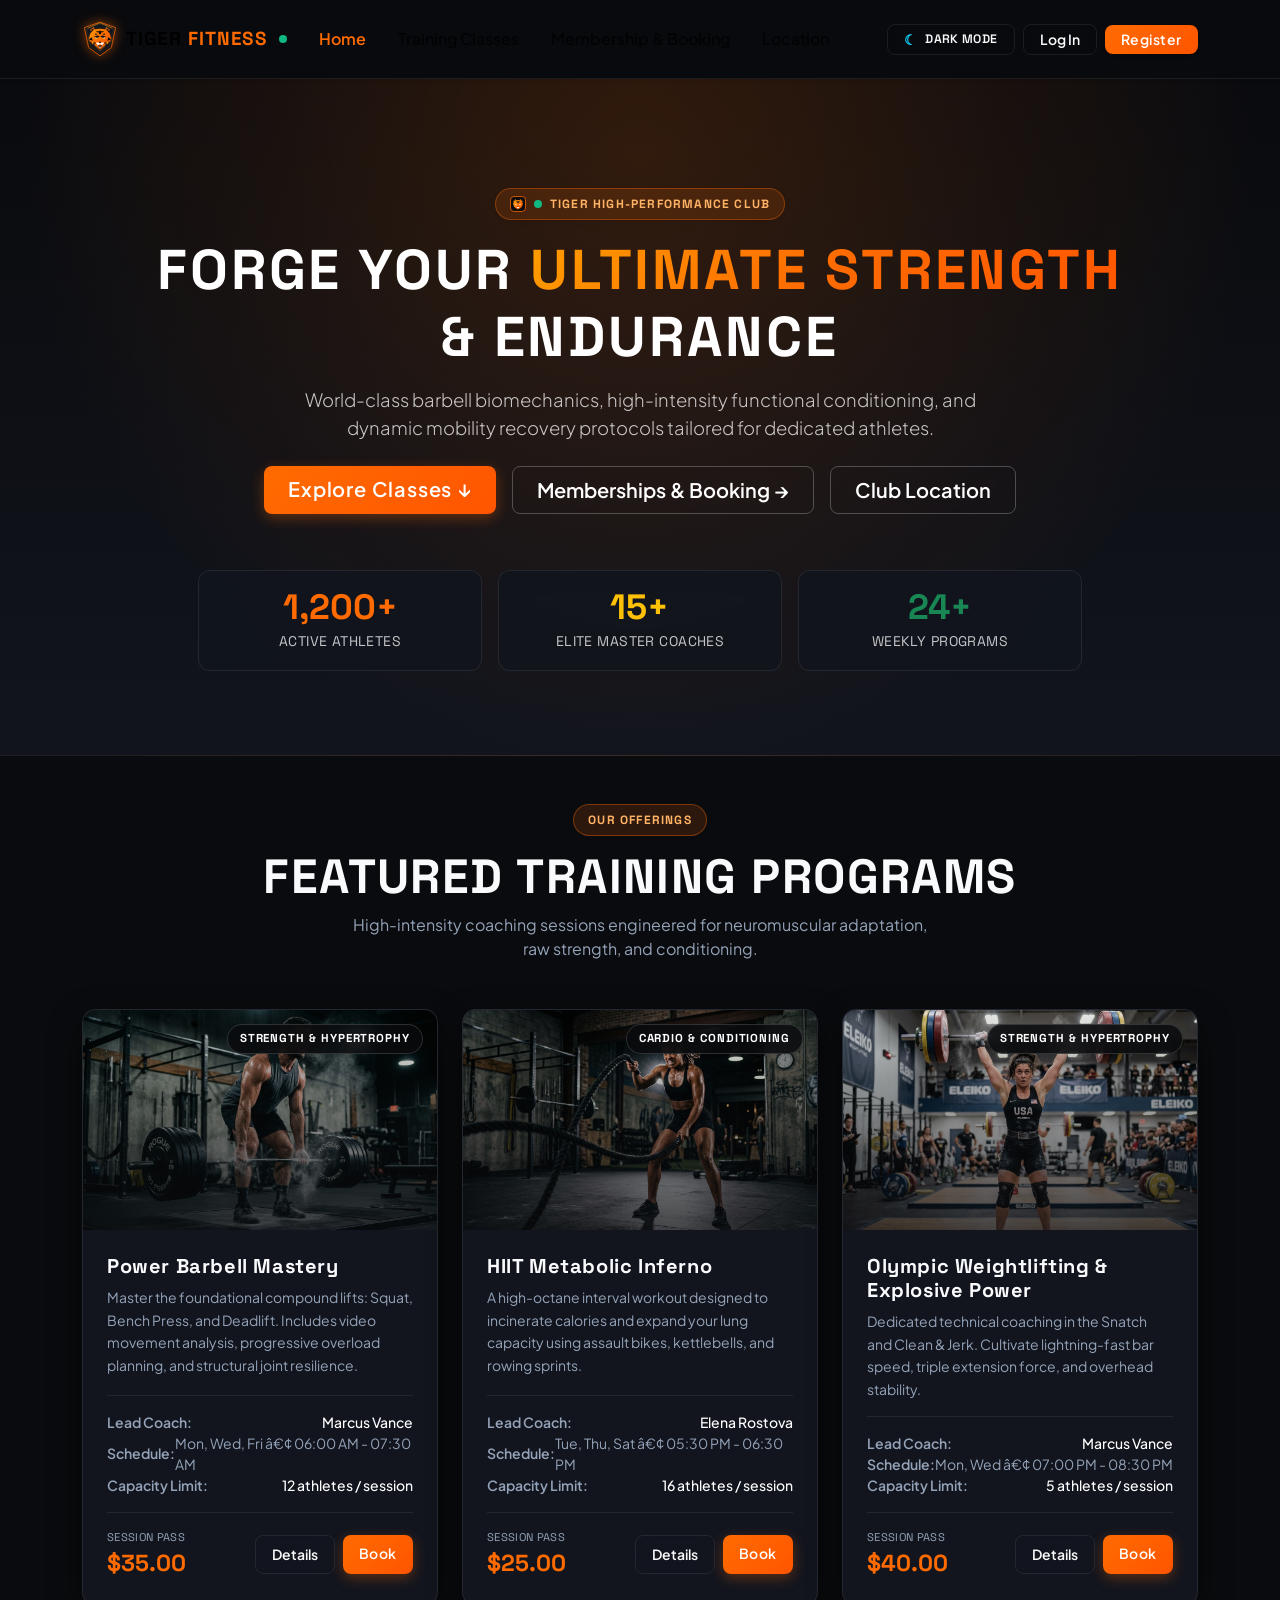
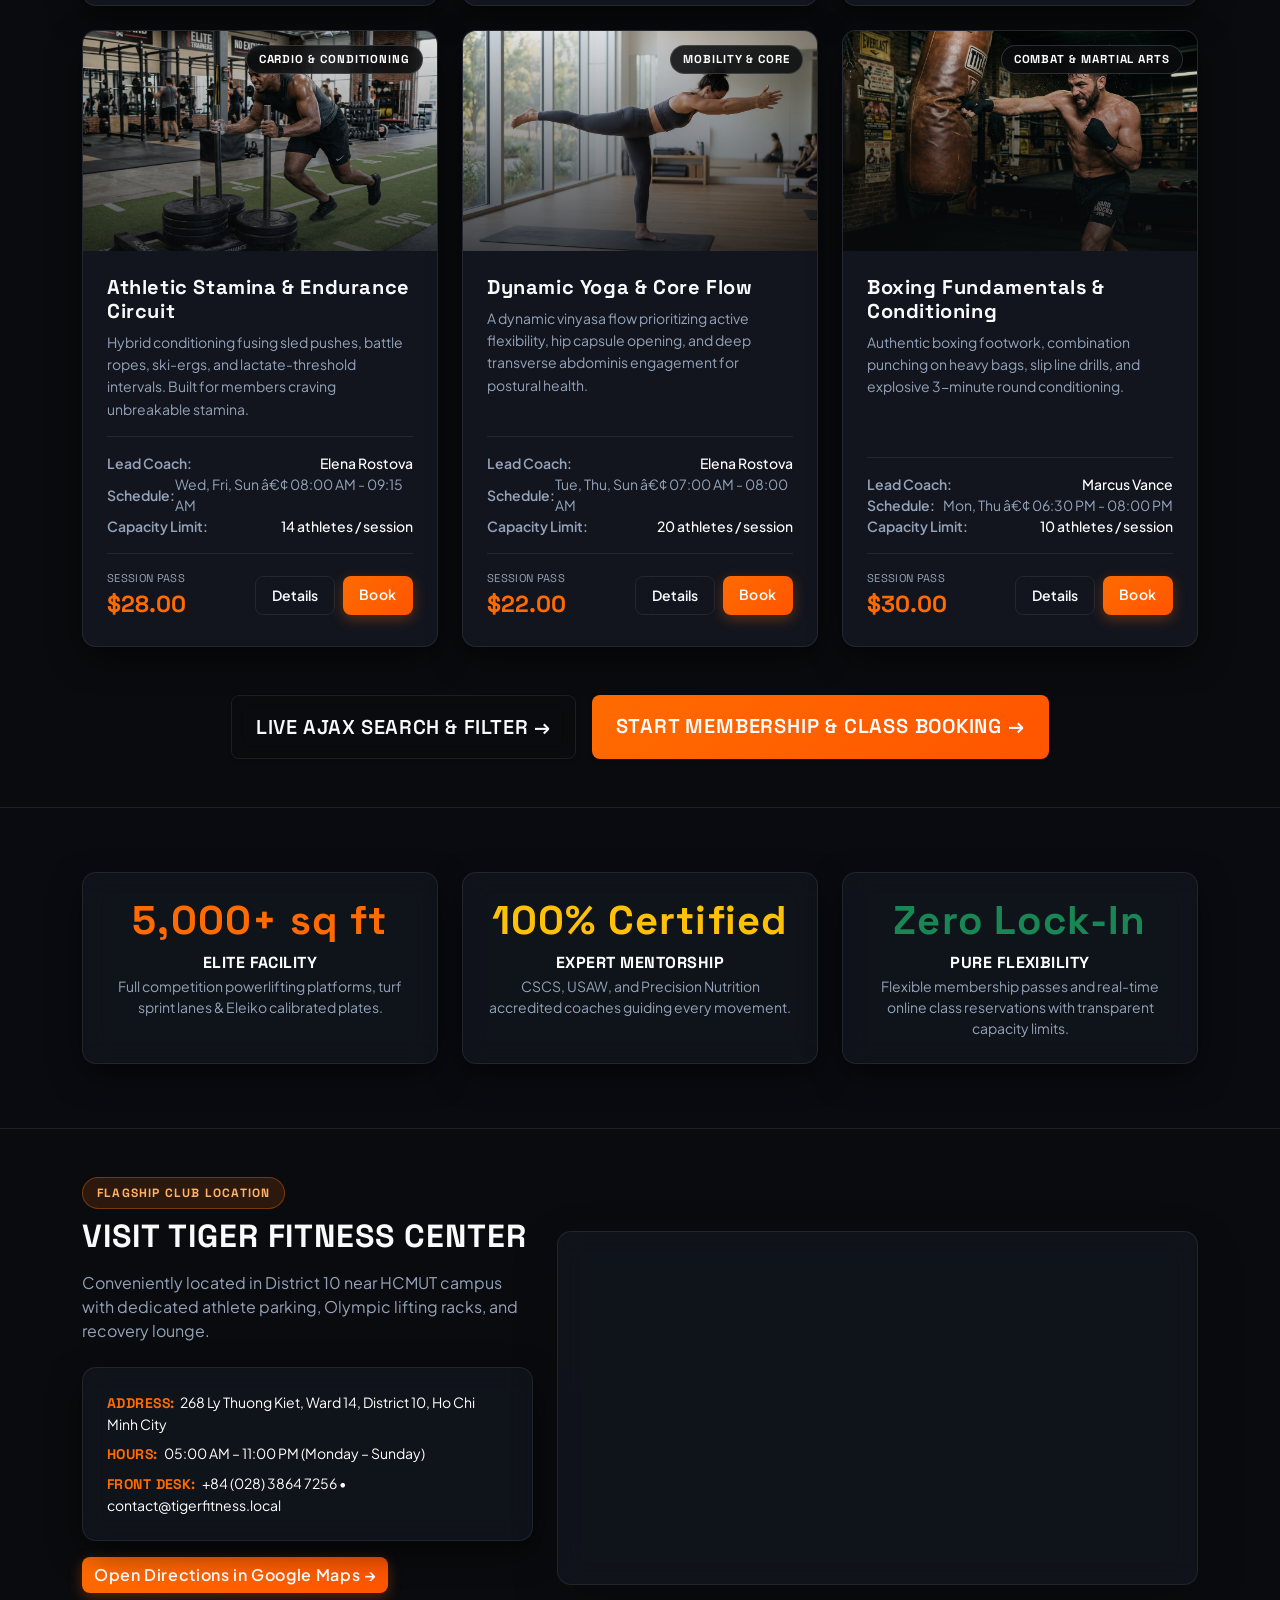
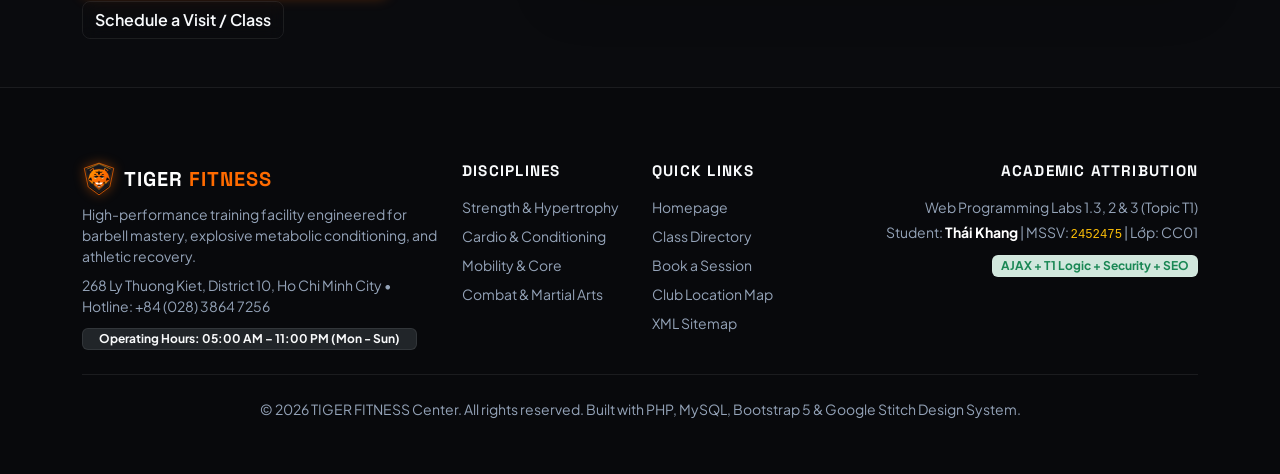
<file: netlify_dist/index.html>
<!DOCTYPE html>
<html lang="en">
<head>
  <meta charset="UTF-8">
  <meta name="viewport" content="width=device-width, initial-scale=1.0">
    <title>TIGER FITNESS - Strength, Conditioning &amp; Athletic Training Center</title>
  <meta name="description" content="Train at Tiger Fitness Center in District 10, Ho Chi Minh City. Explore barbell mastery, HIIT conditioning, Olympic lifting, yoga mobility, and book classes online.">
  <meta name="keywords" content="Tiger Fitness, Gym Ho Chi Minh City, strength training, HIIT workout, Olympic weightlifting, gym membership, class booking">
  <meta name="author" content="Thai Khang - MSSV 2452475 (HCMUT)">
  <meta name="robots" content="index, follow">
  <link rel="canonical" href="index.html">

  <!-- Open Graph / Social SEO Tags -->
  <meta property="og:site_name" content="TIGER FITNESS Center">
  <meta property="og:type" content="website">
  <meta property="og:title" content="TIGER FITNESS - Strength, Conditioning &amp; Athletic Training Center">
  <meta property="og:description" content="Train at Tiger Fitness Center in District 10, Ho Chi Minh City. Explore barbell mastery, HIIT conditioning, Olympic lifting, yoga mobility, and book classes online.">
  <meta property="og:url" content="index.html">

  <!-- JSON-LD Structured Data -->
  <script type="application/ld+json">{"@context":"https://schema.org","@type":"ExerciseGym","name":"TIGER FITNESS Center","description":"Train at Tiger Fitness Center in District 10, Ho Chi Minh City. Explore barbell mastery, HIIT conditioning, Olympic lifting, yoga mobility, and book classes online.","url":"index.html","telephone":"+84-28-3864-7256","address":{"@type":"PostalAddress","streetAddress":"268 Ly Thuong Kiet, Ward 14, District 10","addressLocality":"Ho Chi Minh City","addressCountry":"VN"},"openingHours":"Mo-Su 05:00-23:00"}</script>
  <link rel="icon" type="image/svg+xml" href="images/favicon.svg">
  <link href="https://cdn.jsdelivr.net/npm/bootstrap@5.3.0/dist/css/bootstrap.min.css" rel="stylesheet">
  <link rel="stylesheet" href="css/style.css">
</head>
<body class="" data-bs-theme="light">

<script>
  (function() {
    var theme = "light";
    document.documentElement.setAttribute('data-bs-theme', theme);
    if (document.body) {
      if (theme === 'dark') {
        document.body.classList.add('theme-dark');
      } else {
        document.body.classList.remove('theme-dark');
      }
    }
  })();
</script>
<header>
  <nav class="navbar navbar-expand-lg glass-navbar sticky-top shadow-sm py-3" aria-label="Main navigation">
    <div class="container">
      <a class="navbar-brand fw-bold text-uppercase d-flex align-items-center gap-2" href="index.html">
        <img src="images/tiger-logo.svg" alt="Tiger Fitness 2D Emblem" width="36" height="36" style="filter: drop-shadow(0 0 6px rgba(255, 107, 0, 0.5));">
        <span class="font-headline" style="letter-spacing: 0.06em; font-size: 1.18rem;">TIGER <span style="color: var(--tiger-orange);">FITNESS</span></span>
        <span class="live-beacon ms-1 d-none d-sm-inline-block" title="Tiger Core Systems Online"></span>
      </a>
      <button
        class="navbar-toggler border-0 shadow-none"
        type="button"
        data-bs-toggle="collapse"
        data-bs-target="#mainNavbar"
        aria-controls="mainNavbar"
        aria-expanded="false"
        aria-label="Toggle navigation">
        <span class="navbar-toggler-icon"></span>
      </button>
      <div class="collapse navbar-collapse" id="mainNavbar">
        <ul class="navbar-nav me-auto mb-2 mb-lg-0 align-items-lg-center">
          <li class="nav-item">
            <a class="nav-link fw-semibold px-3 active text-tiger" href="index.html">Home</a>
          </li>
          <li class="nav-item">
            <a class="nav-link fw-semibold px-3 " href="classes.html">Training Classes</a>
          </li>
          <li class="nav-item">
            <a class="nav-link fw-semibold px-3 " href="bookings.html">Membership &amp; Booking</a>
          </li>
          <li class="nav-item">
            <a class="nav-link fw-semibold px-3" href="index.html#location">Location</a>
          </li>
                            </ul>

        <ul class="navbar-nav ms-auto mb-2 mb-lg-0 align-items-lg-center gap-2">
          <!-- Theme Toggle (Cookie: apex_theme, 30 days) -->
          <li class="nav-item">
            <a href="javascript:void(0)" onclick="toggleNetlifyTheme()"
               class="btn btn-sm btn-outline-apex d-flex align-items-center gap-2 px-3 py-1"
               title="Switch to Dark Gym Mode (Cookie-persisted for 30 days)">
                              <span class="text-info" aria-hidden="true">&#9790;</span> <span class="small font-headline">DARK MODE</span>
                          </a>
          </li>

                      <li class="nav-item">
              <a class="btn btn-outline-apex btn-sm px-3" href="login.html">
                Log In
              </a>
            </li>
            <li class="nav-item">
              <a class="btn btn-danger btn-sm px-3 shadow-sm" href="register.html">
                Register
              </a>
            </li>
                  </ul>
      </div>
    </div>
  </nav>
</header>

<main>
  <!-- High-Octane Hero Section -->
  <section class="hero-section text-white" aria-labelledby="hero-heading">
    <div class="container text-center py-4">
      <div class="hero-badge mb-3 shadow-sm">
        <img src="images/favicon.svg" alt="Tiger Fitness Emblem" width="16" height="16">
        <span class="live-beacon"></span>
        <span>Tiger High-Performance Club</span>
      </div>

      <h1 id="hero-heading" class="display-4 fw-bold mb-3 text-uppercase font-headline" style="letter-spacing: 0.05em; max-width: 980px; margin: 0 auto;">
        Forge Your <span class="hero-gradient-text">Ultimate Strength</span> &amp; Endurance
      </h1>

      <p class="lead opacity-75 mb-4 mx-auto" style="max-width: 720px; font-size: 1.15rem;">
        World-class barbell biomechanics, high-intensity functional conditioning, and dynamic mobility recovery protocols tailored for dedicated athletes.
      </p>

      <div class="d-flex justify-content-center gap-3 mb-5 flex-wrap">
        <a href="#items" class="btn btn-apex-crimson btn-lg px-4 py-2 fw-semibold">
          Explore Classes &darr;
        </a>
        <a href="bookings.html" class="btn btn-outline-apex text-white border-light border-opacity-25 btn-lg px-4 py-2 fw-semibold">
          Memberships &amp; Booking &rarr;
        </a>
        <a href="#location" class="btn btn-outline-apex text-white border-light border-opacity-25 btn-lg px-4 py-2 fw-semibold">
          Club Location
        </a>
      </div>

      <!-- Performance Metrics Bar -->
      <div class="row g-3 justify-content-center mx-auto pt-2" style="max-width: 900px;">
        <div class="col-12 col-md-4">
          <div class="stats-card text-center h-100">
            <div class="stats-value mb-1" style="color: var(--tiger-orange);">1,200+</div>
            <span class="small opacity-75 font-headline text-uppercase">Active Athletes</span>
          </div>
        </div>
        <div class="col-12 col-md-4">
          <div class="stats-card text-center h-100">
            <div class="stats-value text-warning mb-1">15+</div>
            <span class="small opacity-75 font-headline text-uppercase">Elite Master Coaches</span>
          </div>
        </div>
        <div class="col-12 col-md-4">
          <div class="stats-card text-center h-100">
            <div class="stats-value text-success mb-1">24+</div>
            <span class="small opacity-75 font-headline text-uppercase">Weekly Programs</span>
          </div>
        </div>
      </div>
    </div>
  </section>

  <!-- Item Catalog (Dynamic MySQL Database Integration) -->
  <section class="py-5" id="items" aria-labelledby="catalog-heading">
    <div class="container">
      <!-- Personalized 'Welcome Back' Cookie Banner (Task 5.2) -->
      
      <div class="text-center mb-5">
        <span class="hero-badge mb-2">Our Offerings</span>
        <h2 id="catalog-heading" class="display-5 fw-bold font-headline mt-1 text-uppercase">Featured Training Programs</h2>
        <p class="text-secondary mx-auto" style="max-width: 600px;">
          High-intensity coaching sessions engineered for neuromuscular adaptation, raw strength, and conditioning.
        </p>
      </div>

              <div class="row g-4">
                      <div class="col-12 col-md-6 col-lg-4">
              <article class="class-card h-100">
                <div class="class-card-img-wrap">
                  <img
                    src="images/item1.jpg"
                    alt="Power Barbell Mastery - Strength &amp; Hypertrophy class coached by Marcus Vance">
                  <div class="class-card-overlay"></div>
                  <span class="class-discipline-badge">
                    Strength &amp; Hypertrophy                  </span>
                </div>
                <div class="card-body d-flex flex-column p-4">
                  <h3 class="h5 card-title fw-bold font-headline mb-2" style="font-size: 1.25rem;">
                    Power Barbell Mastery                  </h3>
                  <p class="card-text text-secondary small flex-grow-1 mb-3" style="line-height: 1.6;">
                    Master the foundational compound lifts: Squat, Bench Press, and Deadlift. Includes video movement analysis, progressive overload planning, and structural joint resilience.                  </p>

                  <div class="pt-3 border-top border-secondary border-opacity-25 mb-3">
                    <div class="d-flex align-items-center justify-content-between small text-secondary mb-1.5">
                      <span class="fw-semibold">Lead Coach:</span>
                      <span class="text-white fw-medium">Marcus Vance</span>
                    </div>
                    <div class="d-flex align-items-center justify-content-between small text-secondary mb-1.5">
                      <span class="fw-semibold">Schedule:</span>
                      <span class="opacity-90">Mon, Wed, Fri â€¢ 06:00 AM - 07:30 AM</span>
                    </div>
                    <div class="d-flex align-items-center justify-content-between small text-secondary">
                      <span class="fw-semibold">Capacity Limit:</span>
                      <span class="text-white fw-medium">12 athletes / session</span>
                    </div>
                  </div>

                  <div class="d-flex align-items-center justify-content-between pt-3 border-top border-secondary border-opacity-25 gap-2">
                    <div>
                      <span class="small text-secondary d-block font-headline text-uppercase" style="font-size: 0.7rem;">Session Pass</span>
                      <span class="class-price-tag">$35.00</span>
                    </div>
                    <div class="d-flex gap-2">
                      <a href="item_details_1.html"
                         class="btn btn-sm btn-outline-apex px-3 py-2 fw-semibold">
                        Details
                      </a>
                      <a href="bookings.html?class_id=1"
                         class="btn btn-sm btn-apex-crimson px-3 py-2 fw-semibold">
                        Book
                      </a>
                    </div>
                  </div>
                </div>
              </article>
            </div>
                      <div class="col-12 col-md-6 col-lg-4">
              <article class="class-card h-100">
                <div class="class-card-img-wrap">
                  <img
                    src="images/item2.jpg"
                    alt="HIIT Metabolic Inferno - Cardio &amp; Conditioning class coached by Elena Rostova">
                  <div class="class-card-overlay"></div>
                  <span class="class-discipline-badge">
                    Cardio &amp; Conditioning                  </span>
                </div>
                <div class="card-body d-flex flex-column p-4">
                  <h3 class="h5 card-title fw-bold font-headline mb-2" style="font-size: 1.25rem;">
                    HIIT Metabolic Inferno                  </h3>
                  <p class="card-text text-secondary small flex-grow-1 mb-3" style="line-height: 1.6;">
                    A high-octane interval workout designed to incinerate calories and expand your lung capacity using assault bikes, kettlebells, and rowing sprints.                  </p>

                  <div class="pt-3 border-top border-secondary border-opacity-25 mb-3">
                    <div class="d-flex align-items-center justify-content-between small text-secondary mb-1.5">
                      <span class="fw-semibold">Lead Coach:</span>
                      <span class="text-white fw-medium">Elena Rostova</span>
                    </div>
                    <div class="d-flex align-items-center justify-content-between small text-secondary mb-1.5">
                      <span class="fw-semibold">Schedule:</span>
                      <span class="opacity-90">Tue, Thu, Sat â€¢ 05:30 PM - 06:30 PM</span>
                    </div>
                    <div class="d-flex align-items-center justify-content-between small text-secondary">
                      <span class="fw-semibold">Capacity Limit:</span>
                      <span class="text-white fw-medium">16 athletes / session</span>
                    </div>
                  </div>

                  <div class="d-flex align-items-center justify-content-between pt-3 border-top border-secondary border-opacity-25 gap-2">
                    <div>
                      <span class="small text-secondary d-block font-headline text-uppercase" style="font-size: 0.7rem;">Session Pass</span>
                      <span class="class-price-tag">$25.00</span>
                    </div>
                    <div class="d-flex gap-2">
                      <a href="item_details_2.html"
                         class="btn btn-sm btn-outline-apex px-3 py-2 fw-semibold">
                        Details
                      </a>
                      <a href="bookings.html?class_id=2"
                         class="btn btn-sm btn-apex-crimson px-3 py-2 fw-semibold">
                        Book
                      </a>
                    </div>
                  </div>
                </div>
              </article>
            </div>
                      <div class="col-12 col-md-6 col-lg-4">
              <article class="class-card h-100">
                <div class="class-card-img-wrap">
                  <img
                    src="images/item3.jpg"
                    alt="Olympic Weightlifting &amp; Explosive Power - Strength &amp; Hypertrophy class coached by Marcus Vance">
                  <div class="class-card-overlay"></div>
                  <span class="class-discipline-badge">
                    Strength &amp; Hypertrophy                  </span>
                </div>
                <div class="card-body d-flex flex-column p-4">
                  <h3 class="h5 card-title fw-bold font-headline mb-2" style="font-size: 1.25rem;">
                    Olympic Weightlifting &amp; Explosive Power                  </h3>
                  <p class="card-text text-secondary small flex-grow-1 mb-3" style="line-height: 1.6;">
                    Dedicated technical coaching in the Snatch and Clean &amp; Jerk. Cultivate lightning-fast bar speed, triple extension force, and overhead stability.                  </p>

                  <div class="pt-3 border-top border-secondary border-opacity-25 mb-3">
                    <div class="d-flex align-items-center justify-content-between small text-secondary mb-1.5">
                      <span class="fw-semibold">Lead Coach:</span>
                      <span class="text-white fw-medium">Marcus Vance</span>
                    </div>
                    <div class="d-flex align-items-center justify-content-between small text-secondary mb-1.5">
                      <span class="fw-semibold">Schedule:</span>
                      <span class="opacity-90">Mon, Wed â€¢ 07:00 PM - 08:30 PM</span>
                    </div>
                    <div class="d-flex align-items-center justify-content-between small text-secondary">
                      <span class="fw-semibold">Capacity Limit:</span>
                      <span class="text-white fw-medium">5 athletes / session</span>
                    </div>
                  </div>

                  <div class="d-flex align-items-center justify-content-between pt-3 border-top border-secondary border-opacity-25 gap-2">
                    <div>
                      <span class="small text-secondary d-block font-headline text-uppercase" style="font-size: 0.7rem;">Session Pass</span>
                      <span class="class-price-tag">$40.00</span>
                    </div>
                    <div class="d-flex gap-2">
                      <a href="item_details_3.html"
                         class="btn btn-sm btn-outline-apex px-3 py-2 fw-semibold">
                        Details
                      </a>
                      <a href="bookings.html?class_id=3"
                         class="btn btn-sm btn-apex-crimson px-3 py-2 fw-semibold">
                        Book
                      </a>
                    </div>
                  </div>
                </div>
              </article>
            </div>
                      <div class="col-12 col-md-6 col-lg-4">
              <article class="class-card h-100">
                <div class="class-card-img-wrap">
                  <img
                    src="images/item4.jpg"
                    alt="Athletic Stamina &amp; Endurance Circuit - Cardio &amp; Conditioning class coached by Elena Rostova">
                  <div class="class-card-overlay"></div>
                  <span class="class-discipline-badge">
                    Cardio &amp; Conditioning                  </span>
                </div>
                <div class="card-body d-flex flex-column p-4">
                  <h3 class="h5 card-title fw-bold font-headline mb-2" style="font-size: 1.25rem;">
                    Athletic Stamina &amp; Endurance Circuit                  </h3>
                  <p class="card-text text-secondary small flex-grow-1 mb-3" style="line-height: 1.6;">
                    Hybrid conditioning fusing sled pushes, battle ropes, ski-ergs, and lactate-threshold intervals. Built for members craving unbreakable stamina.                  </p>

                  <div class="pt-3 border-top border-secondary border-opacity-25 mb-3">
                    <div class="d-flex align-items-center justify-content-between small text-secondary mb-1.5">
                      <span class="fw-semibold">Lead Coach:</span>
                      <span class="text-white fw-medium">Elena Rostova</span>
                    </div>
                    <div class="d-flex align-items-center justify-content-between small text-secondary mb-1.5">
                      <span class="fw-semibold">Schedule:</span>
                      <span class="opacity-90">Wed, Fri, Sun â€¢ 08:00 AM - 09:15 AM</span>
                    </div>
                    <div class="d-flex align-items-center justify-content-between small text-secondary">
                      <span class="fw-semibold">Capacity Limit:</span>
                      <span class="text-white fw-medium">14 athletes / session</span>
                    </div>
                  </div>

                  <div class="d-flex align-items-center justify-content-between pt-3 border-top border-secondary border-opacity-25 gap-2">
                    <div>
                      <span class="small text-secondary d-block font-headline text-uppercase" style="font-size: 0.7rem;">Session Pass</span>
                      <span class="class-price-tag">$28.00</span>
                    </div>
                    <div class="d-flex gap-2">
                      <a href="item_details_4.html"
                         class="btn btn-sm btn-outline-apex px-3 py-2 fw-semibold">
                        Details
                      </a>
                      <a href="bookings.html?class_id=4"
                         class="btn btn-sm btn-apex-crimson px-3 py-2 fw-semibold">
                        Book
                      </a>
                    </div>
                  </div>
                </div>
              </article>
            </div>
                      <div class="col-12 col-md-6 col-lg-4">
              <article class="class-card h-100">
                <div class="class-card-img-wrap">
                  <img
                    src="images/item5.jpg"
                    alt="Dynamic Yoga &amp; Core Flow - Mobility &amp; Core class coached by Elena Rostova">
                  <div class="class-card-overlay"></div>
                  <span class="class-discipline-badge">
                    Mobility &amp; Core                  </span>
                </div>
                <div class="card-body d-flex flex-column p-4">
                  <h3 class="h5 card-title fw-bold font-headline mb-2" style="font-size: 1.25rem;">
                    Dynamic Yoga &amp; Core Flow                  </h3>
                  <p class="card-text text-secondary small flex-grow-1 mb-3" style="line-height: 1.6;">
                    A dynamic vinyasa flow prioritizing active flexibility, hip capsule opening, and deep transverse abdominis engagement for postural health.                  </p>

                  <div class="pt-3 border-top border-secondary border-opacity-25 mb-3">
                    <div class="d-flex align-items-center justify-content-between small text-secondary mb-1.5">
                      <span class="fw-semibold">Lead Coach:</span>
                      <span class="text-white fw-medium">Elena Rostova</span>
                    </div>
                    <div class="d-flex align-items-center justify-content-between small text-secondary mb-1.5">
                      <span class="fw-semibold">Schedule:</span>
                      <span class="opacity-90">Tue, Thu, Sun â€¢ 07:00 AM - 08:00 AM</span>
                    </div>
                    <div class="d-flex align-items-center justify-content-between small text-secondary">
                      <span class="fw-semibold">Capacity Limit:</span>
                      <span class="text-white fw-medium">20 athletes / session</span>
                    </div>
                  </div>

                  <div class="d-flex align-items-center justify-content-between pt-3 border-top border-secondary border-opacity-25 gap-2">
                    <div>
                      <span class="small text-secondary d-block font-headline text-uppercase" style="font-size: 0.7rem;">Session Pass</span>
                      <span class="class-price-tag">$22.00</span>
                    </div>
                    <div class="d-flex gap-2">
                      <a href="item_details_5.html"
                         class="btn btn-sm btn-outline-apex px-3 py-2 fw-semibold">
                        Details
                      </a>
                      <a href="bookings.html?class_id=5"
                         class="btn btn-sm btn-apex-crimson px-3 py-2 fw-semibold">
                        Book
                      </a>
                    </div>
                  </div>
                </div>
              </article>
            </div>
                      <div class="col-12 col-md-6 col-lg-4">
              <article class="class-card h-100">
                <div class="class-card-img-wrap">
                  <img
                    src="images/item6.jpg"
                    alt="Boxing Fundamentals &amp; Conditioning - Combat &amp; Martial Arts class coached by Marcus Vance">
                  <div class="class-card-overlay"></div>
                  <span class="class-discipline-badge">
                    Combat &amp; Martial Arts                  </span>
                </div>
                <div class="card-body d-flex flex-column p-4">
                  <h3 class="h5 card-title fw-bold font-headline mb-2" style="font-size: 1.25rem;">
                    Boxing Fundamentals &amp; Conditioning                  </h3>
                  <p class="card-text text-secondary small flex-grow-1 mb-3" style="line-height: 1.6;">
                    Authentic boxing footwork, combination punching on heavy bags, slip line drills, and explosive 3-minute round conditioning.                  </p>

                  <div class="pt-3 border-top border-secondary border-opacity-25 mb-3">
                    <div class="d-flex align-items-center justify-content-between small text-secondary mb-1.5">
                      <span class="fw-semibold">Lead Coach:</span>
                      <span class="text-white fw-medium">Marcus Vance</span>
                    </div>
                    <div class="d-flex align-items-center justify-content-between small text-secondary mb-1.5">
                      <span class="fw-semibold">Schedule:</span>
                      <span class="opacity-90">Mon, Thu â€¢ 06:30 PM - 08:00 PM</span>
                    </div>
                    <div class="d-flex align-items-center justify-content-between small text-secondary">
                      <span class="fw-semibold">Capacity Limit:</span>
                      <span class="text-white fw-medium">10 athletes / session</span>
                    </div>
                  </div>

                  <div class="d-flex align-items-center justify-content-between pt-3 border-top border-secondary border-opacity-25 gap-2">
                    <div>
                      <span class="small text-secondary d-block font-headline text-uppercase" style="font-size: 0.7rem;">Session Pass</span>
                      <span class="class-price-tag">$30.00</span>
                    </div>
                    <div class="d-flex gap-2">
                      <a href="item_details_6.html"
                         class="btn btn-sm btn-outline-apex px-3 py-2 fw-semibold">
                        Details
                      </a>
                      <a href="bookings.html?class_id=6"
                         class="btn btn-sm btn-apex-crimson px-3 py-2 fw-semibold">
                        Book
                      </a>
                    </div>
                  </div>
                </div>
              </article>
            </div>
                  </div>

        <div class="text-center mt-5 d-flex justify-content-center gap-3 flex-wrap">
          <a href="classes.html" class="btn btn-outline-apex btn-lg px-4 py-3 font-headline fw-semibold text-uppercase shadow-sm">
            Live AJAX Search &amp; Filter &rarr;
          </a>
          <a href="bookings.html" class="btn btn-apex-crimson btn-lg px-4 py-3 font-headline fw-semibold text-uppercase shadow-sm">
            Start Membership &amp; Class Booking &rarr;
          </a>
        </div>
          </div>
  </section>

  <!-- Additional Gym Highlights Section -->
  <section class="py-5 border-top border-secondary border-opacity-25" id="trainers" aria-labelledby="highlights-heading" style="background: rgba(17, 24, 39, 0.08);">
    <div class="container text-center py-3">
      <h2 id="highlights-heading" class="visually-hidden">Tiger Fitness Club Highlights</h2>
      <div class="row g-4 justify-content-center">
        <div class="col-12 col-md-4">
          <div class="glass-panel p-4 h-100">
            <div class="display-6 font-headline fw-bold text-tiger mb-2">5,000+ sq ft</div>
            <h3 class="h6 font-headline text-uppercase fw-bold text-white mb-1">Elite Facility</h3>
            <p class="text-secondary small mb-0">Full competition powerlifting platforms, turf sprint lanes &amp; Eleiko calibrated plates.</p>
          </div>
        </div>
        <div class="col-12 col-md-4">
          <div class="glass-panel p-4 h-100">
            <div class="display-6 font-headline fw-bold text-warning mb-2">100% Certified</div>
            <h3 class="h6 font-headline text-uppercase fw-bold text-white mb-1">Expert Mentorship</h3>
            <p class="text-secondary small mb-0">CSCS, USAW, and Precision Nutrition accredited coaches guiding every movement.</p>
          </div>
        </div>
        <div class="col-12 col-md-4">
          <div class="glass-panel p-4 h-100">
            <div class="display-6 font-headline fw-bold text-success mb-2">Zero Lock-In</div>
            <h3 class="h6 font-headline text-uppercase fw-bold text-white mb-1">Pure Flexibility</h3>
            <p class="text-secondary small mb-0">Flexible membership passes and real-time online class reservations with transparent capacity limits.</p>
          </div>
        </div>
      </div>
    </div>
  </section>

  <!-- LAB 3 TASK 6: Location & External Map Integration -->
  <section class="py-5 border-top border-secondary border-opacity-25" id="location" aria-labelledby="location-heading">
    <div class="container">
      <div class="row g-4 align-items-center">
        <div class="col-12 col-lg-5">
          <span class="hero-badge mb-2">Flagship Club Location</span>
          <h2 id="location-heading" class="h2 fw-bold font-headline text-uppercase mb-3">Visit Tiger Fitness Center</h2>
          <p class="text-secondary mb-4">
            Conveniently located in District 10 near HCMUT campus with dedicated athlete parking, Olympic lifting racks, and recovery lounge.
          </p>

          <div class="glass-panel p-4 mb-3">
            <ul class="list-unstyled mb-0 small d-flex flex-column gap-2">
              <li>
                <strong class="text-tiger text-uppercase font-headline">Address:</strong>
                <span class="text-white ms-1">268 Ly Thuong Kiet, Ward 14, District 10, Ho Chi Minh City</span>
              </li>
              <li>
                <strong class="text-tiger text-uppercase font-headline">Hours:</strong>
                <span class="text-white ms-1">05:00 AM – 11:00 PM (Monday – Sunday)</span>
              </li>
              <li>
                <strong class="text-tiger text-uppercase font-headline">Front Desk:</strong>
                <span class="text-white ms-1">+84 (028) 3864 7256 &bull; contact@tigerfitness.local</span>
              </li>
            </ul>
          </div>

          <div class="d-flex flex-wrap gap-2">
            <a
              href="https://maps.google.com/?q=268+Ly+Thuong+Kiet+District+10+Ho+Chi+Minh+City"
              target="_blank"
              rel="noopener noreferrer"
              class="btn btn-apex-crimson fw-semibold">
              Open Directions in Google Maps &rarr;
            </a>
            <a href="bookings.html" class="btn btn-outline-apex fw-semibold">
              Schedule a Visit / Class
            </a>
          </div>
        </div>

        <div class="col-12 col-lg-7">
          <div class="glass-panel p-2 overflow-hidden shadow-lg">
            <iframe
              class="map-embed-frame"
              title="Tiger Fitness Center District 10 Location Map"
              loading="lazy"
              referrerpolicy="no-referrer-when-downgrade"
              src="https://maps.google.com/maps?q=268%20Ly%20Thuong%20Kiet%2C%20District%2010%2C%20Ho%20Chi%20Minh%20City&amp;t=&amp;z=15&amp;ie=UTF8&amp;iwloc=&amp;output=embed">
            </iframe>
          </div>
        </div>
      </div>
    </div>
  </section>
</main>

<footer class="apex-footer mt-auto">
  <div class="container py-4">
    <div class="row g-4 align-items-start">
      <div class="col-12 col-md-4">
        <div class="d-flex align-items-center gap-2 mb-2">
          <img src="images/tiger-logo.svg" alt="Tiger Fitness Brand Logo" width="34" height="34" style="filter: drop-shadow(0 0 6px rgba(255, 107, 0, 0.4));">
          <span class="font-headline fw-bold text-white fs-5" style="letter-spacing: 0.05em;">TIGER <span style="color: var(--tiger-orange);">FITNESS</span></span>
        </div>
        <p class="small text-secondary mb-2" style="max-width: 360px;">
          High-performance training facility engineered for barbell mastery, explosive metabolic conditioning, and athletic recovery.
        </p>
        <p class="small text-secondary mb-2">
          268 Ly Thuong Kiet, District 10, Ho Chi Minh City &bull; Hotline: +84 (028) 3864 7256
        </p>
        <span class="badge bg-dark border border-secondary text-light px-3 py-1 small">
          Operating Hours: 05:00 AM – 11:00 PM (Mon - Sun)
        </span>
      </div>

      <div class="col-6 col-md-2">
        <h6 class="footer-title">Disciplines</h6>
        <ul class="list-unstyled small mb-0 d-flex flex-column gap-2">
          <li><a href="classes.html?category_id=1">Strength &amp; Hypertrophy</a></li>
          <li><a href="classes.html?category_id=2">Cardio &amp; Conditioning</a></li>
          <li><a href="classes.html?category_id=3">Mobility &amp; Core</a></li>
          <li><a href="classes.html?category_id=4">Combat &amp; Martial Arts</a></li>
        </ul>
      </div>

      <div class="col-6 col-md-2">
        <h6 class="footer-title">Quick Links</h6>
        <ul class="list-unstyled small mb-0 d-flex flex-column gap-2">
          <li><a href="index.html">Homepage</a></li>
          <li><a href="classes.html">Class Directory</a></li>
          <li><a href="bookings.html">Book a Session</a></li>
          <li><a href="index.html#location">Club Location Map</a></li>
          <li><a href="sitemap.xml">XML Sitemap</a></li>
        </ul>
      </div>

      <div class="col-12 col-md-4 text-md-end">
        <h6 class="footer-title">Academic Attribution</h6>
        <p class="small text-secondary mb-1">
          Web Programming Labs 1.3, 2 &amp; 3 (Topic T1)
        </p>
        <p class="small text-secondary mb-2">
          Student: <strong class="text-white">Thái Khang</strong> | MSSV: <code class="text-warning">2452475</code> | Lớp: CC01
        </p>
        <span class="badge bg-success-subtle text-success border border-success small px-2 py-1">
          AJAX + T1 Logic + Security + SEO
        </span>
      </div>
    </div>

    <div class="pt-4 mt-4 border-top border-secondary border-opacity-25 text-center text-secondary small">
      &copy; 2026 TIGER FITNESS Center. All rights reserved. Built with PHP, MySQL, Bootstrap 5 &amp; Google Stitch Design System.
    </div>
  </div>
</footer>

<script src="https://cdn.jsdelivr.net/npm/bootstrap@5.3.0/dist/js/bootstrap.bundle.min.js"></script>
<script src="js/netlify-interactive.js"></script>
</body>
</html>
</file>
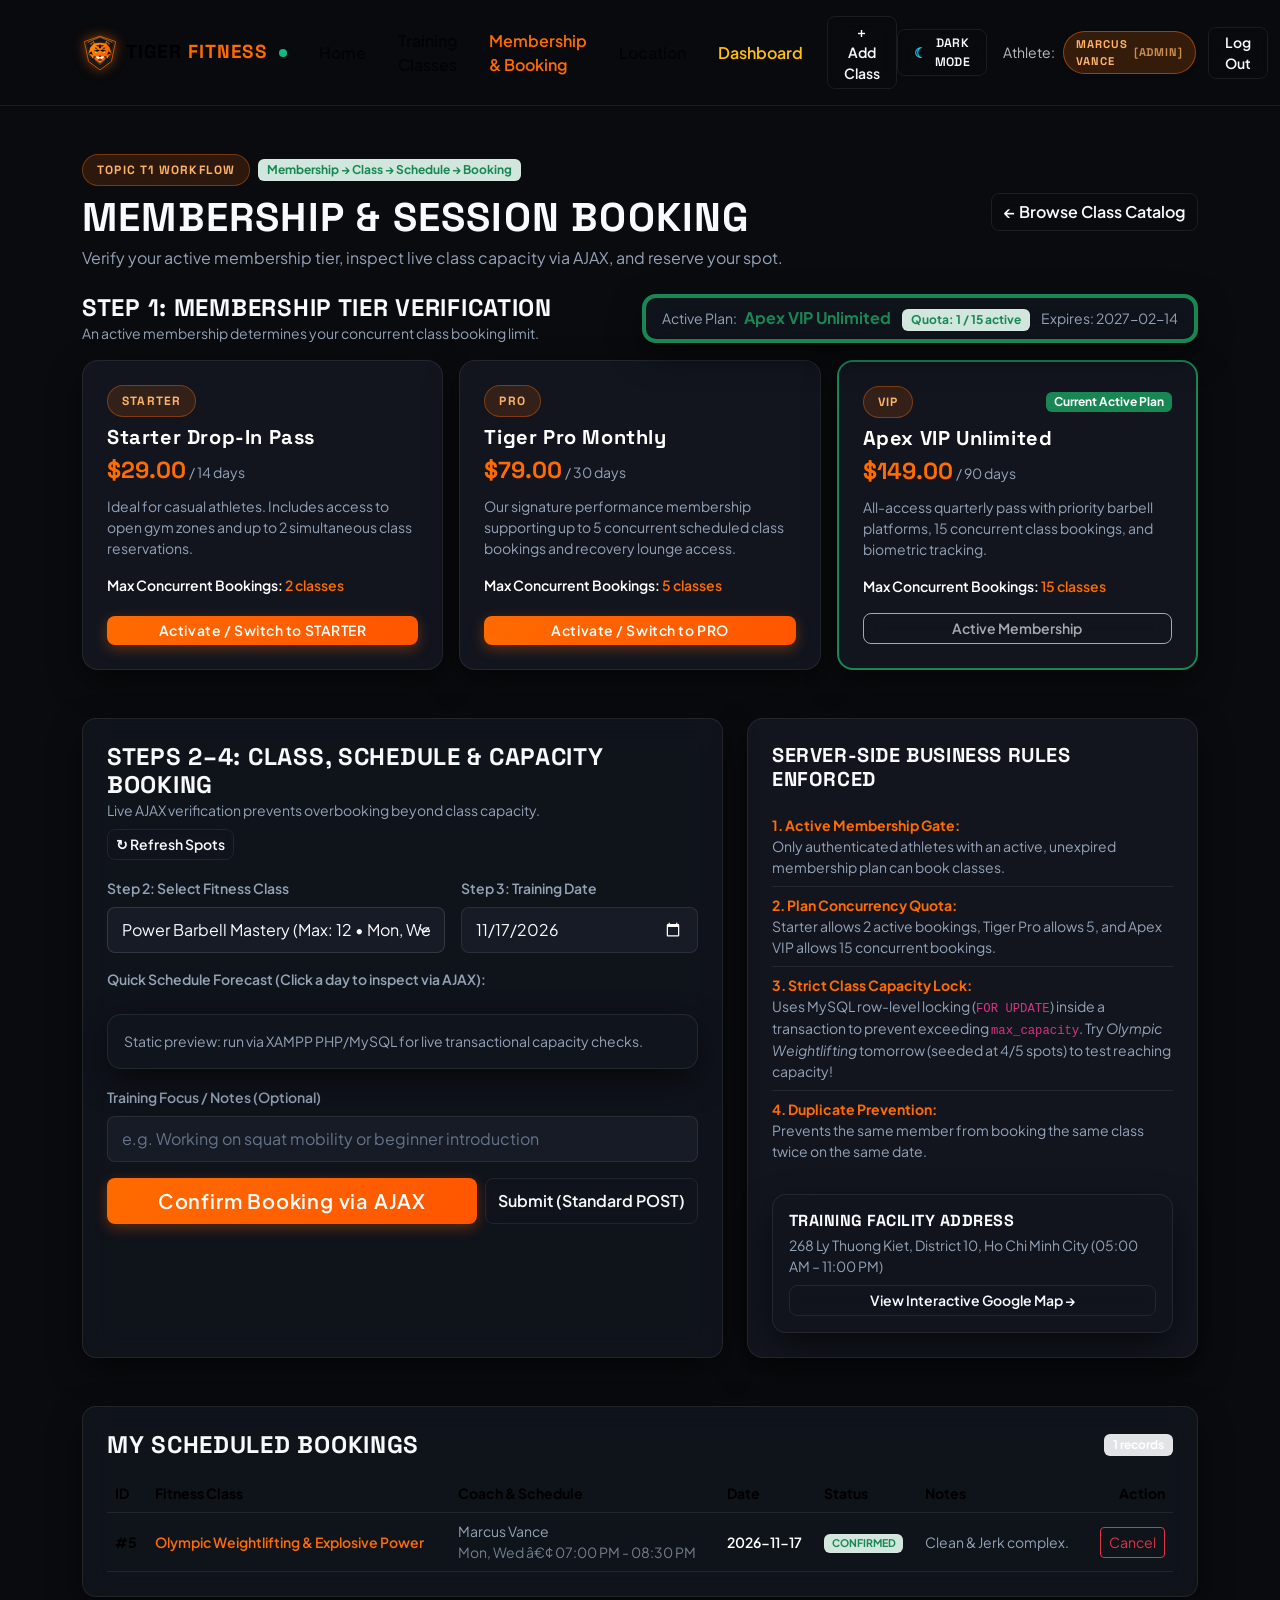
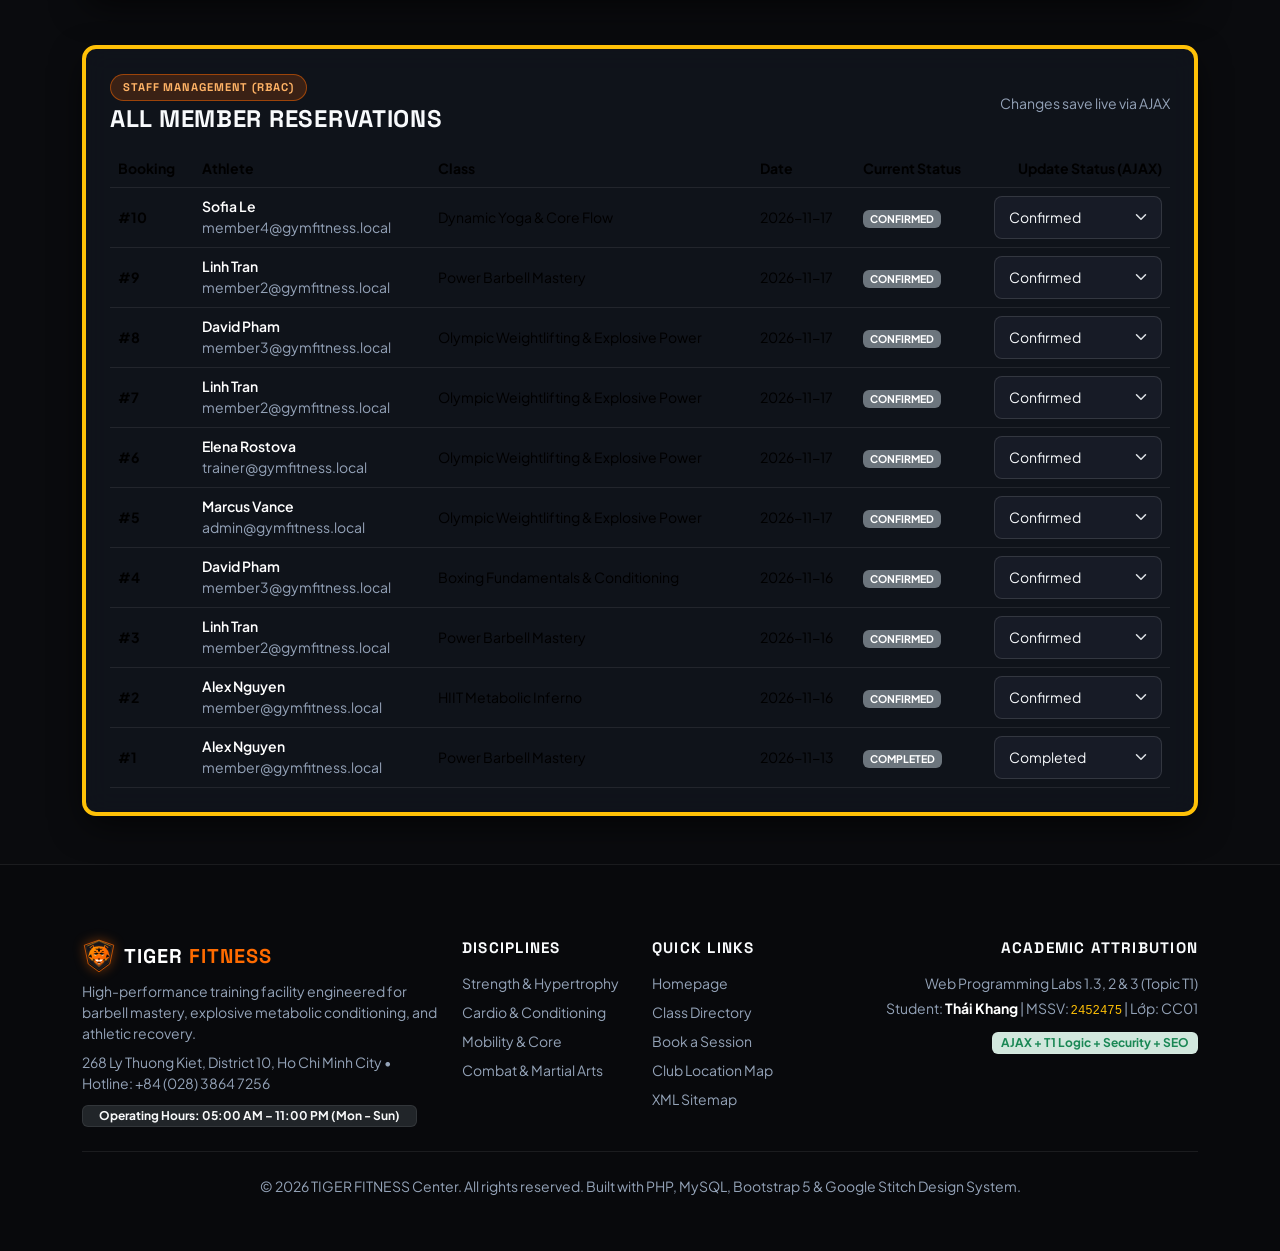
<file: netlify_dist/bookings.html>
<!DOCTYPE html>
<html lang="en">
<head>
  <meta charset="UTF-8">
  <meta name="viewport" content="width=device-width, initial-scale=1.0">
    <title>Membership Plans &amp; Class Booking - TIGER FITNESS</title>
  <meta name="description" content="Activate your Tiger Fitness membership tier, check live class capacity via AJAX, and reserve your upcoming strength or conditioning training session.">
  <meta name="keywords" content="Tiger Fitness membership, gym class booking, class schedule capacity, strength class reservation">
  <meta name="author" content="Thai Khang - MSSV 2452475 (HCMUT)">
  <meta name="robots" content="index, follow">
  <link rel="canonical" href="bookings.html">

  <!-- Open Graph / Social SEO Tags -->
  <meta property="og:site_name" content="TIGER FITNESS Center">
  <meta property="og:type" content="website">
  <meta property="og:title" content="Membership Plans &amp; Class Booking - TIGER FITNESS">
  <meta property="og:description" content="Activate your Tiger Fitness membership tier, check live class capacity via AJAX, and reserve your upcoming strength or conditioning training session.">
  <meta property="og:url" content="bookings.html">

  <!-- JSON-LD Structured Data -->
  <script type="application/ld+json">{"@context":"https://schema.org","@type":"ExerciseGym","name":"TIGER FITNESS Center","description":"Activate your Tiger Fitness membership tier, check live class capacity via AJAX, and reserve your upcoming strength or conditioning training session.","url":"bookings.html","telephone":"+84-28-3864-7256","address":{"@type":"PostalAddress","streetAddress":"268 Ly Thuong Kiet, Ward 14, District 10","addressLocality":"Ho Chi Minh City","addressCountry":"VN"},"openingHours":"Mo-Su 05:00-23:00"}</script>
  <link rel="icon" type="image/svg+xml" href="images/favicon.svg">
  <link href="https://cdn.jsdelivr.net/npm/bootstrap@5.3.0/dist/css/bootstrap.min.css" rel="stylesheet">
  <link rel="stylesheet" href="css/style.css">
</head>
<body class="" data-bs-theme="light">

<script>
  (function() {
    var theme = "light";
    document.documentElement.setAttribute('data-bs-theme', theme);
    if (document.body) {
      if (theme === 'dark') {
        document.body.classList.add('theme-dark');
      } else {
        document.body.classList.remove('theme-dark');
      }
    }
  })();
</script>
<header>
  <nav class="navbar navbar-expand-lg glass-navbar sticky-top shadow-sm py-3" aria-label="Main navigation">
    <div class="container">
      <a class="navbar-brand fw-bold text-uppercase d-flex align-items-center gap-2" href="index.html">
        <img src="images/tiger-logo.svg" alt="Tiger Fitness 2D Emblem" width="36" height="36" style="filter: drop-shadow(0 0 6px rgba(255, 107, 0, 0.5));">
        <span class="font-headline" style="letter-spacing: 0.06em; font-size: 1.18rem;">TIGER <span style="color: var(--tiger-orange);">FITNESS</span></span>
        <span class="live-beacon ms-1 d-none d-sm-inline-block" title="Tiger Core Systems Online"></span>
      </a>
      <button
        class="navbar-toggler border-0 shadow-none"
        type="button"
        data-bs-toggle="collapse"
        data-bs-target="#mainNavbar"
        aria-controls="mainNavbar"
        aria-expanded="false"
        aria-label="Toggle navigation">
        <span class="navbar-toggler-icon"></span>
      </button>
      <div class="collapse navbar-collapse" id="mainNavbar">
        <ul class="navbar-nav me-auto mb-2 mb-lg-0 align-items-lg-center">
          <li class="nav-item">
            <a class="nav-link fw-semibold px-3 " href="index.html">Home</a>
          </li>
          <li class="nav-item">
            <a class="nav-link fw-semibold px-3 " href="classes.html">Training Classes</a>
          </li>
          <li class="nav-item">
            <a class="nav-link fw-semibold px-3 active text-tiger" href="bookings.html">Membership &amp; Booking</a>
          </li>
          <li class="nav-item">
            <a class="nav-link fw-semibold px-3" href="index.html#location">Location</a>
          </li>
                      <li class="nav-item">
              <a class="nav-link fw-semibold px-3 text-warning" href="dashboard.html">Dashboard</a>
            </li>
                                <li class="nav-item">
              <a class="btn btn-sm btn-outline-apex ms-lg-2 my-2 my-lg-0 px-3 py-1" href="class_form.html">
                + Add Class
              </a>
            </li>
                  </ul>

        <ul class="navbar-nav ms-auto mb-2 mb-lg-0 align-items-lg-center gap-2">
          <!-- Theme Toggle (Cookie: apex_theme, 30 days) -->
          <li class="nav-item">
            <a href="javascript:void(0)" onclick="toggleNetlifyTheme()"
               class="btn btn-sm btn-outline-apex d-flex align-items-center gap-2 px-3 py-1"
               title="Switch to Dark Gym Mode (Cookie-persisted for 30 days)">
                              <span class="text-info" aria-hidden="true">&#9790;</span> <span class="small font-headline">DARK MODE</span>
                          </a>
          </li>

                      <li class="nav-item d-flex align-items-center gap-2 ms-lg-2">
              <span class="small d-none d-xl-inline opacity-75">Athlete:</span>
              <span class="vip-role-badge vip-role-admin shadow-sm">
                <span>Marcus Vance</span>
                <span class="opacity-75">[ADMIN]</span>
              </span>
            </li>
            <li class="nav-item ms-lg-1">
              <a class="btn btn-outline-apex btn-sm px-3" href="login.html">
                Log Out
              </a>
            </li>
                  </ul>
      </div>
    </div>
  </nav>
</header>

<main class="container py-5" id="bookings-page-marker">
  <!-- Header -->
  <div class="row align-items-center mb-4 g-3">
    <div class="col-md-8">
      <div class="d-flex align-items-center gap-2 mb-2 flex-wrap">
        <span class="hero-badge">Topic T1 Workflow</span>
        <span class="badge bg-success-subtle text-success border border-success">Membership &rarr; Class &rarr; Schedule &rarr; Booking</span>
      </div>
      <h1 class="display-6 fw-bold font-headline text-uppercase mb-1">Membership &amp; Session Booking</h1>
      <p class="text-secondary mb-0">Verify your active membership tier, inspect live class capacity via AJAX, and reserve your spot.</p>
    </div>
    <div class="col-md-4 text-md-end">
      <a href="classes.html" class="btn btn-outline-apex fw-semibold">&larr; Browse Class Catalog</a>
    </div>
  </div>

  <!-- Alerts -->
  
  
  <div id="bookings-ajax-toast"></div>

  
  <!-- STEP 1: MEMBERSHIP TIERS -->
  <section aria-labelledby="membership-step-heading" class="mb-5">
    <div class="d-flex align-items-center justify-content-between flex-wrap gap-2 mb-3">
      <div>
        <h2 id="membership-step-heading" class="h4 fw-bold font-headline text-uppercase mb-0">
          Step 1: Membership Tier Verification
        </h2>
        <p class="text-secondary small mb-0">An active membership determines your concurrent class booking limit.</p>
      </div>
              <div class="glass-panel px-3 py-2 border-start border-4 border-success">
          <span class="small text-secondary">Active Plan:</span>
          <strong class="text-success ms-1">Apex VIP Unlimited</strong>
          <span class="badge bg-success-subtle text-success border border-success ms-2">
            Quota: 1 / 15 active
          </span>
          <span class="small text-secondary ms-2">Expires: 2027-02-14</span>
        </div>
          </div>

    <div class="row g-3">
                      <div class="col-12 col-md-4">
          <div class="bento-card d-flex flex-column justify-content-between ">
            <div>
              <div class="d-flex justify-content-between align-items-center mb-2">
                <span class="hero-badge">STARTER</span>
                              </div>
              <h3 class="h5 fw-bold font-headline text-white mb-1">Starter Drop-In Pass</h3>
              <div class="mb-2">
                <span class="class-price-tag">$29.00</span>
                <span class="small text-secondary">/ 14 days</span>
              </div>
              <p class="small text-secondary mb-3">Ideal for casual athletes. Includes access to open gym zones and up to 2 simultaneous class reservations.</p>
              <div class="small fw-semibold text-white mb-3">
                Max Concurrent Bookings: <span class="text-tiger">2 classes</span>
              </div>
            </div>

                          <form action="bookings.html" method="POST">
                <input type="hidden" name="csrf_token" value="307f8060a1210377e7158e8ff5d37b88485de73ce7f2e19664bd777d1feea466">                <input type="hidden" name="form_action" value="activate_membership">
                <input type="hidden" name="plan_id" value="1">
                <input type="hidden" name="class_id" value="1">
                <input type="hidden" name="date" value="2026-11-17">
                <button type="submit" class="btn btn-sm w-100 fw-semibold btn-apex-crimson" >
                  Activate / Switch to STARTER                </button>
              </form>
                      </div>
        </div>
                      <div class="col-12 col-md-4">
          <div class="bento-card d-flex flex-column justify-content-between ">
            <div>
              <div class="d-flex justify-content-between align-items-center mb-2">
                <span class="hero-badge">PRO</span>
                              </div>
              <h3 class="h5 fw-bold font-headline text-white mb-1">Tiger Pro Monthly</h3>
              <div class="mb-2">
                <span class="class-price-tag">$79.00</span>
                <span class="small text-secondary">/ 30 days</span>
              </div>
              <p class="small text-secondary mb-3">Our signature performance membership supporting up to 5 concurrent scheduled class bookings and recovery lounge access.</p>
              <div class="small fw-semibold text-white mb-3">
                Max Concurrent Bookings: <span class="text-tiger">5 classes</span>
              </div>
            </div>

                          <form action="bookings.html" method="POST">
                <input type="hidden" name="csrf_token" value="307f8060a1210377e7158e8ff5d37b88485de73ce7f2e19664bd777d1feea466">                <input type="hidden" name="form_action" value="activate_membership">
                <input type="hidden" name="plan_id" value="2">
                <input type="hidden" name="class_id" value="1">
                <input type="hidden" name="date" value="2026-11-17">
                <button type="submit" class="btn btn-sm w-100 fw-semibold btn-apex-crimson" >
                  Activate / Switch to PRO                </button>
              </form>
                      </div>
        </div>
                      <div class="col-12 col-md-4">
          <div class="bento-card d-flex flex-column justify-content-between border-success border-2">
            <div>
              <div class="d-flex justify-content-between align-items-center mb-2">
                <span class="hero-badge">VIP</span>
                                  <span class="badge bg-success">Current Active Plan</span>
                              </div>
              <h3 class="h5 fw-bold font-headline text-white mb-1">Apex VIP Unlimited</h3>
              <div class="mb-2">
                <span class="class-price-tag">$149.00</span>
                <span class="small text-secondary">/ 90 days</span>
              </div>
              <p class="small text-secondary mb-3">All-access quarterly pass with priority barbell platforms, 15 concurrent class bookings, and biometric tracking.</p>
              <div class="small fw-semibold text-white mb-3">
                Max Concurrent Bookings: <span class="text-tiger">15 classes</span>
              </div>
            </div>

                          <form action="bookings.html" method="POST">
                <input type="hidden" name="csrf_token" value="307f8060a1210377e7158e8ff5d37b88485de73ce7f2e19664bd777d1feea466">                <input type="hidden" name="form_action" value="activate_membership">
                <input type="hidden" name="plan_id" value="3">
                <input type="hidden" name="class_id" value="1">
                <input type="hidden" name="date" value="2026-11-17">
                <button type="submit" class="btn btn-sm w-100 fw-semibold btn-outline-apex" disabled>
                  Active Membership                </button>
              </form>
                      </div>
        </div>
          </div>
  </section>

  <!-- STEPS 2, 3, 4: CLASS, SCHEDULE & BOOKING -->
  <section aria-labelledby="booking-step-heading" class="mb-5">
    <div class="row g-4">
      <div class="col-12 col-lg-7">
        <div class="glass-panel p-4 h-100" id="live-capacity-widget">
          <div class="d-flex justify-content-between align-items-center flex-wrap gap-2 mb-3">
            <div>
              <h2 id="booking-step-heading" class="h4 fw-bold font-headline text-uppercase mb-0">
                Steps 2–4: Class, Schedule &amp; Capacity Booking
              </h2>
              <p class="text-secondary small mb-0">Live AJAX verification prevents overbooking beyond class capacity.</p>
            </div>
            <button type="button" id="refresh-capacity-btn" class="btn btn-sm btn-outline-apex">
              &#8635; Refresh Spots
            </button>
          </div>

          <form action="bookings.html" method="POST" id="booking-workflow-form">
            <input type="hidden" name="csrf_token" value="307f8060a1210377e7158e8ff5d37b88485de73ce7f2e19664bd777d1feea466">            <input type="hidden" name="form_action" value="book_class">

            <div class="row g-3 mb-3">
              <div class="col-md-7">
                <label for="capacity_class_id" class="form-label fw-semibold small text-secondary">Step 2: Select Fitness Class</label>
                <select class="form-select" id="capacity_class_id" name="class_id" required>
                                      <option value="1" selected>
                      Power Barbell Mastery (Max: 12 &bull; Mon, Wed, Fri â€¢ 06:00 AM - 07:30 AM)
                    </option>
                                      <option value="2" >
                      HIIT Metabolic Inferno (Max: 16 &bull; Tue, Thu, Sat â€¢ 05:30 PM - 06:30 PM)
                    </option>
                                      <option value="3" >
                      Olympic Weightlifting &amp; Explosive Power (Max: 5 &bull; Mon, Wed â€¢ 07:00 PM - 08:30 PM)
                    </option>
                                      <option value="4" >
                      Athletic Stamina &amp; Endurance Circuit (Max: 14 &bull; Wed, Fri, Sun â€¢ 08:00 AM - 09:15 AM)
                    </option>
                                      <option value="5" >
                      Dynamic Yoga &amp; Core Flow (Max: 20 &bull; Tue, Thu, Sun â€¢ 07:00 AM - 08:00 AM)
                    </option>
                                      <option value="6" >
                      Boxing Fundamentals &amp; Conditioning (Max: 10 &bull; Mon, Thu â€¢ 06:30 PM - 08:00 PM)
                    </option>
                                  </select>
              </div>
              <div class="col-md-5">
                <label for="capacity_date" class="form-label fw-semibold small text-secondary">Step 3: Training Date</label>
                <input
                  type="date"
                  class="form-control"
                  id="capacity_date"
                  name="booking_date"
                  min="2026-11-16"
                  max="2027-01-15"
                  value="2026-11-17"
                  required>
              </div>
            </div>

            <!-- Interactive 4-day Quick Availability Pills -->
            <div class="mb-3">
              <span class="small fw-semibold text-secondary d-block mb-2">Quick Schedule Forecast (Click a day to inspect via AJAX):</span>
              <div class="d-flex flex-wrap gap-2" id="capacity-date-pills"></div>
            </div>

            <!-- Live AJAX Capacity Meter -->
            <div class="glass-panel p-3 mb-3" id="live-capacity-output">
              <div class="small text-secondary">Loading live capacity...</div>
            </div>

            <div class="mb-3">
              <label for="ajax_booking_notes" class="form-label fw-semibold small text-secondary">Training Focus / Notes (Optional)</label>
              <input
                type="text"
                class="form-control"
                id="ajax_booking_notes"
                name="notes"
                maxlength="255"
                placeholder="e.g. Working on squat mobility or beginner introduction">
            </div>

            <div id="ajax-booking-feedback" class="mb-3"></div>

                          <div class="d-flex flex-wrap gap-2">
                <button type="button" id="ajax-quick-book-btn" class="btn btn-apex-crimson btn-lg fw-semibold flex-grow-1">
                  Confirm Booking via AJAX
                </button>
                <button type="submit" class="btn btn-outline-apex" title="Standard form POST fallback">
                  Submit (Standard POST)
                </button>
              </div>
                      </form>
        </div>
      </div>

      <!-- Right Column: Business Rules Explanation & Gym Location Link -->
      <div class="col-12 col-lg-5">
        <div class="bento-card d-flex flex-column justify-content-between">
          <div>
            <h3 class="h5 fw-bold font-headline text-uppercase mb-3">Server-Side Business Rules Enforced</h3>
            <ul class="list-group list-group-flush small mb-4">
              <li class="list-group-item px-0">
                <strong class="text-tiger">1. Active Membership Gate:</strong>
                <span class="text-secondary d-block">Only authenticated athletes with an active, unexpired membership plan can book classes.</span>
              </li>
              <li class="list-group-item px-0">
                <strong class="text-tiger">2. Plan Concurrency Quota:</strong>
                <span class="text-secondary d-block">Starter allows 2 active bookings, Tiger Pro allows 5, and Apex VIP allows 15 concurrent bookings.</span>
              </li>
              <li class="list-group-item px-0">
                <strong class="text-tiger">3. Strict Class Capacity Lock:</strong>
                <span class="text-secondary d-block">Uses MySQL row-level locking (<code>FOR UPDATE</code>) inside a transaction to prevent exceeding <code>max_capacity</code>. Try <em>Olympic Weightlifting</em> tomorrow (seeded at 4/5 spots) to test reaching capacity!</span>
              </li>
              <li class="list-group-item px-0">
                <strong class="text-tiger">4. Duplicate Prevention:</strong>
                <span class="text-secondary d-block">Prevents the same member from booking the same class twice on the same date.</span>
              </li>
            </ul>
          </div>

          <div class="glass-panel p-3">
            <h4 class="h6 fw-bold font-headline text-uppercase mb-1">Training Facility Address</h4>
            <p class="small text-secondary mb-2">268 Ly Thuong Kiet, District 10, Ho Chi Minh City (05:00 AM – 11:00 PM)</p>
            <a href="index.html#location" class="btn btn-sm btn-outline-apex w-100">View Interactive Google Map &rarr;</a>
          </div>
        </div>
      </div>
    </div>
  </section>

  <!-- MY BOOKINGS HISTORY -->
      <section aria-labelledby="my-bookings-heading" class="mb-5">
      <div class="glass-panel p-4">
        <div class="d-flex justify-content-between align-items-center mb-3 flex-wrap gap-2">
          <h2 id="my-bookings-heading" class="h4 fw-bold font-headline text-uppercase mb-0">My Scheduled Bookings</h2>
          <span class="badge bg-secondary-subtle text-white border">1 records</span>
        </div>

                  <div class="table-responsive">
            <table class="table table-hover align-middle small mb-0">
              <thead>
                <tr>
                  <th>ID</th>
                  <th>Fitness Class</th>
                  <th>Coach &amp; Schedule</th>
                  <th>Date</th>
                  <th>Status</th>
                  <th>Notes</th>
                  <th class="text-end">Action</th>
                </tr>
              </thead>
              <tbody>
                                                    <tr>
                    <td class="fw-bold">#5</td>
                    <td>
                      <a href="item_details_3.html" class="fw-semibold text-decoration-none text-tiger">
                        Olympic Weightlifting &amp; Explosive Power                      </a>
                    </td>
                    <td class="text-secondary">
                      <div>Marcus Vance</div>
                      <div class="opacity-75">Mon, Wed â€¢ 07:00 PM - 08:30 PM</div>
                    </td>
                    <td class="fw-semibold text-white">2026-11-17</td>
                    <td>
                      <span class="badge border text-uppercase bg-success-subtle text-success border-success">confirmed</span>
                    </td>
                    <td class="text-secondary">Clean &amp; Jerk complex.</td>
                    <td class="text-end">
                                              <button type="button" class="btn btn-sm btn-outline-danger ajax-cancel-booking-btn" data-booking-id="5">
                          Cancel
                        </button>
                                          </td>
                  </tr>
                              </tbody>
            </table>
          </div>
              </div>
    </section>
  
  <!-- STAFF MANAGEMENT CONSOLE (RBAC: Admin & Trainer) -->
      <section aria-labelledby="staff-bookings-heading">
      <div class="glass-panel p-4 border-start border-4 border-warning">
        <div class="d-flex justify-content-between align-items-center mb-3 flex-wrap gap-2">
          <div>
            <span class="vip-role-badge vip-role-admin mb-1">Staff Management (RBAC)</span>
            <h2 id="staff-bookings-heading" class="h4 fw-bold font-headline text-uppercase mb-0">All Member Reservations</h2>
          </div>
          <span class="small text-secondary">Changes save live via AJAX</span>
        </div>

        <div class="table-responsive">
          <table class="table table-hover align-middle small mb-0">
            <thead>
              <tr>
                <th>Booking</th>
                <th>Athlete</th>
                <th>Class</th>
                <th>Date</th>
                <th>Current Status</th>
                <th class="text-end">Update Status (AJAX)</th>
              </tr>
            </thead>
            <tbody>
                              <tr>
                  <td class="fw-bold">#10</td>
                  <td>
                    <div class="fw-semibold text-white">Sofia Le</div>
                    <div class="text-secondary">member4@gymfitness.local</div>
                  </td>
                  <td>Dynamic Yoga &amp; Core Flow</td>
                  <td>2026-11-17</td>
                  <td><span class="badge bg-secondary text-uppercase">confirmed</span></td>
                  <td class="text-end" style="min-width: 150px;">
                    <select class="form-select form-select-sm ajax-staff-status-select" data-booking-id="10" aria-label="Status for booking 10">
                      <option value="confirmed" selected>Confirmed</option>
                      <option value="completed" >Completed</option>
                      <option value="cancelled" >Cancelled</option>
                    </select>
                  </td>
                </tr>
                              <tr>
                  <td class="fw-bold">#9</td>
                  <td>
                    <div class="fw-semibold text-white">Linh Tran</div>
                    <div class="text-secondary">member2@gymfitness.local</div>
                  </td>
                  <td>Power Barbell Mastery</td>
                  <td>2026-11-17</td>
                  <td><span class="badge bg-secondary text-uppercase">confirmed</span></td>
                  <td class="text-end" style="min-width: 150px;">
                    <select class="form-select form-select-sm ajax-staff-status-select" data-booking-id="9" aria-label="Status for booking 9">
                      <option value="confirmed" selected>Confirmed</option>
                      <option value="completed" >Completed</option>
                      <option value="cancelled" >Cancelled</option>
                    </select>
                  </td>
                </tr>
                              <tr>
                  <td class="fw-bold">#8</td>
                  <td>
                    <div class="fw-semibold text-white">David Pham</div>
                    <div class="text-secondary">member3@gymfitness.local</div>
                  </td>
                  <td>Olympic Weightlifting &amp; Explosive Power</td>
                  <td>2026-11-17</td>
                  <td><span class="badge bg-secondary text-uppercase">confirmed</span></td>
                  <td class="text-end" style="min-width: 150px;">
                    <select class="form-select form-select-sm ajax-staff-status-select" data-booking-id="8" aria-label="Status for booking 8">
                      <option value="confirmed" selected>Confirmed</option>
                      <option value="completed" >Completed</option>
                      <option value="cancelled" >Cancelled</option>
                    </select>
                  </td>
                </tr>
                              <tr>
                  <td class="fw-bold">#7</td>
                  <td>
                    <div class="fw-semibold text-white">Linh Tran</div>
                    <div class="text-secondary">member2@gymfitness.local</div>
                  </td>
                  <td>Olympic Weightlifting &amp; Explosive Power</td>
                  <td>2026-11-17</td>
                  <td><span class="badge bg-secondary text-uppercase">confirmed</span></td>
                  <td class="text-end" style="min-width: 150px;">
                    <select class="form-select form-select-sm ajax-staff-status-select" data-booking-id="7" aria-label="Status for booking 7">
                      <option value="confirmed" selected>Confirmed</option>
                      <option value="completed" >Completed</option>
                      <option value="cancelled" >Cancelled</option>
                    </select>
                  </td>
                </tr>
                              <tr>
                  <td class="fw-bold">#6</td>
                  <td>
                    <div class="fw-semibold text-white">Elena Rostova</div>
                    <div class="text-secondary">trainer@gymfitness.local</div>
                  </td>
                  <td>Olympic Weightlifting &amp; Explosive Power</td>
                  <td>2026-11-17</td>
                  <td><span class="badge bg-secondary text-uppercase">confirmed</span></td>
                  <td class="text-end" style="min-width: 150px;">
                    <select class="form-select form-select-sm ajax-staff-status-select" data-booking-id="6" aria-label="Status for booking 6">
                      <option value="confirmed" selected>Confirmed</option>
                      <option value="completed" >Completed</option>
                      <option value="cancelled" >Cancelled</option>
                    </select>
                  </td>
                </tr>
                              <tr>
                  <td class="fw-bold">#5</td>
                  <td>
                    <div class="fw-semibold text-white">Marcus Vance</div>
                    <div class="text-secondary">admin@gymfitness.local</div>
                  </td>
                  <td>Olympic Weightlifting &amp; Explosive Power</td>
                  <td>2026-11-17</td>
                  <td><span class="badge bg-secondary text-uppercase">confirmed</span></td>
                  <td class="text-end" style="min-width: 150px;">
                    <select class="form-select form-select-sm ajax-staff-status-select" data-booking-id="5" aria-label="Status for booking 5">
                      <option value="confirmed" selected>Confirmed</option>
                      <option value="completed" >Completed</option>
                      <option value="cancelled" >Cancelled</option>
                    </select>
                  </td>
                </tr>
                              <tr>
                  <td class="fw-bold">#4</td>
                  <td>
                    <div class="fw-semibold text-white">David Pham</div>
                    <div class="text-secondary">member3@gymfitness.local</div>
                  </td>
                  <td>Boxing Fundamentals &amp; Conditioning</td>
                  <td>2026-11-16</td>
                  <td><span class="badge bg-secondary text-uppercase">confirmed</span></td>
                  <td class="text-end" style="min-width: 150px;">
                    <select class="form-select form-select-sm ajax-staff-status-select" data-booking-id="4" aria-label="Status for booking 4">
                      <option value="confirmed" selected>Confirmed</option>
                      <option value="completed" >Completed</option>
                      <option value="cancelled" >Cancelled</option>
                    </select>
                  </td>
                </tr>
                              <tr>
                  <td class="fw-bold">#3</td>
                  <td>
                    <div class="fw-semibold text-white">Linh Tran</div>
                    <div class="text-secondary">member2@gymfitness.local</div>
                  </td>
                  <td>Power Barbell Mastery</td>
                  <td>2026-11-16</td>
                  <td><span class="badge bg-secondary text-uppercase">confirmed</span></td>
                  <td class="text-end" style="min-width: 150px;">
                    <select class="form-select form-select-sm ajax-staff-status-select" data-booking-id="3" aria-label="Status for booking 3">
                      <option value="confirmed" selected>Confirmed</option>
                      <option value="completed" >Completed</option>
                      <option value="cancelled" >Cancelled</option>
                    </select>
                  </td>
                </tr>
                              <tr>
                  <td class="fw-bold">#2</td>
                  <td>
                    <div class="fw-semibold text-white">Alex Nguyen</div>
                    <div class="text-secondary">member@gymfitness.local</div>
                  </td>
                  <td>HIIT Metabolic Inferno</td>
                  <td>2026-11-16</td>
                  <td><span class="badge bg-secondary text-uppercase">confirmed</span></td>
                  <td class="text-end" style="min-width: 150px;">
                    <select class="form-select form-select-sm ajax-staff-status-select" data-booking-id="2" aria-label="Status for booking 2">
                      <option value="confirmed" selected>Confirmed</option>
                      <option value="completed" >Completed</option>
                      <option value="cancelled" >Cancelled</option>
                    </select>
                  </td>
                </tr>
                              <tr>
                  <td class="fw-bold">#1</td>
                  <td>
                    <div class="fw-semibold text-white">Alex Nguyen</div>
                    <div class="text-secondary">member@gymfitness.local</div>
                  </td>
                  <td>Power Barbell Mastery</td>
                  <td>2026-11-13</td>
                  <td><span class="badge bg-secondary text-uppercase">completed</span></td>
                  <td class="text-end" style="min-width: 150px;">
                    <select class="form-select form-select-sm ajax-staff-status-select" data-booking-id="1" aria-label="Status for booking 1">
                      <option value="confirmed" >Confirmed</option>
                      <option value="completed" selected>Completed</option>
                      <option value="cancelled" >Cancelled</option>
                    </select>
                  </td>
                </tr>
                          </tbody>
          </table>
        </div>
      </div>
    </section>
  </main>

<footer class="apex-footer mt-auto">
  <div class="container py-4">
    <div class="row g-4 align-items-start">
      <div class="col-12 col-md-4">
        <div class="d-flex align-items-center gap-2 mb-2">
          <img src="images/tiger-logo.svg" alt="Tiger Fitness Brand Logo" width="34" height="34" style="filter: drop-shadow(0 0 6px rgba(255, 107, 0, 0.4));">
          <span class="font-headline fw-bold text-white fs-5" style="letter-spacing: 0.05em;">TIGER <span style="color: var(--tiger-orange);">FITNESS</span></span>
        </div>
        <p class="small text-secondary mb-2" style="max-width: 360px;">
          High-performance training facility engineered for barbell mastery, explosive metabolic conditioning, and athletic recovery.
        </p>
        <p class="small text-secondary mb-2">
          268 Ly Thuong Kiet, District 10, Ho Chi Minh City &bull; Hotline: +84 (028) 3864 7256
        </p>
        <span class="badge bg-dark border border-secondary text-light px-3 py-1 small">
          Operating Hours: 05:00 AM – 11:00 PM (Mon - Sun)
        </span>
      </div>

      <div class="col-6 col-md-2">
        <h6 class="footer-title">Disciplines</h6>
        <ul class="list-unstyled small mb-0 d-flex flex-column gap-2">
          <li><a href="classes.html?category_id=1">Strength &amp; Hypertrophy</a></li>
          <li><a href="classes.html?category_id=2">Cardio &amp; Conditioning</a></li>
          <li><a href="classes.html?category_id=3">Mobility &amp; Core</a></li>
          <li><a href="classes.html?category_id=4">Combat &amp; Martial Arts</a></li>
        </ul>
      </div>

      <div class="col-6 col-md-2">
        <h6 class="footer-title">Quick Links</h6>
        <ul class="list-unstyled small mb-0 d-flex flex-column gap-2">
          <li><a href="index.html">Homepage</a></li>
          <li><a href="classes.html">Class Directory</a></li>
          <li><a href="bookings.html">Book a Session</a></li>
          <li><a href="index.html#location">Club Location Map</a></li>
          <li><a href="sitemap.xml">XML Sitemap</a></li>
        </ul>
      </div>

      <div class="col-12 col-md-4 text-md-end">
        <h6 class="footer-title">Academic Attribution</h6>
        <p class="small text-secondary mb-1">
          Web Programming Labs 1.3, 2 &amp; 3 (Topic T1)
        </p>
        <p class="small text-secondary mb-2">
          Student: <strong class="text-white">Thái Khang</strong> | MSSV: <code class="text-warning">2452475</code> | Lớp: CC01
        </p>
        <span class="badge bg-success-subtle text-success border border-success small px-2 py-1">
          AJAX + T1 Logic + Security + SEO
        </span>
      </div>
    </div>

    <div class="pt-4 mt-4 border-top border-secondary border-opacity-25 text-center text-secondary small">
      &copy; 2026 TIGER FITNESS Center. All rights reserved. Built with PHP, MySQL, Bootstrap 5 &amp; Google Stitch Design System.
    </div>
  </div>
</footer>

<script src="https://cdn.jsdelivr.net/npm/bootstrap@5.3.0/dist/js/bootstrap.bundle.min.js"></script>
<script src="js/netlify-interactive.js"></script>
</body>
</html>
</file>
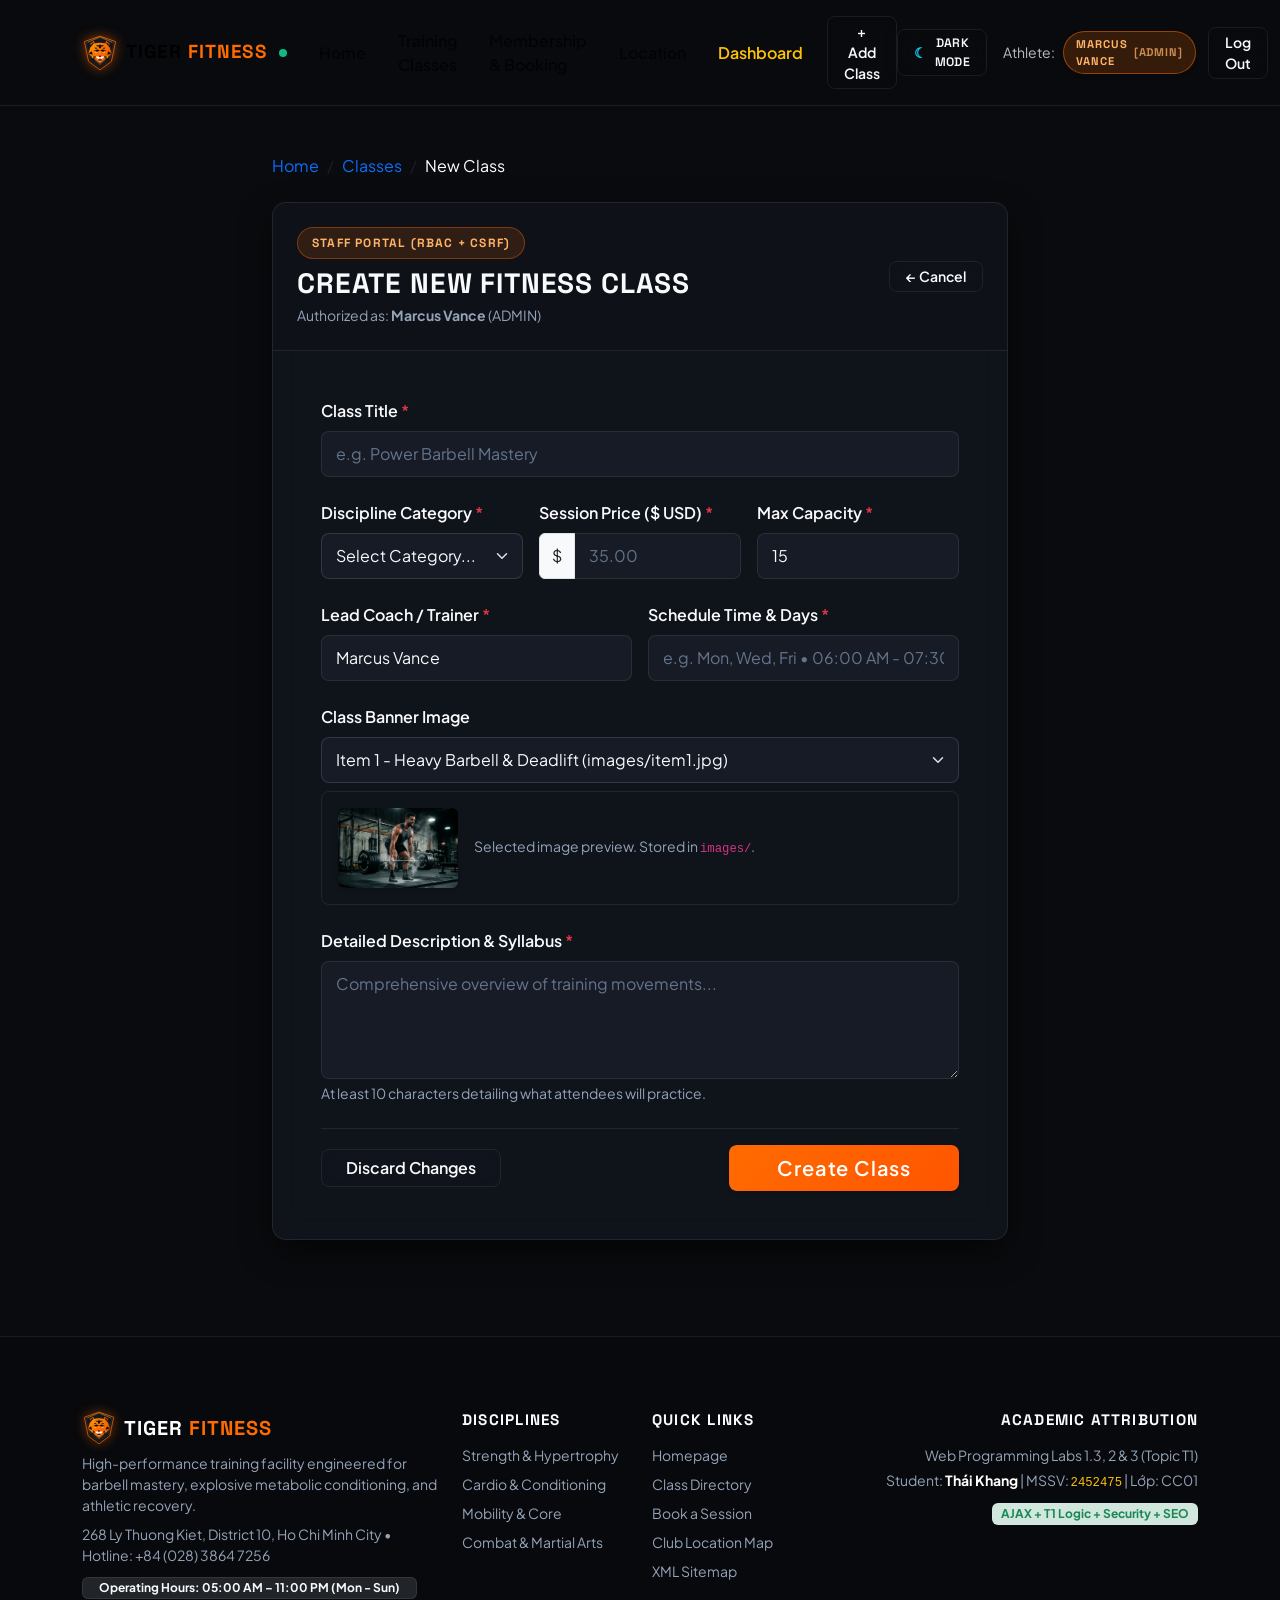
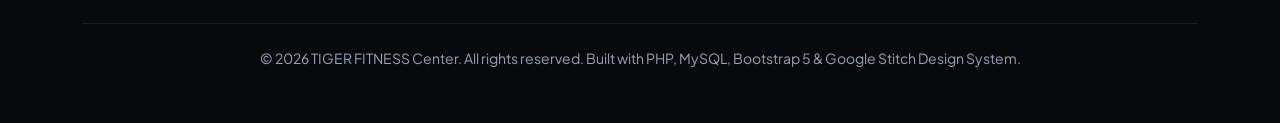
<file: netlify_dist/class_form.html>
<!DOCTYPE html>
<html lang="en">
<head>
  <meta charset="UTF-8">
  <meta name="viewport" content="width=device-width, initial-scale=1.0">
    <title>Create New Fitness Class - TIGER FITNESS</title>
  <meta name="description" content="Staff management form to create or update fitness class details and maximum capacity.">
  <meta name="keywords" content="Tiger Fitness, gym classes, strength training, HIIT conditioning, Olympic weightlifting, fitness class booking, personal training">
  <meta name="author" content="Thai Khang - MSSV 2452475 (HCMUT)">
  <meta name="robots" content="noindex, nofollow">
  <link rel="canonical" href="class_form.html">

  <!-- Open Graph / Social SEO Tags -->
  <meta property="og:site_name" content="TIGER FITNESS Center">
  <meta property="og:type" content="website">
  <meta property="og:title" content="Create New Fitness Class - TIGER FITNESS">
  <meta property="og:description" content="Staff management form to create or update fitness class details and maximum capacity.">
  <meta property="og:url" content="class_form.html">

  <!-- JSON-LD Structured Data -->
  <script type="application/ld+json">{"@context":"https://schema.org","@type":"ExerciseGym","name":"TIGER FITNESS Center","description":"Staff management form to create or update fitness class details and maximum capacity.","url":"class_form.html","telephone":"+84-28-3864-7256","address":{"@type":"PostalAddress","streetAddress":"268 Ly Thuong Kiet, Ward 14, District 10","addressLocality":"Ho Chi Minh City","addressCountry":"VN"},"openingHours":"Mo-Su 05:00-23:00"}</script>
  <link rel="icon" type="image/svg+xml" href="images/favicon.svg">
  <link href="https://cdn.jsdelivr.net/npm/bootstrap@5.3.0/dist/css/bootstrap.min.css" rel="stylesheet">
  <link rel="stylesheet" href="css/style.css">
</head>
<body class="" data-bs-theme="light">

<script>
  (function() {
    var theme = "light";
    document.documentElement.setAttribute('data-bs-theme', theme);
    if (document.body) {
      if (theme === 'dark') {
        document.body.classList.add('theme-dark');
      } else {
        document.body.classList.remove('theme-dark');
      }
    }
  })();
</script>
<header>
  <nav class="navbar navbar-expand-lg glass-navbar sticky-top shadow-sm py-3" aria-label="Main navigation">
    <div class="container">
      <a class="navbar-brand fw-bold text-uppercase d-flex align-items-center gap-2" href="index.html">
        <img src="images/tiger-logo.svg" alt="Tiger Fitness 2D Emblem" width="36" height="36" style="filter: drop-shadow(0 0 6px rgba(255, 107, 0, 0.5));">
        <span class="font-headline" style="letter-spacing: 0.06em; font-size: 1.18rem;">TIGER <span style="color: var(--tiger-orange);">FITNESS</span></span>
        <span class="live-beacon ms-1 d-none d-sm-inline-block" title="Tiger Core Systems Online"></span>
      </a>
      <button
        class="navbar-toggler border-0 shadow-none"
        type="button"
        data-bs-toggle="collapse"
        data-bs-target="#mainNavbar"
        aria-controls="mainNavbar"
        aria-expanded="false"
        aria-label="Toggle navigation">
        <span class="navbar-toggler-icon"></span>
      </button>
      <div class="collapse navbar-collapse" id="mainNavbar">
        <ul class="navbar-nav me-auto mb-2 mb-lg-0 align-items-lg-center">
          <li class="nav-item">
            <a class="nav-link fw-semibold px-3 " href="index.html">Home</a>
          </li>
          <li class="nav-item">
            <a class="nav-link fw-semibold px-3 " href="classes.html">Training Classes</a>
          </li>
          <li class="nav-item">
            <a class="nav-link fw-semibold px-3 " href="bookings.html">Membership &amp; Booking</a>
          </li>
          <li class="nav-item">
            <a class="nav-link fw-semibold px-3" href="index.html#location">Location</a>
          </li>
                      <li class="nav-item">
              <a class="nav-link fw-semibold px-3 text-warning" href="dashboard.html">Dashboard</a>
            </li>
                                <li class="nav-item">
              <a class="btn btn-sm btn-outline-apex ms-lg-2 my-2 my-lg-0 px-3 py-1" href="class_form.html">
                + Add Class
              </a>
            </li>
                  </ul>

        <ul class="navbar-nav ms-auto mb-2 mb-lg-0 align-items-lg-center gap-2">
          <!-- Theme Toggle (Cookie: apex_theme, 30 days) -->
          <li class="nav-item">
            <a href="javascript:void(0)" onclick="toggleNetlifyTheme()"
               class="btn btn-sm btn-outline-apex d-flex align-items-center gap-2 px-3 py-1"
               title="Switch to Dark Gym Mode (Cookie-persisted for 30 days)">
                              <span class="text-info" aria-hidden="true">&#9790;</span> <span class="small font-headline">DARK MODE</span>
                          </a>
          </li>

                      <li class="nav-item d-flex align-items-center gap-2 ms-lg-2">
              <span class="small d-none d-xl-inline opacity-75">Athlete:</span>
              <span class="vip-role-badge vip-role-admin shadow-sm">
                <span>Marcus Vance</span>
                <span class="opacity-75">[ADMIN]</span>
              </span>
            </li>
            <li class="nav-item ms-lg-1">
              <a class="btn btn-outline-apex btn-sm px-3" href="login.html">
                Log Out
              </a>
            </li>
                  </ul>
      </div>
    </div>
  </nav>
</header>

<main class="container py-5">
  <div class="row justify-content-center">
    <div class="col-12 col-lg-8">
      <nav aria-label="breadcrumb" class="mb-4">
        <ol class="breadcrumb">
          <li class="breadcrumb-item"><a href="index.html" class="text-decoration-none">Home</a></li>
          <li class="breadcrumb-item"><a href="classes.html" class="text-decoration-none">Classes</a></li>
          <li class="breadcrumb-item active text-white" aria-current="page">New Class</li>
        </ol>
      </nav>

      <div class="glass-panel overflow-hidden mb-5">
        <div class="p-4 border-bottom border-secondary border-opacity-25" style="background: rgba(9, 13, 22, 0.25);">
          <div class="d-flex align-items-center justify-content-between flex-wrap gap-2">
            <div>
              <span class="hero-badge mb-2">Staff Portal (RBAC + CSRF)</span>
              <h1 class="h3 fw-bold font-headline text-uppercase mb-1">Create New Fitness Class</h1>
              <p class="text-secondary small mb-0">Authorized as: <strong>Marcus Vance</strong> (ADMIN)</p>
            </div>
            <a href="classes.html" class="btn btn-outline-apex btn-sm px-3">&larr; Cancel</a>
          </div>
        </div>

        <div class="card-body p-4 p-md-5">
          
          <form action="class_form.html" method="POST" novalidate>
            <input type="hidden" name="csrf_token" value="307f8060a1210377e7158e8ff5d37b88485de73ce7f2e19664bd777d1feea466">
            <div class="mb-4">
              <label for="title" class="form-label fw-semibold">Class Title <span class="text-danger">*</span></label>
              <input
                type="text"
                class="form-control "
                id="title"
                name="title"
                placeholder="e.g. Power Barbell Mastery"
                value=""
                required>
                          </div>

            <div class="row g-3 mb-4">
              <div class="col-12 col-md-4">
                <label for="category_id" class="form-label fw-semibold">Discipline Category <span class="text-danger">*</span></label>
                <select
                  class="form-select "
                  id="category_id"
                  name="category_id"
                  required>
                  <option value="">Select Category...</option>
                                      <option
                      value="2"
                      >
                      Cardio &amp; Conditioning                    </option>
                                      <option
                      value="4"
                      >
                      Combat &amp; Martial Arts                    </option>
                                      <option
                      value="3"
                      >
                      Mobility &amp; Core                    </option>
                                      <option
                      value="1"
                      >
                      Strength &amp; Hypertrophy                    </option>
                                  </select>
                              </div>

              <div class="col-12 col-md-4">
                <label for="price" class="form-label fw-semibold">Session Price ($ USD) <span class="text-danger">*</span></label>
                <div class="input-group">
                  <span class="input-group-text">$</span>
                  <input
                    type="number"
                    step="0.01"
                    min="0"
                    class="form-control "
                    id="price"
                    name="price"
                    placeholder="35.00"
                    value=""
                    required>
                                  </div>
              </div>

              <div class="col-12 col-md-4">
                <label for="max_capacity" class="form-label fw-semibold">Max Capacity <span class="text-danger">*</span></label>
                <input
                  type="number"
                  min="1"
                  max="100"
                  class="form-control "
                  id="max_capacity"
                  name="max_capacity"
                  value="15"
                  required>
                              </div>
            </div>

            <div class="row g-3 mb-4">
              <div class="col-12 col-md-6">
                <label for="trainer_name" class="form-label fw-semibold">Lead Coach / Trainer <span class="text-danger">*</span></label>
                <input
                  type="text"
                  class="form-control "
                  id="trainer_name"
                  name="trainer_name"
                  placeholder="e.g. Marcus Vance"
                  value="Marcus Vance"
                  required>
                              </div>

              <div class="col-12 col-md-6">
                <label for="schedule_info" class="form-label fw-semibold">Schedule Time &amp; Days <span class="text-danger">*</span></label>
                <input
                  type="text"
                  class="form-control "
                  id="schedule_info"
                  name="schedule_info"
                  placeholder="e.g. Mon, Wed, Fri • 06:00 AM - 07:30 AM"
                  value=""
                  required>
                              </div>
            </div>

            <div class="mb-4">
              <label for="image_url" class="form-label fw-semibold">Class Banner Image</label>
              <select class="form-select mb-2" id="image_url" name="image_url" onchange="previewSelectedImage(this.value)">
                                  <option value="images/item1.jpg" selected>
                    Item 1 - Heavy Barbell &amp; Deadlift (images/item1.jpg)
                  </option>
                                  <option value="images/item2.jpg" >
                    Item 2 - Battle Ropes HIIT (images/item2.jpg)
                  </option>
                                  <option value="images/item3.jpg" >
                    Item 3 - Olympic Weightlifting (images/item3.jpg)
                  </option>
                                  <option value="images/item4.jpg" >
                    Item 4 - Turf Sled Push (images/item4.jpg)
                  </option>
                                  <option value="images/item5.jpg" >
                    Item 5 - Yoga &amp; Mobility Flow (images/item5.jpg)
                  </option>
                                  <option value="images/item6.jpg" >
                    Item 6 - Boxing &amp; Heavy Bag (images/item6.jpg)
                  </option>
                              </select>
              <div class="d-flex align-items-center gap-3 p-3 rounded-3 border">
                <img
                  id="image_preview"
                  src="images/item1.jpg"
                  alt="Class Banner Preview"
                  class="rounded object-fit-cover shadow-sm"
                  style="width: 120px; height: 80px;">
                <div class="small text-secondary">
                  Selected image preview. Stored in <code>images/</code>.
                </div>
              </div>
            </div>

            <div class="mb-4">
              <label for="description" class="form-label fw-semibold">Detailed Description &amp; Syllabus <span class="text-danger">*</span></label>
              <textarea
                class="form-control "
                id="description"
                name="description"
                rows="4"
                placeholder="Comprehensive overview of training movements..."
                required></textarea>
                              <div class="form-text small text-muted">At least 10 characters detailing what attendees will practice.</div>
                          </div>

            <div class="d-flex justify-content-between align-items-center pt-3 border-top">
              <a href="classes.html" class="btn btn-outline-apex px-4">Discard Changes</a>
              <button type="submit" class="btn btn-apex-crimson btn-lg px-5 fw-semibold shadow-sm">
                Create Class              </button>
            </div>
          </form>
        </div>
      </div>
    </div>
  </div>
</main>

<footer class="apex-footer mt-auto">
  <div class="container py-4">
    <div class="row g-4 align-items-start">
      <div class="col-12 col-md-4">
        <div class="d-flex align-items-center gap-2 mb-2">
          <img src="images/tiger-logo.svg" alt="Tiger Fitness Brand Logo" width="34" height="34" style="filter: drop-shadow(0 0 6px rgba(255, 107, 0, 0.4));">
          <span class="font-headline fw-bold text-white fs-5" style="letter-spacing: 0.05em;">TIGER <span style="color: var(--tiger-orange);">FITNESS</span></span>
        </div>
        <p class="small text-secondary mb-2" style="max-width: 360px;">
          High-performance training facility engineered for barbell mastery, explosive metabolic conditioning, and athletic recovery.
        </p>
        <p class="small text-secondary mb-2">
          268 Ly Thuong Kiet, District 10, Ho Chi Minh City &bull; Hotline: +84 (028) 3864 7256
        </p>
        <span class="badge bg-dark border border-secondary text-light px-3 py-1 small">
          Operating Hours: 05:00 AM – 11:00 PM (Mon - Sun)
        </span>
      </div>

      <div class="col-6 col-md-2">
        <h6 class="footer-title">Disciplines</h6>
        <ul class="list-unstyled small mb-0 d-flex flex-column gap-2">
          <li><a href="classes.html?category_id=1">Strength &amp; Hypertrophy</a></li>
          <li><a href="classes.html?category_id=2">Cardio &amp; Conditioning</a></li>
          <li><a href="classes.html?category_id=3">Mobility &amp; Core</a></li>
          <li><a href="classes.html?category_id=4">Combat &amp; Martial Arts</a></li>
        </ul>
      </div>

      <div class="col-6 col-md-2">
        <h6 class="footer-title">Quick Links</h6>
        <ul class="list-unstyled small mb-0 d-flex flex-column gap-2">
          <li><a href="index.html">Homepage</a></li>
          <li><a href="classes.html">Class Directory</a></li>
          <li><a href="bookings.html">Book a Session</a></li>
          <li><a href="index.html#location">Club Location Map</a></li>
          <li><a href="sitemap.xml">XML Sitemap</a></li>
        </ul>
      </div>

      <div class="col-12 col-md-4 text-md-end">
        <h6 class="footer-title">Academic Attribution</h6>
        <p class="small text-secondary mb-1">
          Web Programming Labs 1.3, 2 &amp; 3 (Topic T1)
        </p>
        <p class="small text-secondary mb-2">
          Student: <strong class="text-white">Thái Khang</strong> | MSSV: <code class="text-warning">2452475</code> | Lớp: CC01
        </p>
        <span class="badge bg-success-subtle text-success border border-success small px-2 py-1">
          AJAX + T1 Logic + Security + SEO
        </span>
      </div>
    </div>

    <div class="pt-4 mt-4 border-top border-secondary border-opacity-25 text-center text-secondary small">
      &copy; 2026 TIGER FITNESS Center. All rights reserved. Built with PHP, MySQL, Bootstrap 5 &amp; Google Stitch Design System.
    </div>
  </div>
</footer>

<script src="https://cdn.jsdelivr.net/npm/bootstrap@5.3.0/dist/js/bootstrap.bundle.min.js"></script>
<script>
function previewSelectedImage(val) {
  document.getElementById('image_preview').src = '../public/' + val;
}
</script>
<script src="js/netlify-interactive.js"></script>
</body>
</html>
</file>
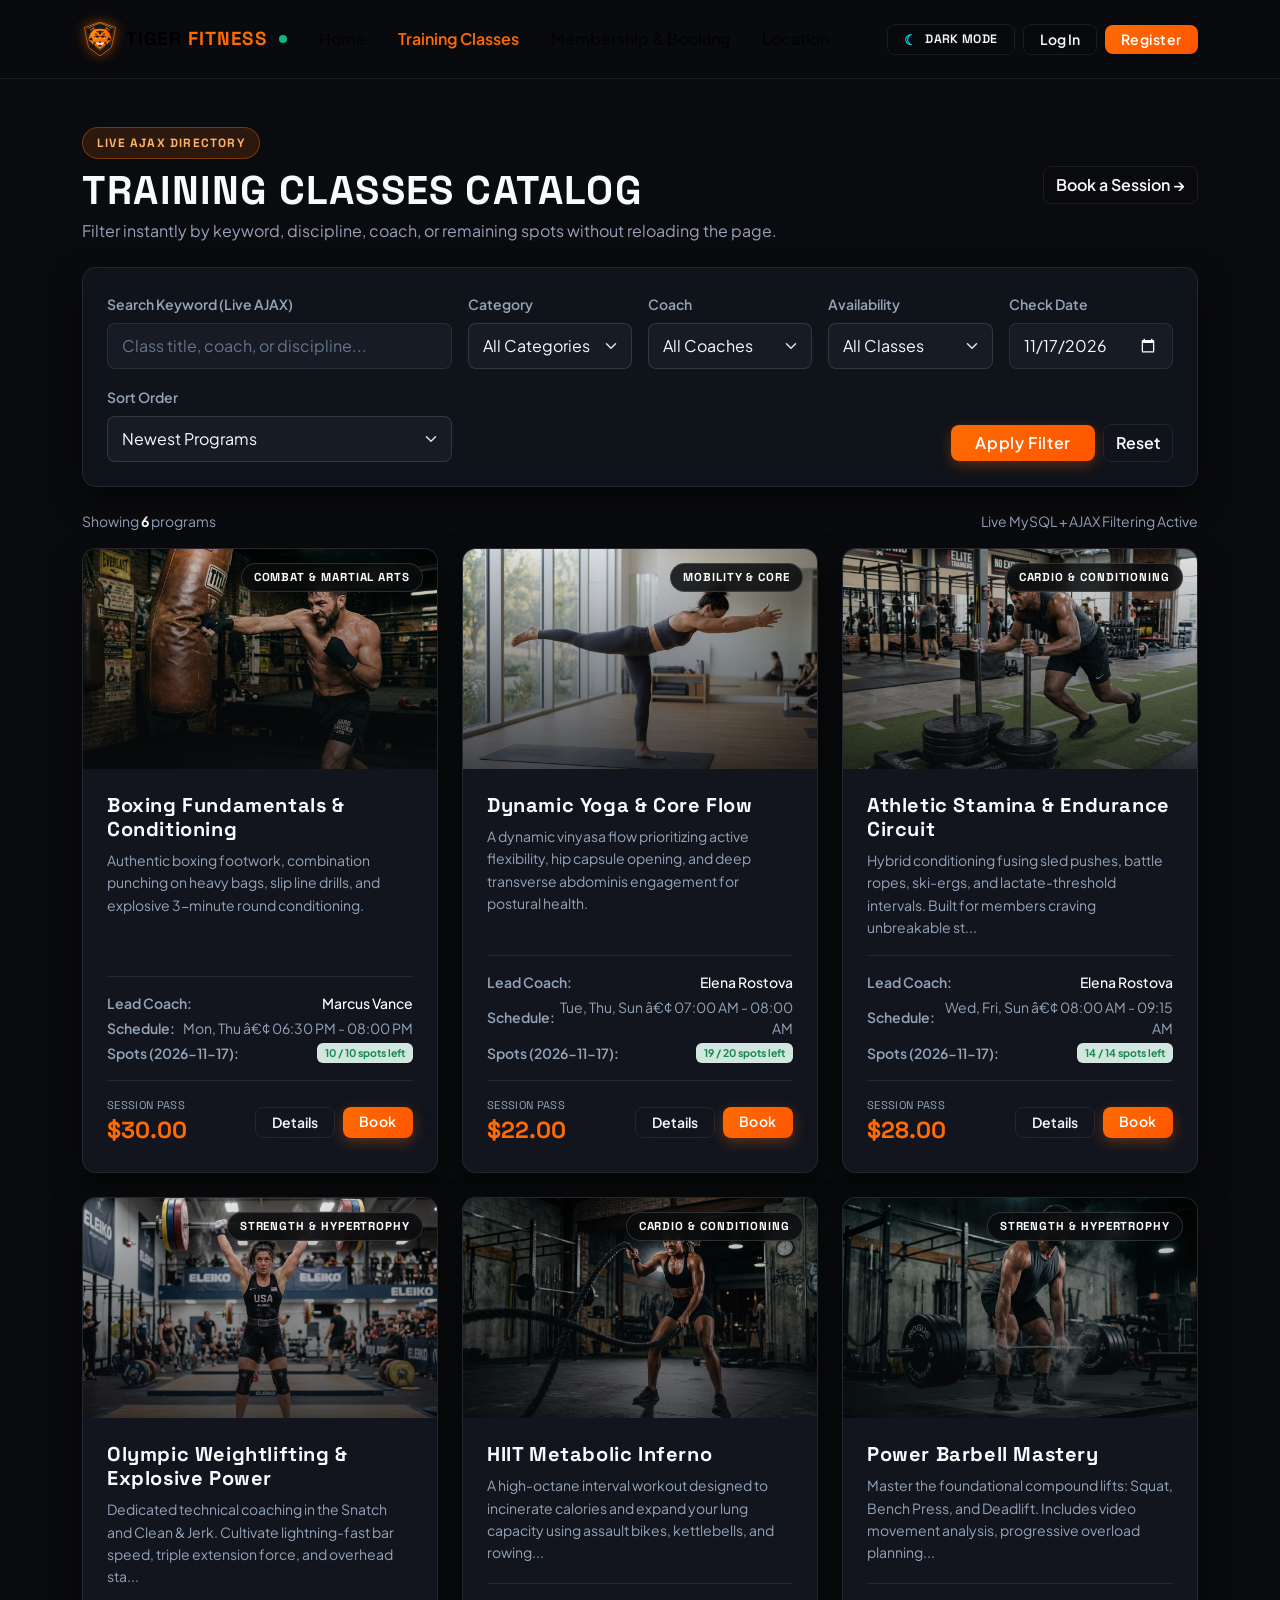
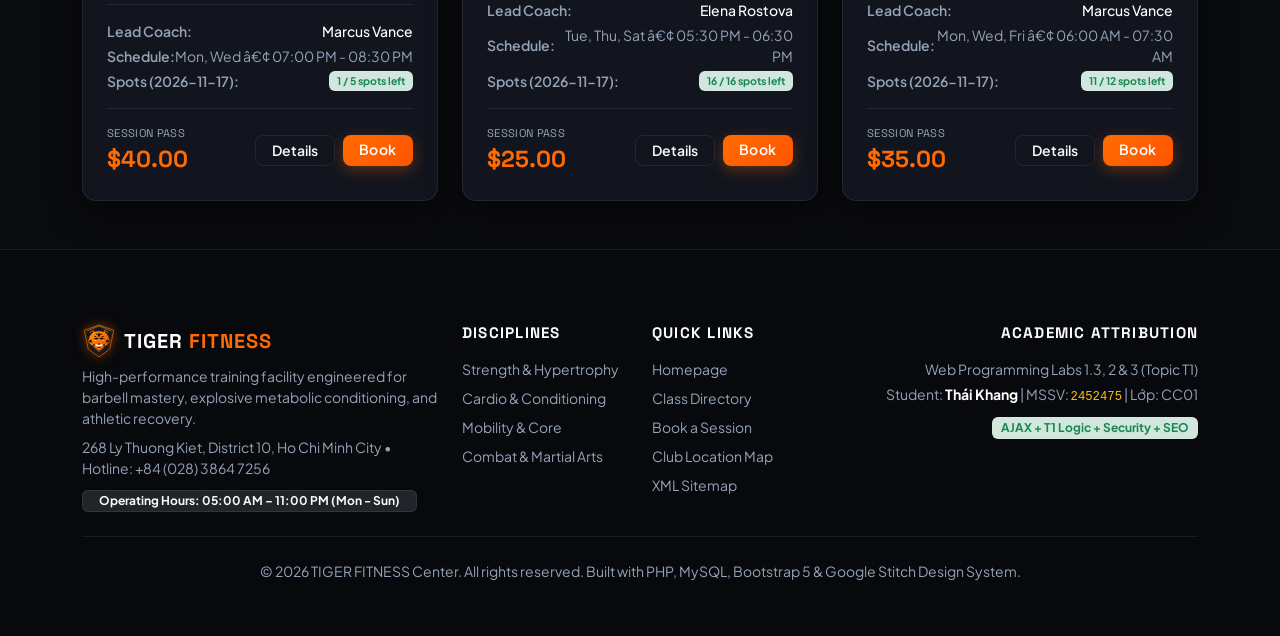
<file: netlify_dist/classes.html>
<!DOCTYPE html>
<html lang="en">
<head>
  <meta charset="UTF-8">
  <meta name="viewport" content="width=device-width, initial-scale=1.0">
    <title>Training Classes Directory &amp; Live AJAX Search - TIGER FITNESS</title>
  <meta name="description" content="Search and filter Tiger Fitness training classes in real time by discipline, coach, and open spot availability without reloading.">
  <meta name="keywords" content="Tiger Fitness classes, barbell mastery, HIIT cardio, Olympic weightlifting, boxing conditioning, AJAX filter">
  <meta name="author" content="Thai Khang - MSSV 2452475 (HCMUT)">
  <meta name="robots" content="index, follow">
  <link rel="canonical" href="classes.html">

  <!-- Open Graph / Social SEO Tags -->
  <meta property="og:site_name" content="TIGER FITNESS Center">
  <meta property="og:type" content="website">
  <meta property="og:title" content="Training Classes Directory &amp; Live AJAX Search - TIGER FITNESS">
  <meta property="og:description" content="Search and filter Tiger Fitness training classes in real time by discipline, coach, and open spot availability without reloading.">
  <meta property="og:url" content="classes.html">

  <!-- JSON-LD Structured Data -->
  <script type="application/ld+json">{"@context":"https://schema.org","@type":"ExerciseGym","name":"TIGER FITNESS Center","description":"Search and filter Tiger Fitness training classes in real time by discipline, coach, and open spot availability without reloading.","url":"classes.html","telephone":"+84-28-3864-7256","address":{"@type":"PostalAddress","streetAddress":"268 Ly Thuong Kiet, Ward 14, District 10","addressLocality":"Ho Chi Minh City","addressCountry":"VN"},"openingHours":"Mo-Su 05:00-23:00"}</script>
  <link rel="icon" type="image/svg+xml" href="images/favicon.svg">
  <link href="https://cdn.jsdelivr.net/npm/bootstrap@5.3.0/dist/css/bootstrap.min.css" rel="stylesheet">
  <link rel="stylesheet" href="css/style.css">
</head>
<body class="" data-bs-theme="light">

<script>
  (function() {
    var theme = "light";
    document.documentElement.setAttribute('data-bs-theme', theme);
    if (document.body) {
      if (theme === 'dark') {
        document.body.classList.add('theme-dark');
      } else {
        document.body.classList.remove('theme-dark');
      }
    }
  })();
</script>
<header>
  <nav class="navbar navbar-expand-lg glass-navbar sticky-top shadow-sm py-3" aria-label="Main navigation">
    <div class="container">
      <a class="navbar-brand fw-bold text-uppercase d-flex align-items-center gap-2" href="index.html">
        <img src="images/tiger-logo.svg" alt="Tiger Fitness 2D Emblem" width="36" height="36" style="filter: drop-shadow(0 0 6px rgba(255, 107, 0, 0.5));">
        <span class="font-headline" style="letter-spacing: 0.06em; font-size: 1.18rem;">TIGER <span style="color: var(--tiger-orange);">FITNESS</span></span>
        <span class="live-beacon ms-1 d-none d-sm-inline-block" title="Tiger Core Systems Online"></span>
      </a>
      <button
        class="navbar-toggler border-0 shadow-none"
        type="button"
        data-bs-toggle="collapse"
        data-bs-target="#mainNavbar"
        aria-controls="mainNavbar"
        aria-expanded="false"
        aria-label="Toggle navigation">
        <span class="navbar-toggler-icon"></span>
      </button>
      <div class="collapse navbar-collapse" id="mainNavbar">
        <ul class="navbar-nav me-auto mb-2 mb-lg-0 align-items-lg-center">
          <li class="nav-item">
            <a class="nav-link fw-semibold px-3 " href="index.html">Home</a>
          </li>
          <li class="nav-item">
            <a class="nav-link fw-semibold px-3 active text-tiger" href="classes.html">Training Classes</a>
          </li>
          <li class="nav-item">
            <a class="nav-link fw-semibold px-3 " href="bookings.html">Membership &amp; Booking</a>
          </li>
          <li class="nav-item">
            <a class="nav-link fw-semibold px-3" href="index.html#location">Location</a>
          </li>
                            </ul>

        <ul class="navbar-nav ms-auto mb-2 mb-lg-0 align-items-lg-center gap-2">
          <!-- Theme Toggle (Cookie: apex_theme, 30 days) -->
          <li class="nav-item">
            <a href="javascript:void(0)" onclick="toggleNetlifyTheme()"
               class="btn btn-sm btn-outline-apex d-flex align-items-center gap-2 px-3 py-1"
               title="Switch to Dark Gym Mode (Cookie-persisted for 30 days)">
                              <span class="text-info" aria-hidden="true">&#9790;</span> <span class="small font-headline">DARK MODE</span>
                          </a>
          </li>

                      <li class="nav-item">
              <a class="btn btn-outline-apex btn-sm px-3" href="login.html">
                Log In
              </a>
            </li>
            <li class="nav-item">
              <a class="btn btn-danger btn-sm px-3 shadow-sm" href="register.html">
                Register
              </a>
            </li>
                  </ul>
      </div>
    </div>
  </nav>
</header>

<main class="container py-5">
  <!-- Page Header -->
  <div class="row align-items-center mb-4 g-3">
    <div class="col-md-8">
      <div class="d-flex align-items-center gap-2 mb-2 flex-wrap">
        <span class="hero-badge">Live AJAX Directory</span>
              </div>
      <h1 class="display-6 fw-bold font-headline mb-1 text-uppercase">Training Classes Catalog</h1>
      <p class="text-secondary mb-0">Filter instantly by keyword, discipline, coach, or remaining spots without reloading the page.</p>
    </div>
    <div class="col-md-4 text-md-end d-flex justify-content-md-end gap-2 flex-wrap">
            <a href="bookings.html" class="btn btn-outline-apex fw-semibold">
        Book a Session &rarr;
      </a>
    </div>
  </div>

  <!-- Flash Alerts -->
  
  
  <!-- Search & Filter Controls (AJAX Powered) -->
  <section aria-label="Live AJAX Search and Filters" class="glass-panel p-4 mb-4">
    <form action="classes.html" method="GET" id="ajax-class-filter-form" class="row g-3 align-items-end">
      <div class="col-12 col-md-4">
        <label for="search" class="form-label fw-semibold small text-secondary">Search Keyword (Live AJAX)</label>
        <input
          type="text"
          class="form-control"
          id="search"
          name="search"
          placeholder="Class title, coach, or discipline..."
          value="">
      </div>

      <div class="col-12 col-sm-6 col-md-2">
        <label for="category_id" class="form-label fw-semibold small text-secondary">Category</label>
        <select class="form-select" id="category_id" name="category_id">
          <option value="">All Categories</option>
                      <option
              value="2"
              >
              Cardio &amp; Conditioning            </option>
                      <option
              value="4"
              >
              Combat &amp; Martial Arts            </option>
                      <option
              value="3"
              >
              Mobility &amp; Core            </option>
                      <option
              value="1"
              >
              Strength &amp; Hypertrophy            </option>
                  </select>
      </div>

      <div class="col-12 col-sm-6 col-md-2">
        <label for="trainer" class="form-label fw-semibold small text-secondary">Coach</label>
        <select class="form-select" id="trainer" name="trainer">
          <option value="">All Coaches</option>
                      <option value="Elena Rostova" >
              Elena Rostova            </option>
                      <option value="Marcus Vance" >
              Marcus Vance            </option>
                  </select>
      </div>

      <div class="col-12 col-sm-6 col-md-2">
        <label for="availability" class="form-label fw-semibold small text-secondary">Availability</label>
        <select class="form-select" id="availability" name="availability">
          <option value="all" selected>All Classes</option>
          <option value="available" >Open Spots Only</option>
          <option value="full" >Full Classes</option>
        </select>
      </div>

      <div class="col-12 col-sm-6 col-md-2">
        <label for="filter_date" class="form-label fw-semibold small text-secondary">Check Date</label>
        <input type="date" class="form-control" id="filter_date" name="date" value="2026-11-17">
      </div>

      <div class="col-12 col-md-4">
        <label for="sort" class="form-label fw-semibold small text-secondary">Sort Order</label>
        <select class="form-select" id="sort" name="sort">
          <option value="newest" selected>Newest Programs</option>
          <option value="price_asc" >Price: Low to High</option>
          <option value="price_desc" >Price: High to Low</option>
          <option value="spots_desc" >Most Spots Available</option>
        </select>
      </div>

      <div class="col-12 col-md-8 d-flex gap-2 justify-content-md-end align-items-center">
        <div id="ajax-search-status" class="small text-tiger d-none d-flex align-items-center me-2"></div>
        <button type="submit" class="btn btn-apex-crimson px-4 fw-semibold">
          Apply Filter
        </button>
        <a href="classes.html" id="ajax-reset-filters" class="btn btn-outline-apex">
          Reset
        </a>
      </div>
    </form>
  </section>

  <!-- Class Count Summary -->
  <div class="d-flex justify-content-between align-items-center mb-3 text-secondary small">
    <span>Showing <strong class="text-white" id="classes-visible-count">6</strong> programs</span>
          <span>Live MySQL + AJAX Filtering Active</span>
      </div>

  <!-- Classes Listing Cards -->
  <div class="row g-4" id="classes-grid-container">
                          <div class="col-12 col-md-6 col-lg-4 class-card-item" data-title="Boxing Fundamentals &amp;amp; Conditioning" data-category="4">
          <article class="class-card h-100">
            <div class="class-card-img-wrap">
              <img
                src="images/item6.jpg"
                alt="Boxing Fundamentals &amp; Conditioning training class">
              <div class="class-card-overlay"></div>
              <span class="class-discipline-badge">
                Combat &amp; Martial Arts              </span>
            </div>

            <div class="card-body d-flex flex-column p-4">
              <h3 class="h5 card-title fw-bold font-headline mb-2">
                Boxing Fundamentals &amp; Conditioning              </h3>
              <p class="card-text text-secondary small flex-grow-1 mb-3" style="line-height: 1.6;">
                Authentic boxing footwork, combination punching on heavy bags, slip line drills, and explosive 3-minute round conditioning.              </p>

              <div class="pt-3 border-top border-secondary border-opacity-25 mb-3">
                <div class="d-flex align-items-center justify-content-between small text-secondary mb-1">
                  <span class="fw-semibold">Lead Coach:</span>
                  <span class="text-white fw-medium">Marcus Vance</span>
                </div>
                <div class="d-flex align-items-center justify-content-between small text-secondary mb-1">
                  <span class="fw-semibold">Schedule:</span>
                  <span class="opacity-90 text-end">Mon, Thu â€¢ 06:30 PM - 08:00 PM</span>
                </div>
                <div class="d-flex align-items-center justify-content-between small text-secondary">
                  <span class="fw-semibold">Spots (2026-11-17):</span>
                                      <span class="badge bg-success-subtle text-success border border-success">10 / 10 spots left</span>
                                  </div>
              </div>

              <div class="d-flex align-items-center justify-content-between pt-3 border-top border-secondary border-opacity-25 gap-2">
                <div>
                  <span class="small text-secondary d-block font-headline text-uppercase" style="font-size: 0.7rem;">Session Pass</span>
                  <span class="class-price-tag">$30.00</span>
                </div>
                <div class="d-flex gap-2">
                  <a href="item_details_6.html" class="btn btn-outline-apex btn-sm px-3 fw-semibold">
                    Details
                  </a>
                  <a href="bookings.html?class_id=6&amp;date=2026-11-17" class="btn btn-apex-crimson btn-sm px-3 fw-semibold">
                    Book
                  </a>
                </div>
              </div>

                          </div>
          </article>
        </div>
                      <div class="col-12 col-md-6 col-lg-4 class-card-item" data-title="Dynamic Yoga &amp;amp; Core Flow" data-category="3">
          <article class="class-card h-100">
            <div class="class-card-img-wrap">
              <img
                src="images/item5.jpg"
                alt="Dynamic Yoga &amp; Core Flow training class">
              <div class="class-card-overlay"></div>
              <span class="class-discipline-badge">
                Mobility &amp; Core              </span>
            </div>

            <div class="card-body d-flex flex-column p-4">
              <h3 class="h5 card-title fw-bold font-headline mb-2">
                Dynamic Yoga &amp; Core Flow              </h3>
              <p class="card-text text-secondary small flex-grow-1 mb-3" style="line-height: 1.6;">
                A dynamic vinyasa flow prioritizing active flexibility, hip capsule opening, and deep transverse abdominis engagement for postural health.              </p>

              <div class="pt-3 border-top border-secondary border-opacity-25 mb-3">
                <div class="d-flex align-items-center justify-content-between small text-secondary mb-1">
                  <span class="fw-semibold">Lead Coach:</span>
                  <span class="text-white fw-medium">Elena Rostova</span>
                </div>
                <div class="d-flex align-items-center justify-content-between small text-secondary mb-1">
                  <span class="fw-semibold">Schedule:</span>
                  <span class="opacity-90 text-end">Tue, Thu, Sun â€¢ 07:00 AM - 08:00 AM</span>
                </div>
                <div class="d-flex align-items-center justify-content-between small text-secondary">
                  <span class="fw-semibold">Spots (2026-11-17):</span>
                                      <span class="badge bg-success-subtle text-success border border-success">19 / 20 spots left</span>
                                  </div>
              </div>

              <div class="d-flex align-items-center justify-content-between pt-3 border-top border-secondary border-opacity-25 gap-2">
                <div>
                  <span class="small text-secondary d-block font-headline text-uppercase" style="font-size: 0.7rem;">Session Pass</span>
                  <span class="class-price-tag">$22.00</span>
                </div>
                <div class="d-flex gap-2">
                  <a href="item_details_5.html" class="btn btn-outline-apex btn-sm px-3 fw-semibold">
                    Details
                  </a>
                  <a href="bookings.html?class_id=5&amp;date=2026-11-17" class="btn btn-apex-crimson btn-sm px-3 fw-semibold">
                    Book
                  </a>
                </div>
              </div>

                          </div>
          </article>
        </div>
                      <div class="col-12 col-md-6 col-lg-4 class-card-item" data-title="Athletic Stamina &amp;amp; Endurance Circuit" data-category="2">
          <article class="class-card h-100">
            <div class="class-card-img-wrap">
              <img
                src="images/item4.jpg"
                alt="Athletic Stamina &amp; Endurance Circuit training class">
              <div class="class-card-overlay"></div>
              <span class="class-discipline-badge">
                Cardio &amp; Conditioning              </span>
            </div>

            <div class="card-body d-flex flex-column p-4">
              <h3 class="h5 card-title fw-bold font-headline mb-2">
                Athletic Stamina &amp; Endurance Circuit              </h3>
              <p class="card-text text-secondary small flex-grow-1 mb-3" style="line-height: 1.6;">
                Hybrid conditioning fusing sled pushes, battle ropes, ski-ergs, and lactate-threshold intervals. Built for members craving unbreakable st...              </p>

              <div class="pt-3 border-top border-secondary border-opacity-25 mb-3">
                <div class="d-flex align-items-center justify-content-between small text-secondary mb-1">
                  <span class="fw-semibold">Lead Coach:</span>
                  <span class="text-white fw-medium">Elena Rostova</span>
                </div>
                <div class="d-flex align-items-center justify-content-between small text-secondary mb-1">
                  <span class="fw-semibold">Schedule:</span>
                  <span class="opacity-90 text-end">Wed, Fri, Sun â€¢ 08:00 AM - 09:15 AM</span>
                </div>
                <div class="d-flex align-items-center justify-content-between small text-secondary">
                  <span class="fw-semibold">Spots (2026-11-17):</span>
                                      <span class="badge bg-success-subtle text-success border border-success">14 / 14 spots left</span>
                                  </div>
              </div>

              <div class="d-flex align-items-center justify-content-between pt-3 border-top border-secondary border-opacity-25 gap-2">
                <div>
                  <span class="small text-secondary d-block font-headline text-uppercase" style="font-size: 0.7rem;">Session Pass</span>
                  <span class="class-price-tag">$28.00</span>
                </div>
                <div class="d-flex gap-2">
                  <a href="item_details_4.html" class="btn btn-outline-apex btn-sm px-3 fw-semibold">
                    Details
                  </a>
                  <a href="bookings.html?class_id=4&amp;date=2026-11-17" class="btn btn-apex-crimson btn-sm px-3 fw-semibold">
                    Book
                  </a>
                </div>
              </div>

                          </div>
          </article>
        </div>
                      <div class="col-12 col-md-6 col-lg-4 class-card-item" data-title="Olympic Weightlifting &amp;amp; Explosive Power" data-category="1">
          <article class="class-card h-100">
            <div class="class-card-img-wrap">
              <img
                src="images/item3.jpg"
                alt="Olympic Weightlifting &amp; Explosive Power training class">
              <div class="class-card-overlay"></div>
              <span class="class-discipline-badge">
                Strength &amp; Hypertrophy              </span>
            </div>

            <div class="card-body d-flex flex-column p-4">
              <h3 class="h5 card-title fw-bold font-headline mb-2">
                Olympic Weightlifting &amp; Explosive Power              </h3>
              <p class="card-text text-secondary small flex-grow-1 mb-3" style="line-height: 1.6;">
                Dedicated technical coaching in the Snatch and Clean &amp; Jerk. Cultivate lightning-fast bar speed, triple extension force, and overhead sta...              </p>

              <div class="pt-3 border-top border-secondary border-opacity-25 mb-3">
                <div class="d-flex align-items-center justify-content-between small text-secondary mb-1">
                  <span class="fw-semibold">Lead Coach:</span>
                  <span class="text-white fw-medium">Marcus Vance</span>
                </div>
                <div class="d-flex align-items-center justify-content-between small text-secondary mb-1">
                  <span class="fw-semibold">Schedule:</span>
                  <span class="opacity-90 text-end">Mon, Wed â€¢ 07:00 PM - 08:30 PM</span>
                </div>
                <div class="d-flex align-items-center justify-content-between small text-secondary">
                  <span class="fw-semibold">Spots (2026-11-17):</span>
                                      <span class="badge bg-success-subtle text-success border border-success">1 / 5 spots left</span>
                                  </div>
              </div>

              <div class="d-flex align-items-center justify-content-between pt-3 border-top border-secondary border-opacity-25 gap-2">
                <div>
                  <span class="small text-secondary d-block font-headline text-uppercase" style="font-size: 0.7rem;">Session Pass</span>
                  <span class="class-price-tag">$40.00</span>
                </div>
                <div class="d-flex gap-2">
                  <a href="item_details_3.html" class="btn btn-outline-apex btn-sm px-3 fw-semibold">
                    Details
                  </a>
                  <a href="bookings.html?class_id=3&amp;date=2026-11-17" class="btn btn-apex-crimson btn-sm px-3 fw-semibold">
                    Book
                  </a>
                </div>
              </div>

                          </div>
          </article>
        </div>
                      <div class="col-12 col-md-6 col-lg-4 class-card-item" data-title="HIIT Metabolic Inferno" data-category="2">
          <article class="class-card h-100">
            <div class="class-card-img-wrap">
              <img
                src="images/item2.jpg"
                alt="HIIT Metabolic Inferno training class">
              <div class="class-card-overlay"></div>
              <span class="class-discipline-badge">
                Cardio &amp; Conditioning              </span>
            </div>

            <div class="card-body d-flex flex-column p-4">
              <h3 class="h5 card-title fw-bold font-headline mb-2">
                HIIT Metabolic Inferno              </h3>
              <p class="card-text text-secondary small flex-grow-1 mb-3" style="line-height: 1.6;">
                A high-octane interval workout designed to incinerate calories and expand your lung capacity using assault bikes, kettlebells, and rowing...              </p>

              <div class="pt-3 border-top border-secondary border-opacity-25 mb-3">
                <div class="d-flex align-items-center justify-content-between small text-secondary mb-1">
                  <span class="fw-semibold">Lead Coach:</span>
                  <span class="text-white fw-medium">Elena Rostova</span>
                </div>
                <div class="d-flex align-items-center justify-content-between small text-secondary mb-1">
                  <span class="fw-semibold">Schedule:</span>
                  <span class="opacity-90 text-end">Tue, Thu, Sat â€¢ 05:30 PM - 06:30 PM</span>
                </div>
                <div class="d-flex align-items-center justify-content-between small text-secondary">
                  <span class="fw-semibold">Spots (2026-11-17):</span>
                                      <span class="badge bg-success-subtle text-success border border-success">16 / 16 spots left</span>
                                  </div>
              </div>

              <div class="d-flex align-items-center justify-content-between pt-3 border-top border-secondary border-opacity-25 gap-2">
                <div>
                  <span class="small text-secondary d-block font-headline text-uppercase" style="font-size: 0.7rem;">Session Pass</span>
                  <span class="class-price-tag">$25.00</span>
                </div>
                <div class="d-flex gap-2">
                  <a href="item_details_2.html" class="btn btn-outline-apex btn-sm px-3 fw-semibold">
                    Details
                  </a>
                  <a href="bookings.html?class_id=2&amp;date=2026-11-17" class="btn btn-apex-crimson btn-sm px-3 fw-semibold">
                    Book
                  </a>
                </div>
              </div>

                          </div>
          </article>
        </div>
                      <div class="col-12 col-md-6 col-lg-4 class-card-item" data-title="Power Barbell Mastery" data-category="1">
          <article class="class-card h-100">
            <div class="class-card-img-wrap">
              <img
                src="images/item1.jpg"
                alt="Power Barbell Mastery training class">
              <div class="class-card-overlay"></div>
              <span class="class-discipline-badge">
                Strength &amp; Hypertrophy              </span>
            </div>

            <div class="card-body d-flex flex-column p-4">
              <h3 class="h5 card-title fw-bold font-headline mb-2">
                Power Barbell Mastery              </h3>
              <p class="card-text text-secondary small flex-grow-1 mb-3" style="line-height: 1.6;">
                Master the foundational compound lifts: Squat, Bench Press, and Deadlift. Includes video movement analysis, progressive overload planning...              </p>

              <div class="pt-3 border-top border-secondary border-opacity-25 mb-3">
                <div class="d-flex align-items-center justify-content-between small text-secondary mb-1">
                  <span class="fw-semibold">Lead Coach:</span>
                  <span class="text-white fw-medium">Marcus Vance</span>
                </div>
                <div class="d-flex align-items-center justify-content-between small text-secondary mb-1">
                  <span class="fw-semibold">Schedule:</span>
                  <span class="opacity-90 text-end">Mon, Wed, Fri â€¢ 06:00 AM - 07:30 AM</span>
                </div>
                <div class="d-flex align-items-center justify-content-between small text-secondary">
                  <span class="fw-semibold">Spots (2026-11-17):</span>
                                      <span class="badge bg-success-subtle text-success border border-success">11 / 12 spots left</span>
                                  </div>
              </div>

              <div class="d-flex align-items-center justify-content-between pt-3 border-top border-secondary border-opacity-25 gap-2">
                <div>
                  <span class="small text-secondary d-block font-headline text-uppercase" style="font-size: 0.7rem;">Session Pass</span>
                  <span class="class-price-tag">$35.00</span>
                </div>
                <div class="d-flex gap-2">
                  <a href="item_details_1.html" class="btn btn-outline-apex btn-sm px-3 fw-semibold">
                    Details
                  </a>
                  <a href="bookings.html?class_id=1&amp;date=2026-11-17" class="btn btn-apex-crimson btn-sm px-3 fw-semibold">
                    Book
                  </a>
                </div>
              </div>

                          </div>
          </article>
        </div>
            </div>
</main>

<footer class="apex-footer mt-auto">
  <div class="container py-4">
    <div class="row g-4 align-items-start">
      <div class="col-12 col-md-4">
        <div class="d-flex align-items-center gap-2 mb-2">
          <img src="images/tiger-logo.svg" alt="Tiger Fitness Brand Logo" width="34" height="34" style="filter: drop-shadow(0 0 6px rgba(255, 107, 0, 0.4));">
          <span class="font-headline fw-bold text-white fs-5" style="letter-spacing: 0.05em;">TIGER <span style="color: var(--tiger-orange);">FITNESS</span></span>
        </div>
        <p class="small text-secondary mb-2" style="max-width: 360px;">
          High-performance training facility engineered for barbell mastery, explosive metabolic conditioning, and athletic recovery.
        </p>
        <p class="small text-secondary mb-2">
          268 Ly Thuong Kiet, District 10, Ho Chi Minh City &bull; Hotline: +84 (028) 3864 7256
        </p>
        <span class="badge bg-dark border border-secondary text-light px-3 py-1 small">
          Operating Hours: 05:00 AM – 11:00 PM (Mon - Sun)
        </span>
      </div>

      <div class="col-6 col-md-2">
        <h6 class="footer-title">Disciplines</h6>
        <ul class="list-unstyled small mb-0 d-flex flex-column gap-2">
          <li><a href="classes.html?category_id=1">Strength &amp; Hypertrophy</a></li>
          <li><a href="classes.html?category_id=2">Cardio &amp; Conditioning</a></li>
          <li><a href="classes.html?category_id=3">Mobility &amp; Core</a></li>
          <li><a href="classes.html?category_id=4">Combat &amp; Martial Arts</a></li>
        </ul>
      </div>

      <div class="col-6 col-md-2">
        <h6 class="footer-title">Quick Links</h6>
        <ul class="list-unstyled small mb-0 d-flex flex-column gap-2">
          <li><a href="index.html">Homepage</a></li>
          <li><a href="classes.html">Class Directory</a></li>
          <li><a href="bookings.html">Book a Session</a></li>
          <li><a href="index.html#location">Club Location Map</a></li>
          <li><a href="sitemap.xml">XML Sitemap</a></li>
        </ul>
      </div>

      <div class="col-12 col-md-4 text-md-end">
        <h6 class="footer-title">Academic Attribution</h6>
        <p class="small text-secondary mb-1">
          Web Programming Labs 1.3, 2 &amp; 3 (Topic T1)
        </p>
        <p class="small text-secondary mb-2">
          Student: <strong class="text-white">Thái Khang</strong> | MSSV: <code class="text-warning">2452475</code> | Lớp: CC01
        </p>
        <span class="badge bg-success-subtle text-success border border-success small px-2 py-1">
          AJAX + T1 Logic + Security + SEO
        </span>
      </div>
    </div>

    <div class="pt-4 mt-4 border-top border-secondary border-opacity-25 text-center text-secondary small">
      &copy; 2026 TIGER FITNESS Center. All rights reserved. Built with PHP, MySQL, Bootstrap 5 &amp; Google Stitch Design System.
    </div>
  </div>
</footer>

<script src="https://cdn.jsdelivr.net/npm/bootstrap@5.3.0/dist/js/bootstrap.bundle.min.js"></script>
<script src="js/netlify-interactive.js"></script>
</body>
</html>
</file>
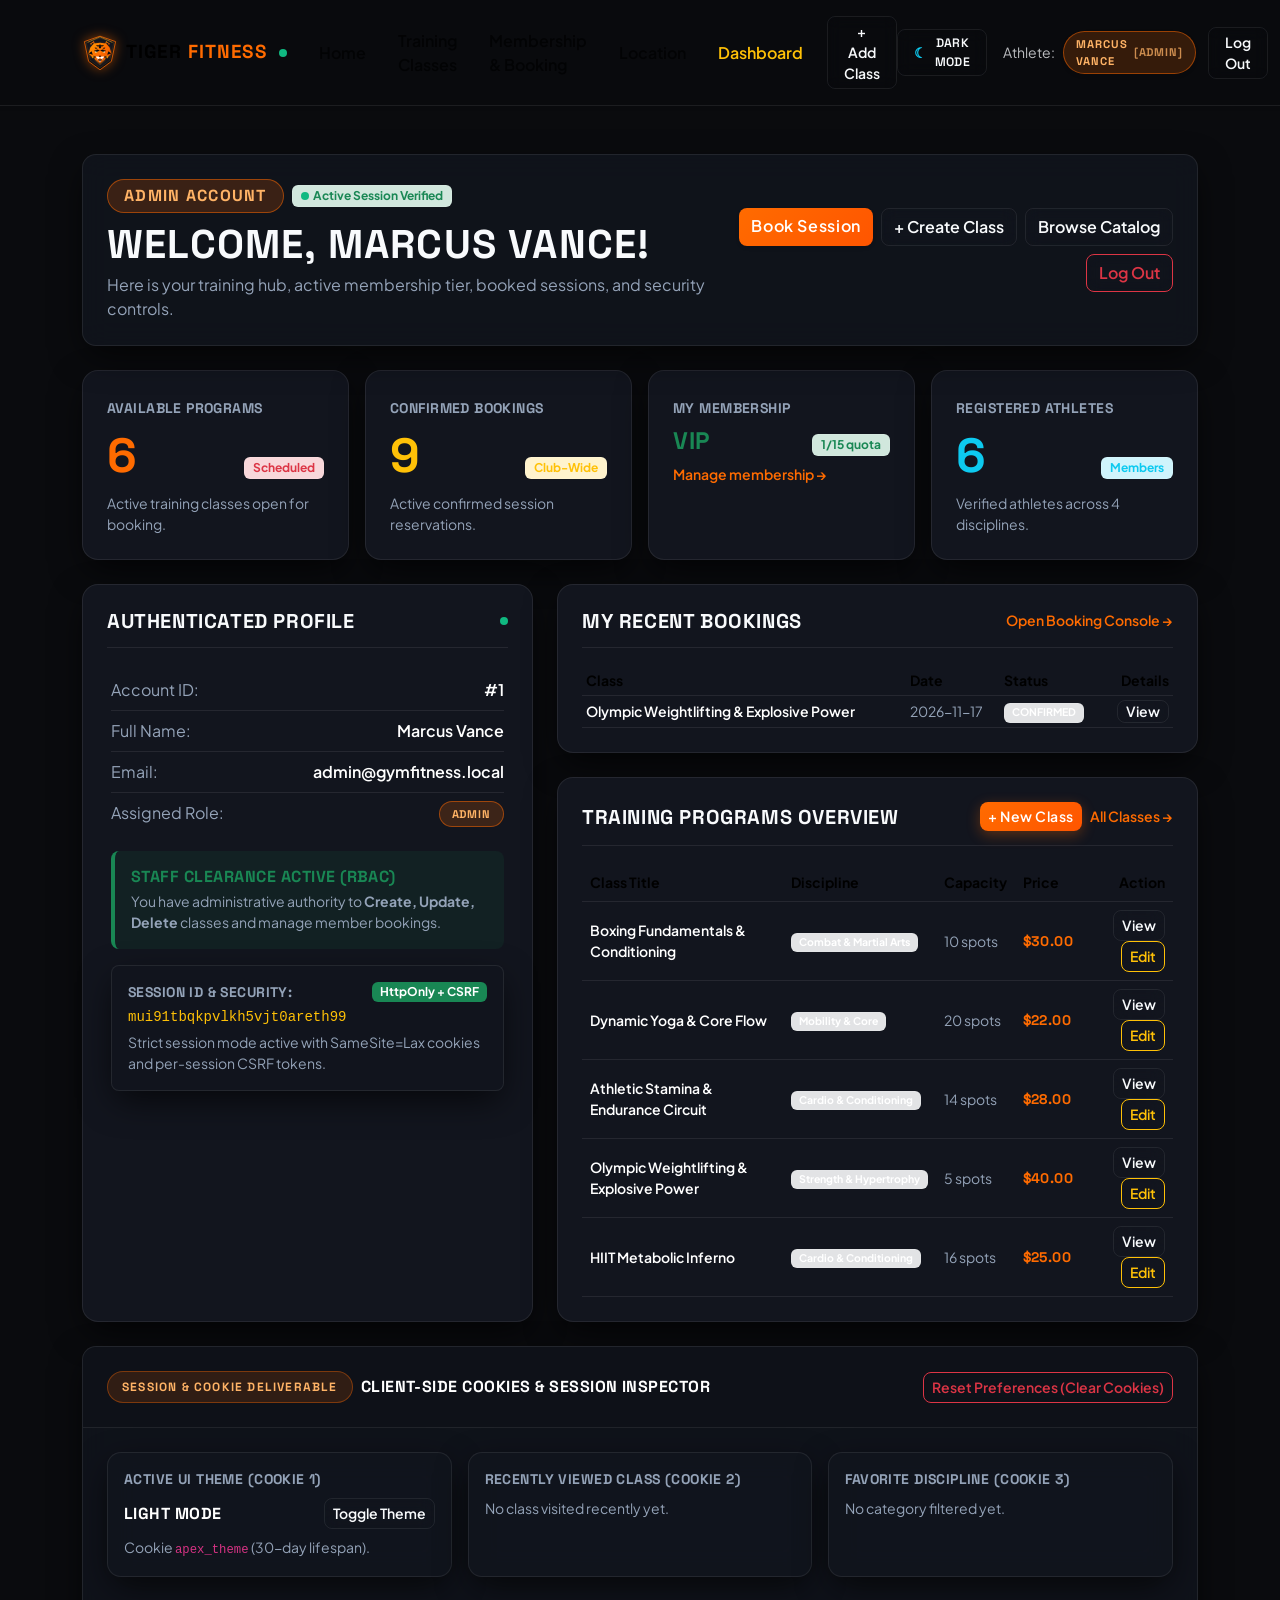
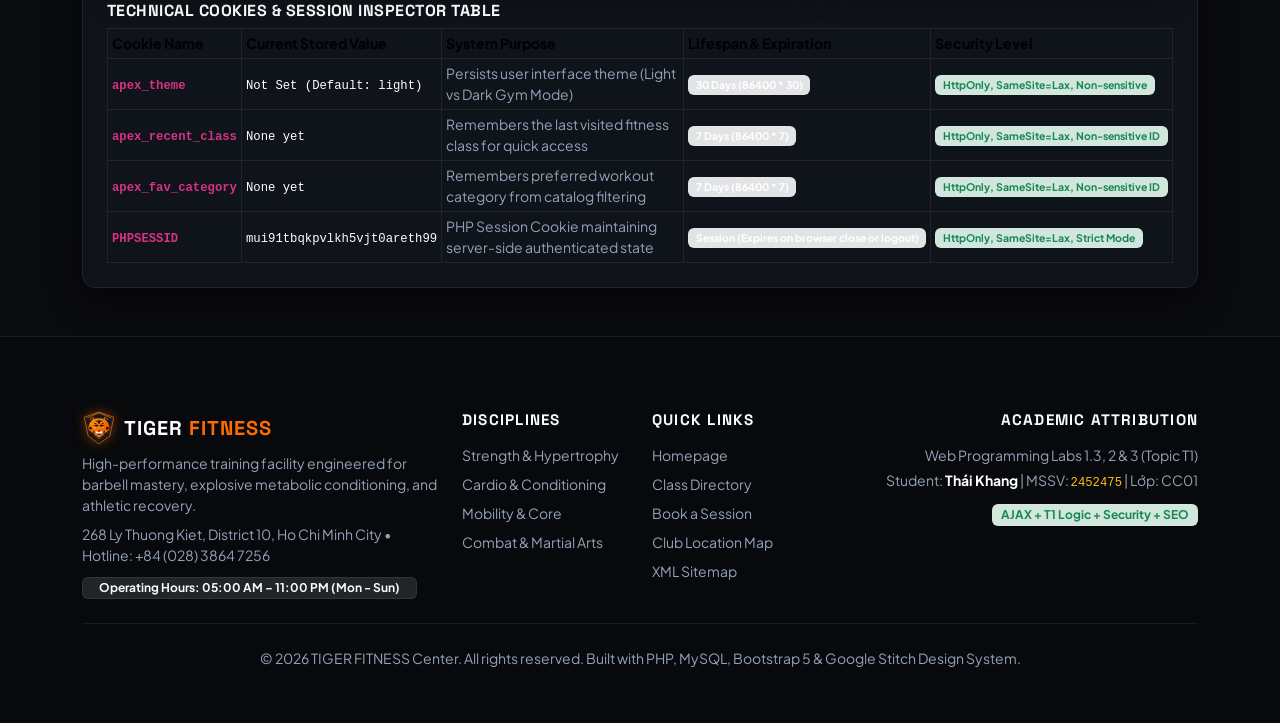
<file: netlify_dist/dashboard.html>
<!DOCTYPE html>
<html lang="en">
<head>
  <meta charset="UTF-8">
  <meta name="viewport" content="width=device-width, initial-scale=1.0">
    <title>Athlete Dashboard - TIGER FITNESS</title>
  <meta name="description" content="Authenticated member dashboard displaying active membership tier, booked sessions, role-based privileges, and session/cookie telemetry.">
  <meta name="keywords" content="Tiger Fitness, gym classes, strength training, HIIT conditioning, Olympic weightlifting, fitness class booking, personal training">
  <meta name="author" content="Thai Khang - MSSV 2452475 (HCMUT)">
  <meta name="robots" content="noindex, nofollow">
  <link rel="canonical" href="dashboard.html">

  <!-- Open Graph / Social SEO Tags -->
  <meta property="og:site_name" content="TIGER FITNESS Center">
  <meta property="og:type" content="website">
  <meta property="og:title" content="Athlete Dashboard - TIGER FITNESS">
  <meta property="og:description" content="Authenticated member dashboard displaying active membership tier, booked sessions, role-based privileges, and session/cookie telemetry.">
  <meta property="og:url" content="dashboard.html">

  <!-- JSON-LD Structured Data -->
  <script type="application/ld+json">{"@context":"https://schema.org","@type":"ExerciseGym","name":"TIGER FITNESS Center","description":"Authenticated member dashboard displaying active membership tier, booked sessions, role-based privileges, and session/cookie telemetry.","url":"dashboard.html","telephone":"+84-28-3864-7256","address":{"@type":"PostalAddress","streetAddress":"268 Ly Thuong Kiet, Ward 14, District 10","addressLocality":"Ho Chi Minh City","addressCountry":"VN"},"openingHours":"Mo-Su 05:00-23:00"}</script>
  <link rel="icon" type="image/svg+xml" href="images/favicon.svg">
  <link href="https://cdn.jsdelivr.net/npm/bootstrap@5.3.0/dist/css/bootstrap.min.css" rel="stylesheet">
  <link rel="stylesheet" href="css/style.css">
</head>
<body class="" data-bs-theme="light">

<script>
  (function() {
    var theme = "light";
    document.documentElement.setAttribute('data-bs-theme', theme);
    if (document.body) {
      if (theme === 'dark') {
        document.body.classList.add('theme-dark');
      } else {
        document.body.classList.remove('theme-dark');
      }
    }
  })();
</script>
<header>
  <nav class="navbar navbar-expand-lg glass-navbar sticky-top shadow-sm py-3" aria-label="Main navigation">
    <div class="container">
      <a class="navbar-brand fw-bold text-uppercase d-flex align-items-center gap-2" href="index.html">
        <img src="images/tiger-logo.svg" alt="Tiger Fitness 2D Emblem" width="36" height="36" style="filter: drop-shadow(0 0 6px rgba(255, 107, 0, 0.5));">
        <span class="font-headline" style="letter-spacing: 0.06em; font-size: 1.18rem;">TIGER <span style="color: var(--tiger-orange);">FITNESS</span></span>
        <span class="live-beacon ms-1 d-none d-sm-inline-block" title="Tiger Core Systems Online"></span>
      </a>
      <button
        class="navbar-toggler border-0 shadow-none"
        type="button"
        data-bs-toggle="collapse"
        data-bs-target="#mainNavbar"
        aria-controls="mainNavbar"
        aria-expanded="false"
        aria-label="Toggle navigation">
        <span class="navbar-toggler-icon"></span>
      </button>
      <div class="collapse navbar-collapse" id="mainNavbar">
        <ul class="navbar-nav me-auto mb-2 mb-lg-0 align-items-lg-center">
          <li class="nav-item">
            <a class="nav-link fw-semibold px-3 " href="index.html">Home</a>
          </li>
          <li class="nav-item">
            <a class="nav-link fw-semibold px-3 " href="classes.html">Training Classes</a>
          </li>
          <li class="nav-item">
            <a class="nav-link fw-semibold px-3 " href="bookings.html">Membership &amp; Booking</a>
          </li>
          <li class="nav-item">
            <a class="nav-link fw-semibold px-3" href="index.html#location">Location</a>
          </li>
                      <li class="nav-item">
              <a class="nav-link fw-semibold px-3 active text-warning" href="dashboard.html">Dashboard</a>
            </li>
                                <li class="nav-item">
              <a class="btn btn-sm btn-outline-apex ms-lg-2 my-2 my-lg-0 px-3 py-1" href="class_form.html">
                + Add Class
              </a>
            </li>
                  </ul>

        <ul class="navbar-nav ms-auto mb-2 mb-lg-0 align-items-lg-center gap-2">
          <!-- Theme Toggle (Cookie: apex_theme, 30 days) -->
          <li class="nav-item">
            <a href="javascript:void(0)" onclick="toggleNetlifyTheme()"
               class="btn btn-sm btn-outline-apex d-flex align-items-center gap-2 px-3 py-1"
               title="Switch to Dark Gym Mode (Cookie-persisted for 30 days)">
                              <span class="text-info" aria-hidden="true">&#9790;</span> <span class="small font-headline">DARK MODE</span>
                          </a>
          </li>

                      <li class="nav-item d-flex align-items-center gap-2 ms-lg-2">
              <span class="small d-none d-xl-inline opacity-75">Athlete:</span>
              <span class="vip-role-badge vip-role-admin shadow-sm">
                <span>Marcus Vance</span>
                <span class="opacity-75">[ADMIN]</span>
              </span>
            </li>
            <li class="nav-item ms-lg-1">
              <a class="btn btn-outline-apex btn-sm px-3" href="login.html">
                Log Out
              </a>
            </li>
                  </ul>
      </div>
    </div>
  </nav>
</header>

<main class="container py-5">
  
  
  <!-- Welcome Header -->
  <div class="glass-panel p-4 mb-4">
    <div class="row align-items-center g-3">
      <div class="col-md-7">
        <div class="d-flex align-items-center gap-2 mb-2 flex-wrap">
          <span class="vip-role-badge vip-role-admin px-3 py-1 text-uppercase fs-6">
            ADMIN ACCOUNT
          </span>
          <span class="badge bg-success-subtle text-success border border-success px-2 py-1 small d-inline-flex align-items-center gap-1">
            <span class="live-beacon"></span> Active Session Verified
          </span>
        </div>
        <h1 class="display-6 fw-bold font-headline mb-1 text-uppercase">Welcome, Marcus Vance!</h1>
        <p class="text-secondary mb-0">Here is your training hub, active membership tier, booked sessions, and security controls.</p>
      </div>
      <div class="col-md-5 text-md-end d-flex justify-content-md-end gap-2 flex-wrap">
        <a href="bookings.html" class="btn btn-apex-crimson fw-semibold shadow-sm">Book Session</a>
                  <a href="class_form.html" class="btn btn-outline-apex fw-semibold">+ Create Class</a>
                <a href="classes.html" class="btn btn-outline-apex">Browse Catalog</a>
        <a href="login.html" class="btn btn-outline-apex text-danger border-danger">Log Out</a>
      </div>
    </div>
  </div>

  <!-- Bento Grid Telemetry Cards -->
  <div class="row g-3 mb-4">
    <div class="col-12 col-sm-6 col-lg-3">
      <div class="bento-card">
        <span class="text-secondary small text-uppercase fw-bold font-headline">Available Programs</span>
        <div class="d-flex align-items-baseline justify-content-between mt-2">
          <span class="display-5 fw-bold text-tiger font-headline">6</span>
          <span class="badge bg-danger-subtle text-danger border border-danger">Scheduled</span>
        </div>
        <div class="small text-secondary mt-2">Active training classes open for booking.</div>
      </div>
    </div>
    <div class="col-12 col-sm-6 col-lg-3">
      <div class="bento-card">
        <span class="text-secondary small text-uppercase fw-bold font-headline">Confirmed Bookings</span>
        <div class="d-flex align-items-baseline justify-content-between mt-2">
          <span class="display-5 fw-bold text-warning font-headline">9</span>
          <span class="badge bg-warning-subtle text-warning border border-warning">Club-Wide</span>
        </div>
        <div class="small text-secondary mt-2">Active confirmed session reservations.</div>
      </div>
    </div>
    <div class="col-12 col-sm-6 col-lg-3">
      <div class="bento-card">
        <span class="text-secondary small text-uppercase fw-bold font-headline">My Membership</span>
        <div class="d-flex align-items-baseline justify-content-between mt-2">
          <span class="h4 fw-bold text-success font-headline mb-0">VIP</span>
          <span class="badge bg-success-subtle text-success border border-success">
            1/15 quota          </span>
        </div>
        <div class="small text-secondary mt-2">
          <a href="bookings.html" class="text-decoration-none text-tiger fw-semibold">Manage membership &rarr;</a>
        </div>
      </div>
    </div>
    <div class="col-12 col-sm-6 col-lg-3">
      <div class="bento-card">
        <span class="text-secondary small text-uppercase fw-bold font-headline">Registered Athletes</span>
        <div class="d-flex align-items-baseline justify-content-between mt-2">
          <span class="display-5 fw-bold text-info font-headline">6</span>
          <span class="badge bg-info-subtle text-info border border-info">Members</span>
        </div>
        <div class="small text-secondary mt-2">Verified athletes across 4 disciplines.</div>
      </div>
    </div>
  </div>

  <div class="row g-4 mb-4">
    <!-- Left Column: Authenticated Profile & RBAC Info -->
    <div class="col-12 col-lg-5">
      <div class="bento-card">
        <div class="bento-card-header">
          <h2 class="h5 fw-bold font-headline text-uppercase mb-0">Authenticated Profile</h2>
          <span class="live-beacon"></span>
        </div>
        <div class="p-1">
          <ul class="list-group list-group-flush mb-3">
            <li class="list-group-item px-0 d-flex justify-content-between">
              <span class="text-secondary">Account ID:</span>
              <span class="fw-semibold text-white">#1</span>
            </li>
            <li class="list-group-item px-0 d-flex justify-content-between">
              <span class="text-secondary">Full Name:</span>
              <span class="fw-semibold text-white">Marcus Vance</span>
            </li>
            <li class="list-group-item px-0 d-flex justify-content-between">
              <span class="text-secondary">Email:</span>
              <span class="fw-semibold text-white">admin@gymfitness.local</span>
            </li>
            <li class="list-group-item px-0 d-flex justify-content-between">
              <span class="text-secondary">Assigned Role:</span>
              <span class="vip-role-badge vip-role-admin text-uppercase">admin</span>
            </li>
          </ul>

                      <div class="alert alert-success border-0 bg-success bg-opacity-10 p-3 rounded-3 mb-3 border-start border-4 border-success">
              <h3 class="h6 fw-bold text-success font-headline text-uppercase mb-1">Staff Clearance Active (RBAC)</h3>
              <p class="small text-secondary mb-0">
                You have administrative authority to <strong>Create, Update, Delete</strong> classes and manage member bookings.
              </p>
            </div>
          
          <!-- Technical Evidence box -->
          <div class="glass-panel p-3 rounded-3">
            <div class="d-flex align-items-center justify-content-between mb-1">
              <strong class="small text-secondary font-headline text-uppercase">Session ID &amp; Security:</strong>
              <span class="badge bg-success small">HttpOnly + CSRF</span>
            </div>
            <code class="small text-break d-block mb-1 text-warning">mui91tbqkpvlkh5vjt0areth99</code>
            <small class="text-secondary d-block">
              Strict session mode active with SameSite=Lax cookies and per-session CSRF tokens.
            </small>
          </div>
        </div>
      </div>
    </div>

    <!-- Right Column: My Recent Bookings & Programs -->
    <div class="col-12 col-lg-7 d-flex flex-column gap-4">
      <div class="bento-card h-auto">
        <div class="bento-card-header">
          <h2 class="h5 fw-bold font-headline text-uppercase mb-0">My Recent Bookings</h2>
          <a href="bookings.html" class="small text-tiger fw-semibold text-decoration-none">Open Booking Console &rarr;</a>
        </div>
                  <div class="table-responsive">
            <table class="table table-sm align-middle small mb-0">
              <thead>
                <tr>
                  <th>Class</th>
                  <th>Date</th>
                  <th>Status</th>
                  <th class="text-end">Details</th>
                </tr>
              </thead>
              <tbody>
                                  <tr>
                    <td class="fw-semibold text-white">Olympic Weightlifting &amp; Explosive Power</td>
                    <td class="text-secondary">2026-11-17</td>
                    <td><span class="badge bg-secondary-subtle text-white border text-uppercase">confirmed</span></td>
                    <td class="text-end">
                      <a href="item_details_3.html" class="btn btn-sm btn-outline-apex py-0 px-2">View</a>
                    </td>
                  </tr>
                              </tbody>
            </table>
          </div>
              </div>

      <div class="bento-card">
        <div class="bento-card-header">
          <h2 class="h5 fw-bold font-headline text-uppercase mb-0">Training Programs Overview</h2>
          <div class="d-flex gap-2">
                          <a href="class_form.html" class="btn btn-sm btn-apex-crimson fw-semibold">+ New Class</a>
                        <a href="classes.html" class="small text-tiger fw-semibold text-decoration-none align-self-center">All Classes &rarr;</a>
          </div>
        </div>
        <div class="table-responsive">
          <table class="table table-hover align-middle mb-0 small">
            <thead>
              <tr>
                <th>Class Title</th>
                <th>Discipline</th>
                <th>Capacity</th>
                <th>Price</th>
                <th class="text-end">Action</th>
              </tr>
            </thead>
            <tbody>
                              <tr>
                  <td class="fw-semibold text-white">Boxing Fundamentals &amp; Conditioning</td>
                  <td>
                    <span class="badge bg-secondary-subtle text-white border small">
                      Combat &amp; Martial Arts                    </span>
                  </td>
                  <td class="text-secondary">10 spots</td>
                  <td class="fw-bold text-tiger font-headline">$30.00</td>
                  <td class="text-end">
                    <a href="item_details_6.html" class="btn btn-sm btn-outline-apex px-2 py-0.5">
                      View
                    </a>
                                          <a href="class_form.html?id=6" class="btn btn-sm btn-outline-apex px-2 py-0.5 text-warning border-warning">
                        Edit
                      </a>
                                      </td>
                </tr>
                              <tr>
                  <td class="fw-semibold text-white">Dynamic Yoga &amp; Core Flow</td>
                  <td>
                    <span class="badge bg-secondary-subtle text-white border small">
                      Mobility &amp; Core                    </span>
                  </td>
                  <td class="text-secondary">20 spots</td>
                  <td class="fw-bold text-tiger font-headline">$22.00</td>
                  <td class="text-end">
                    <a href="item_details_5.html" class="btn btn-sm btn-outline-apex px-2 py-0.5">
                      View
                    </a>
                                          <a href="class_form.html?id=5" class="btn btn-sm btn-outline-apex px-2 py-0.5 text-warning border-warning">
                        Edit
                      </a>
                                      </td>
                </tr>
                              <tr>
                  <td class="fw-semibold text-white">Athletic Stamina &amp; Endurance Circuit</td>
                  <td>
                    <span class="badge bg-secondary-subtle text-white border small">
                      Cardio &amp; Conditioning                    </span>
                  </td>
                  <td class="text-secondary">14 spots</td>
                  <td class="fw-bold text-tiger font-headline">$28.00</td>
                  <td class="text-end">
                    <a href="item_details_4.html" class="btn btn-sm btn-outline-apex px-2 py-0.5">
                      View
                    </a>
                                          <a href="class_form.html?id=4" class="btn btn-sm btn-outline-apex px-2 py-0.5 text-warning border-warning">
                        Edit
                      </a>
                                      </td>
                </tr>
                              <tr>
                  <td class="fw-semibold text-white">Olympic Weightlifting &amp; Explosive Power</td>
                  <td>
                    <span class="badge bg-secondary-subtle text-white border small">
                      Strength &amp; Hypertrophy                    </span>
                  </td>
                  <td class="text-secondary">5 spots</td>
                  <td class="fw-bold text-tiger font-headline">$40.00</td>
                  <td class="text-end">
                    <a href="item_details_3.html" class="btn btn-sm btn-outline-apex px-2 py-0.5">
                      View
                    </a>
                                          <a href="class_form.html?id=3" class="btn btn-sm btn-outline-apex px-2 py-0.5 text-warning border-warning">
                        Edit
                      </a>
                                      </td>
                </tr>
                              <tr>
                  <td class="fw-semibold text-white">HIIT Metabolic Inferno</td>
                  <td>
                    <span class="badge bg-secondary-subtle text-white border small">
                      Cardio &amp; Conditioning                    </span>
                  </td>
                  <td class="text-secondary">16 spots</td>
                  <td class="fw-bold text-tiger font-headline">$25.00</td>
                  <td class="text-end">
                    <a href="item_details_2.html" class="btn btn-sm btn-outline-apex px-2 py-0.5">
                      View
                    </a>
                                          <a href="class_form.html?id=2" class="btn btn-sm btn-outline-apex px-2 py-0.5 text-warning border-warning">
                        Edit
                      </a>
                                      </td>
                </tr>
                          </tbody>
          </table>
        </div>
      </div>
    </div>
  </div>

  <!-- Client Cookies & Session Inspector -->
  <div class="glass-panel overflow-hidden mt-4">
    <div class="p-4 d-flex justify-content-between align-items-center flex-wrap gap-2 border-bottom border-secondary border-opacity-25" style="background: rgba(9, 13, 22, 0.25);">
      <div class="d-flex align-items-center gap-2">
        <span class="hero-badge">Session &amp; Cookie Deliverable</span>
        <strong class="fs-6 font-headline text-uppercase text-white">Client-Side Cookies &amp; Session Inspector</strong>
      </div>
      <a href="clear_cookies.php?return=dashboard.html" class="btn btn-sm btn-outline-apex text-danger border-danger fw-semibold" onclick="return confirm('Reset all tracking cookies and preferences?');">
        Reset Preferences (Clear Cookies)
      </a>
    </div>

    <div class="p-4">
      <div class="row g-3 mb-4">
        <div class="col-12 col-md-4">
          <div class="p-3 glass-panel h-100">
            <strong class="d-block small text-secondary font-headline text-uppercase">Active UI Theme (Cookie 1)</strong>
            <div class="d-flex align-items-center justify-content-between mt-2">
              <span class="fw-bold text-white text-uppercase font-headline">light Mode</span>
              <a href="javascript:void(0)" onclick="toggleNetlifyTheme()" class="btn btn-sm btn-outline-apex">
                Toggle Theme
              </a>
            </div>
            <small class="text-secondary d-block mt-2">Cookie <code>apex_theme</code> (30-day lifespan).</small>
          </div>
        </div>

        <div class="col-12 col-md-4">
          <div class="p-3 glass-panel h-100">
            <strong class="d-block small text-secondary font-headline text-uppercase">Recently Viewed Class (Cookie 2)</strong>
                          <span class="text-secondary small d-block mt-2">No class visited recently yet.</span>
                      </div>
        </div>

        <div class="col-12 col-md-4">
          <div class="p-3 glass-panel h-100">
            <strong class="d-block small text-secondary font-headline text-uppercase">Favorite Discipline (Cookie 3)</strong>
                          <span class="text-secondary small d-block mt-2">No category filtered yet.</span>
                      </div>
        </div>
      </div>

      <h3 class="h6 fw-bold font-headline text-uppercase text-white mb-2">Technical Cookies &amp; Session Inspector Table</h3>
      <div class="table-responsive">
        <table class="table table-bordered table-sm align-middle small mb-0">
          <thead>
            <tr>
              <th>Cookie Name</th>
              <th>Current Stored Value</th>
              <th>System Purpose</th>
              <th>Lifespan &amp; Expiration</th>
              <th>Security Level</th>
            </tr>
          </thead>
          <tbody>
                          <tr>
                <td class="fw-semibold text-tiger"><code>apex_theme</code></td>
                <td><code class="text-white">Not Set (Default: light)</code></td>
                <td class="text-secondary">Persists user interface theme (Light vs Dark Gym Mode)</td>
                <td><span class="badge bg-secondary-subtle text-white border">30 Days (86400 * 30)</span></td>
                <td><span class="badge bg-success-subtle text-success border border-success">HttpOnly, SameSite=Lax, Non-sensitive</span></td>
              </tr>
                          <tr>
                <td class="fw-semibold text-tiger"><code>apex_recent_class</code></td>
                <td><code class="text-white">None yet</code></td>
                <td class="text-secondary">Remembers the last visited fitness class for quick access</td>
                <td><span class="badge bg-secondary-subtle text-white border">7 Days (86400 * 7)</span></td>
                <td><span class="badge bg-success-subtle text-success border border-success">HttpOnly, SameSite=Lax, Non-sensitive ID</span></td>
              </tr>
                          <tr>
                <td class="fw-semibold text-tiger"><code>apex_fav_category</code></td>
                <td><code class="text-white">None yet</code></td>
                <td class="text-secondary">Remembers preferred workout category from catalog filtering</td>
                <td><span class="badge bg-secondary-subtle text-white border">7 Days (86400 * 7)</span></td>
                <td><span class="badge bg-success-subtle text-success border border-success">HttpOnly, SameSite=Lax, Non-sensitive ID</span></td>
              </tr>
                          <tr>
                <td class="fw-semibold text-tiger"><code>PHPSESSID</code></td>
                <td><code class="text-white">mui91tbqkpvlkh5vjt0areth99</code></td>
                <td class="text-secondary">PHP Session Cookie maintaining server-side authenticated state</td>
                <td><span class="badge bg-secondary-subtle text-white border">Session (Expires on browser close or logout)</span></td>
                <td><span class="badge bg-success-subtle text-success border border-success">HttpOnly, SameSite=Lax, Strict Mode</span></td>
              </tr>
                      </tbody>
        </table>
      </div>
    </div>
  </div>
</main>

<footer class="apex-footer mt-auto">
  <div class="container py-4">
    <div class="row g-4 align-items-start">
      <div class="col-12 col-md-4">
        <div class="d-flex align-items-center gap-2 mb-2">
          <img src="images/tiger-logo.svg" alt="Tiger Fitness Brand Logo" width="34" height="34" style="filter: drop-shadow(0 0 6px rgba(255, 107, 0, 0.4));">
          <span class="font-headline fw-bold text-white fs-5" style="letter-spacing: 0.05em;">TIGER <span style="color: var(--tiger-orange);">FITNESS</span></span>
        </div>
        <p class="small text-secondary mb-2" style="max-width: 360px;">
          High-performance training facility engineered for barbell mastery, explosive metabolic conditioning, and athletic recovery.
        </p>
        <p class="small text-secondary mb-2">
          268 Ly Thuong Kiet, District 10, Ho Chi Minh City &bull; Hotline: +84 (028) 3864 7256
        </p>
        <span class="badge bg-dark border border-secondary text-light px-3 py-1 small">
          Operating Hours: 05:00 AM – 11:00 PM (Mon - Sun)
        </span>
      </div>

      <div class="col-6 col-md-2">
        <h6 class="footer-title">Disciplines</h6>
        <ul class="list-unstyled small mb-0 d-flex flex-column gap-2">
          <li><a href="classes.html?category_id=1">Strength &amp; Hypertrophy</a></li>
          <li><a href="classes.html?category_id=2">Cardio &amp; Conditioning</a></li>
          <li><a href="classes.html?category_id=3">Mobility &amp; Core</a></li>
          <li><a href="classes.html?category_id=4">Combat &amp; Martial Arts</a></li>
        </ul>
      </div>

      <div class="col-6 col-md-2">
        <h6 class="footer-title">Quick Links</h6>
        <ul class="list-unstyled small mb-0 d-flex flex-column gap-2">
          <li><a href="index.html">Homepage</a></li>
          <li><a href="classes.html">Class Directory</a></li>
          <li><a href="bookings.html">Book a Session</a></li>
          <li><a href="index.html#location">Club Location Map</a></li>
          <li><a href="sitemap.xml">XML Sitemap</a></li>
        </ul>
      </div>

      <div class="col-12 col-md-4 text-md-end">
        <h6 class="footer-title">Academic Attribution</h6>
        <p class="small text-secondary mb-1">
          Web Programming Labs 1.3, 2 &amp; 3 (Topic T1)
        </p>
        <p class="small text-secondary mb-2">
          Student: <strong class="text-white">Thái Khang</strong> | MSSV: <code class="text-warning">2452475</code> | Lớp: CC01
        </p>
        <span class="badge bg-success-subtle text-success border border-success small px-2 py-1">
          AJAX + T1 Logic + Security + SEO
        </span>
      </div>
    </div>

    <div class="pt-4 mt-4 border-top border-secondary border-opacity-25 text-center text-secondary small">
      &copy; 2026 TIGER FITNESS Center. All rights reserved. Built with PHP, MySQL, Bootstrap 5 &amp; Google Stitch Design System.
    </div>
  </div>
</footer>

<script src="https://cdn.jsdelivr.net/npm/bootstrap@5.3.0/dist/js/bootstrap.bundle.min.js"></script>
<script src="js/netlify-interactive.js"></script>
</body>
</html>
</file>
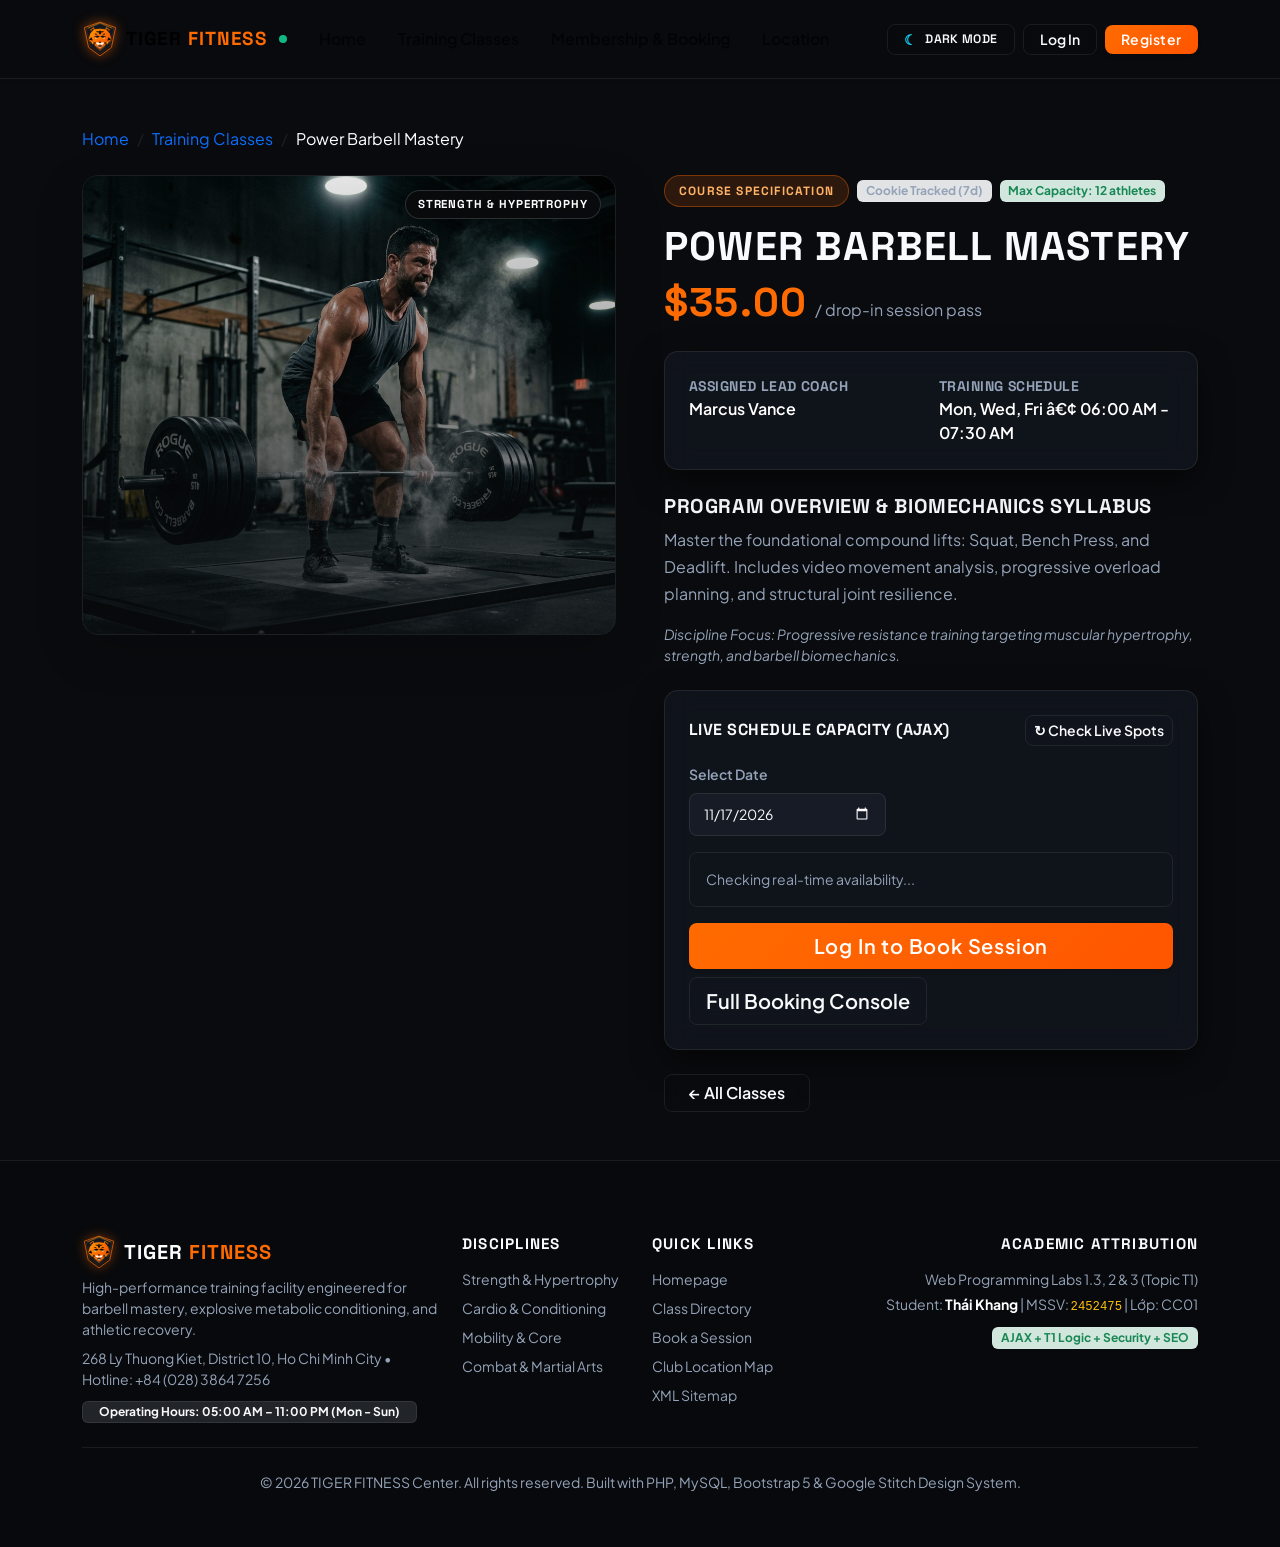
<file: netlify_dist/item_details_1.html>
<!DOCTYPE html>
<html lang="en">
<head>
  <meta charset="UTF-8">
  <meta name="viewport" content="width=device-width, initial-scale=1.0">
    <title>Power Barbell Mastery - TIGER FITNESS</title>
  <meta name="description" content="Master the foundational compound lifts: Squat, Bench Press, and Deadlift. Includes video movement analysis, progressive overload planning, and structura...">
  <meta name="keywords" content="Power Barbell Mastery, Strength &amp; Hypertrophy, Marcus Vance, Tiger Fitness">
  <meta name="author" content="Thai Khang - MSSV 2452475 (HCMUT)">
  <meta name="robots" content="index, follow">
  <link rel="canonical" href="item_details_1.html">

  <!-- Open Graph / Social SEO Tags -->
  <meta property="og:site_name" content="TIGER FITNESS Center">
  <meta property="og:type" content="website">
  <meta property="og:title" content="Power Barbell Mastery - TIGER FITNESS">
  <meta property="og:description" content="Master the foundational compound lifts: Squat, Bench Press, and Deadlift. Includes video movement analysis, progressive overload planning, and structura...">
  <meta property="og:url" content="item_details_1.html">

  <!-- JSON-LD Structured Data -->
  <script type="application/ld+json">{"@context":"https://schema.org","@type":"Course","name":"Power Barbell Mastery","description":"Master the foundational compound lifts: Squat, Bench Press, and Deadlift. Includes video movement analysis, progressive overload planning, and structural joint resilience.","provider":{"@type":"ExerciseGym","name":"TIGER FITNESS Center"},"offers":{"@type":"Offer","price":"35.00","priceCurrency":"USD"}}</script>
  <link rel="icon" type="image/svg+xml" href="images/favicon.svg">
  <link href="https://cdn.jsdelivr.net/npm/bootstrap@5.3.0/dist/css/bootstrap.min.css" rel="stylesheet">
  <link rel="stylesheet" href="css/style.css">
</head>
<body class="" data-bs-theme="light">

<script>
  (function() {
    var theme = "light";
    document.documentElement.setAttribute('data-bs-theme', theme);
    if (document.body) {
      if (theme === 'dark') {
        document.body.classList.add('theme-dark');
      } else {
        document.body.classList.remove('theme-dark');
      }
    }
  })();
</script>
<header>
  <nav class="navbar navbar-expand-lg glass-navbar sticky-top shadow-sm py-3" aria-label="Main navigation">
    <div class="container">
      <a class="navbar-brand fw-bold text-uppercase d-flex align-items-center gap-2" href="index.html">
        <img src="images/tiger-logo.svg" alt="Tiger Fitness 2D Emblem" width="36" height="36" style="filter: drop-shadow(0 0 6px rgba(255, 107, 0, 0.5));">
        <span class="font-headline" style="letter-spacing: 0.06em; font-size: 1.18rem;">TIGER <span style="color: var(--tiger-orange);">FITNESS</span></span>
        <span class="live-beacon ms-1 d-none d-sm-inline-block" title="Tiger Core Systems Online"></span>
      </a>
      <button
        class="navbar-toggler border-0 shadow-none"
        type="button"
        data-bs-toggle="collapse"
        data-bs-target="#mainNavbar"
        aria-controls="mainNavbar"
        aria-expanded="false"
        aria-label="Toggle navigation">
        <span class="navbar-toggler-icon"></span>
      </button>
      <div class="collapse navbar-collapse" id="mainNavbar">
        <ul class="navbar-nav me-auto mb-2 mb-lg-0 align-items-lg-center">
          <li class="nav-item">
            <a class="nav-link fw-semibold px-3 " href="index.html">Home</a>
          </li>
          <li class="nav-item">
            <a class="nav-link fw-semibold px-3 " href="classes.html">Training Classes</a>
          </li>
          <li class="nav-item">
            <a class="nav-link fw-semibold px-3 " href="bookings.html">Membership &amp; Booking</a>
          </li>
          <li class="nav-item">
            <a class="nav-link fw-semibold px-3" href="index.html#location">Location</a>
          </li>
                            </ul>

        <ul class="navbar-nav ms-auto mb-2 mb-lg-0 align-items-lg-center gap-2">
          <!-- Theme Toggle (Cookie: apex_theme, 30 days) -->
          <li class="nav-item">
            <a href="javascript:void(0)" onclick="toggleNetlifyTheme()"
               class="btn btn-sm btn-outline-apex d-flex align-items-center gap-2 px-3 py-1"
               title="Switch to Dark Gym Mode (Cookie-persisted for 30 days)">
                              <span class="text-info" aria-hidden="true">&#9790;</span> <span class="small font-headline">DARK MODE</span>
                          </a>
          </li>

                      <li class="nav-item">
              <a class="btn btn-outline-apex btn-sm px-3" href="login.html">
                Log In
              </a>
            </li>
            <li class="nav-item">
              <a class="btn btn-danger btn-sm px-3 shadow-sm" href="register.html">
                Register
              </a>
            </li>
                  </ul>
      </div>
    </div>
  </nav>
</header>

<main class="container py-5">
      <!-- Breadcrumb navigation -->
    <nav aria-label="breadcrumb" class="mb-4">
      <ol class="breadcrumb">
        <li class="breadcrumb-item"><a href="index.html" class="text-decoration-none">Home</a></li>
        <li class="breadcrumb-item"><a href="classes.html" class="text-decoration-none">Training Classes</a></li>
        <li class="breadcrumb-item active text-white" aria-current="page">Power Barbell Mastery</li>
      </ol>
    </nav>

    <div class="row g-5 align-items-start">
      <!-- Media column -->
      <div class="col-12 col-lg-6">
        <div class="class-card-img-wrap rounded-4 shadow-lg overflow-hidden border border-secondary border-opacity-25" style="height: 460px;">
          <img
            src="images/item1.jpg"
            class="w-100 h-100 object-fit-cover"
            alt="Power Barbell Mastery - Strength &amp; Hypertrophy session">
          <div class="class-card-overlay"></div>
          <span class="class-discipline-badge">
            Strength &amp; Hypertrophy          </span>
        </div>
      </div>

      <!-- Details column -->
      <div class="col-12 col-lg-6">
        <div class="d-flex align-items-center gap-2 mb-3 flex-wrap">
          <span class="hero-badge">Course Specification</span>
          <span class="badge bg-secondary-subtle text-secondary border small">Cookie Tracked (7d)</span>
          <span class="badge bg-success-subtle text-success border border-success small">Max Capacity: 12 athletes</span>
        </div>

        <h1 class="display-6 fw-bold font-headline text-uppercase mb-2">Power Barbell Mastery</h1>

        <div class="d-flex align-items-baseline gap-2 mb-4">
          <span class="display-6 fw-bold text-tiger font-headline">$35.00</span>
          <span class="text-secondary">/ drop-in session pass</span>
        </div>

        <!-- Coach & Schedule Info Box -->
        <div class="glass-panel p-4 mb-4">
          <div class="row g-3">
            <div class="col-sm-6">
              <strong class="d-block text-secondary small text-uppercase fw-bold font-headline">Assigned Lead Coach</strong>
              <span class="fs-6 fw-semibold text-white">Marcus Vance</span>
            </div>
            <div class="col-sm-6">
              <strong class="d-block text-secondary small text-uppercase fw-bold font-headline">Training Schedule</strong>
              <span class="fs-6 fw-semibold text-white">Mon, Wed, Fri â€¢ 06:00 AM - 07:30 AM</span>
            </div>
          </div>
        </div>

        <!-- Description -->
        <div class="mb-4">
          <h2 class="h5 fw-bold font-headline text-uppercase mb-2">Program Overview &amp; Biomechanics Syllabus</h2>
          <p class="text-secondary leading-relaxed mb-3" style="line-height: 1.7;">
            Master the foundational compound lifts: Squat, Bench Press, and Deadlift. Includes video movement analysis, progressive overload planning, and structural joint resilience.          </p>
          <p class="small text-secondary fst-italic">
            Discipline Focus: Progressive resistance training targeting muscular hypertrophy, strength, and barbell biomechanics.          </p>
        </div>

        <!-- LAB 3 TASK 2: Live AJAX Capacity & Instant Booking Widget -->
        <section aria-label="Live Class Capacity Check" class="glass-panel p-4 mb-4" id="live-capacity-widget">
          <input type="hidden" id="capacity_class_id" value="1">
          <div class="d-flex justify-content-between align-items-center flex-wrap gap-2 mb-3">
            <h2 class="h6 fw-bold font-headline text-uppercase mb-0">Live Schedule Capacity (AJAX)</h2>
            <button type="button" id="refresh-capacity-btn" class="btn btn-sm btn-outline-apex">
              &#8635; Check Live Spots
            </button>
          </div>

          <div class="row g-2 align-items-end mb-3">
            <div class="col-sm-5">
              <label for="capacity_date" class="form-label small text-secondary fw-semibold">Select Date</label>
              <input
                type="date"
                class="form-control form-control-sm"
                id="capacity_date"
                min="2026-11-16"
                max="2027-01-15"
                value="2026-11-17">
            </div>
            <div class="col-sm-7">
              <div class="d-flex flex-wrap gap-2" id="capacity-date-pills"></div>
            </div>
          </div>

          <div class="p-3 rounded-3 border border-secondary border-opacity-25 mb-3" id="live-capacity-output">
            <div class="small text-secondary">Checking real-time availability...</div>
          </div>

          <div id="ajax-booking-feedback" class="mb-3"></div>

          <div class="d-flex flex-wrap gap-2">
                          <a href="login.html" class="btn btn-apex-crimson btn-lg px-4 fw-semibold shadow-sm flex-grow-1">
                Log In to Book Session
              </a>
                        <a href="bookings.html?class_id=1&amp;date=2026-11-17" class="btn btn-outline-apex btn-lg px-3">
              Full Booking Console
            </a>
          </div>
        </section>

        <div class="d-flex flex-wrap gap-2">
          <a href="classes.html" class="btn btn-outline-apex px-4">
            &larr; All Classes
          </a>
        </div>

              </div>
    </div>
  </main>

<footer class="apex-footer mt-auto">
  <div class="container py-4">
    <div class="row g-4 align-items-start">
      <div class="col-12 col-md-4">
        <div class="d-flex align-items-center gap-2 mb-2">
          <img src="images/tiger-logo.svg" alt="Tiger Fitness Brand Logo" width="34" height="34" style="filter: drop-shadow(0 0 6px rgba(255, 107, 0, 0.4));">
          <span class="font-headline fw-bold text-white fs-5" style="letter-spacing: 0.05em;">TIGER <span style="color: var(--tiger-orange);">FITNESS</span></span>
        </div>
        <p class="small text-secondary mb-2" style="max-width: 360px;">
          High-performance training facility engineered for barbell mastery, explosive metabolic conditioning, and athletic recovery.
        </p>
        <p class="small text-secondary mb-2">
          268 Ly Thuong Kiet, District 10, Ho Chi Minh City &bull; Hotline: +84 (028) 3864 7256
        </p>
        <span class="badge bg-dark border border-secondary text-light px-3 py-1 small">
          Operating Hours: 05:00 AM – 11:00 PM (Mon - Sun)
        </span>
      </div>

      <div class="col-6 col-md-2">
        <h6 class="footer-title">Disciplines</h6>
        <ul class="list-unstyled small mb-0 d-flex flex-column gap-2">
          <li><a href="classes.html?category_id=1">Strength &amp; Hypertrophy</a></li>
          <li><a href="classes.html?category_id=2">Cardio &amp; Conditioning</a></li>
          <li><a href="classes.html?category_id=3">Mobility &amp; Core</a></li>
          <li><a href="classes.html?category_id=4">Combat &amp; Martial Arts</a></li>
        </ul>
      </div>

      <div class="col-6 col-md-2">
        <h6 class="footer-title">Quick Links</h6>
        <ul class="list-unstyled small mb-0 d-flex flex-column gap-2">
          <li><a href="index.html">Homepage</a></li>
          <li><a href="classes.html">Class Directory</a></li>
          <li><a href="bookings.html">Book a Session</a></li>
          <li><a href="index.html#location">Club Location Map</a></li>
          <li><a href="sitemap.xml">XML Sitemap</a></li>
        </ul>
      </div>

      <div class="col-12 col-md-4 text-md-end">
        <h6 class="footer-title">Academic Attribution</h6>
        <p class="small text-secondary mb-1">
          Web Programming Labs 1.3, 2 &amp; 3 (Topic T1)
        </p>
        <p class="small text-secondary mb-2">
          Student: <strong class="text-white">Thái Khang</strong> | MSSV: <code class="text-warning">2452475</code> | Lớp: CC01
        </p>
        <span class="badge bg-success-subtle text-success border border-success small px-2 py-1">
          AJAX + T1 Logic + Security + SEO
        </span>
      </div>
    </div>

    <div class="pt-4 mt-4 border-top border-secondary border-opacity-25 text-center text-secondary small">
      &copy; 2026 TIGER FITNESS Center. All rights reserved. Built with PHP, MySQL, Bootstrap 5 &amp; Google Stitch Design System.
    </div>
  </div>
</footer>

<script src="https://cdn.jsdelivr.net/npm/bootstrap@5.3.0/dist/js/bootstrap.bundle.min.js"></script>
<script src="js/netlify-interactive.js"></script>
</body>
</html>
</file>
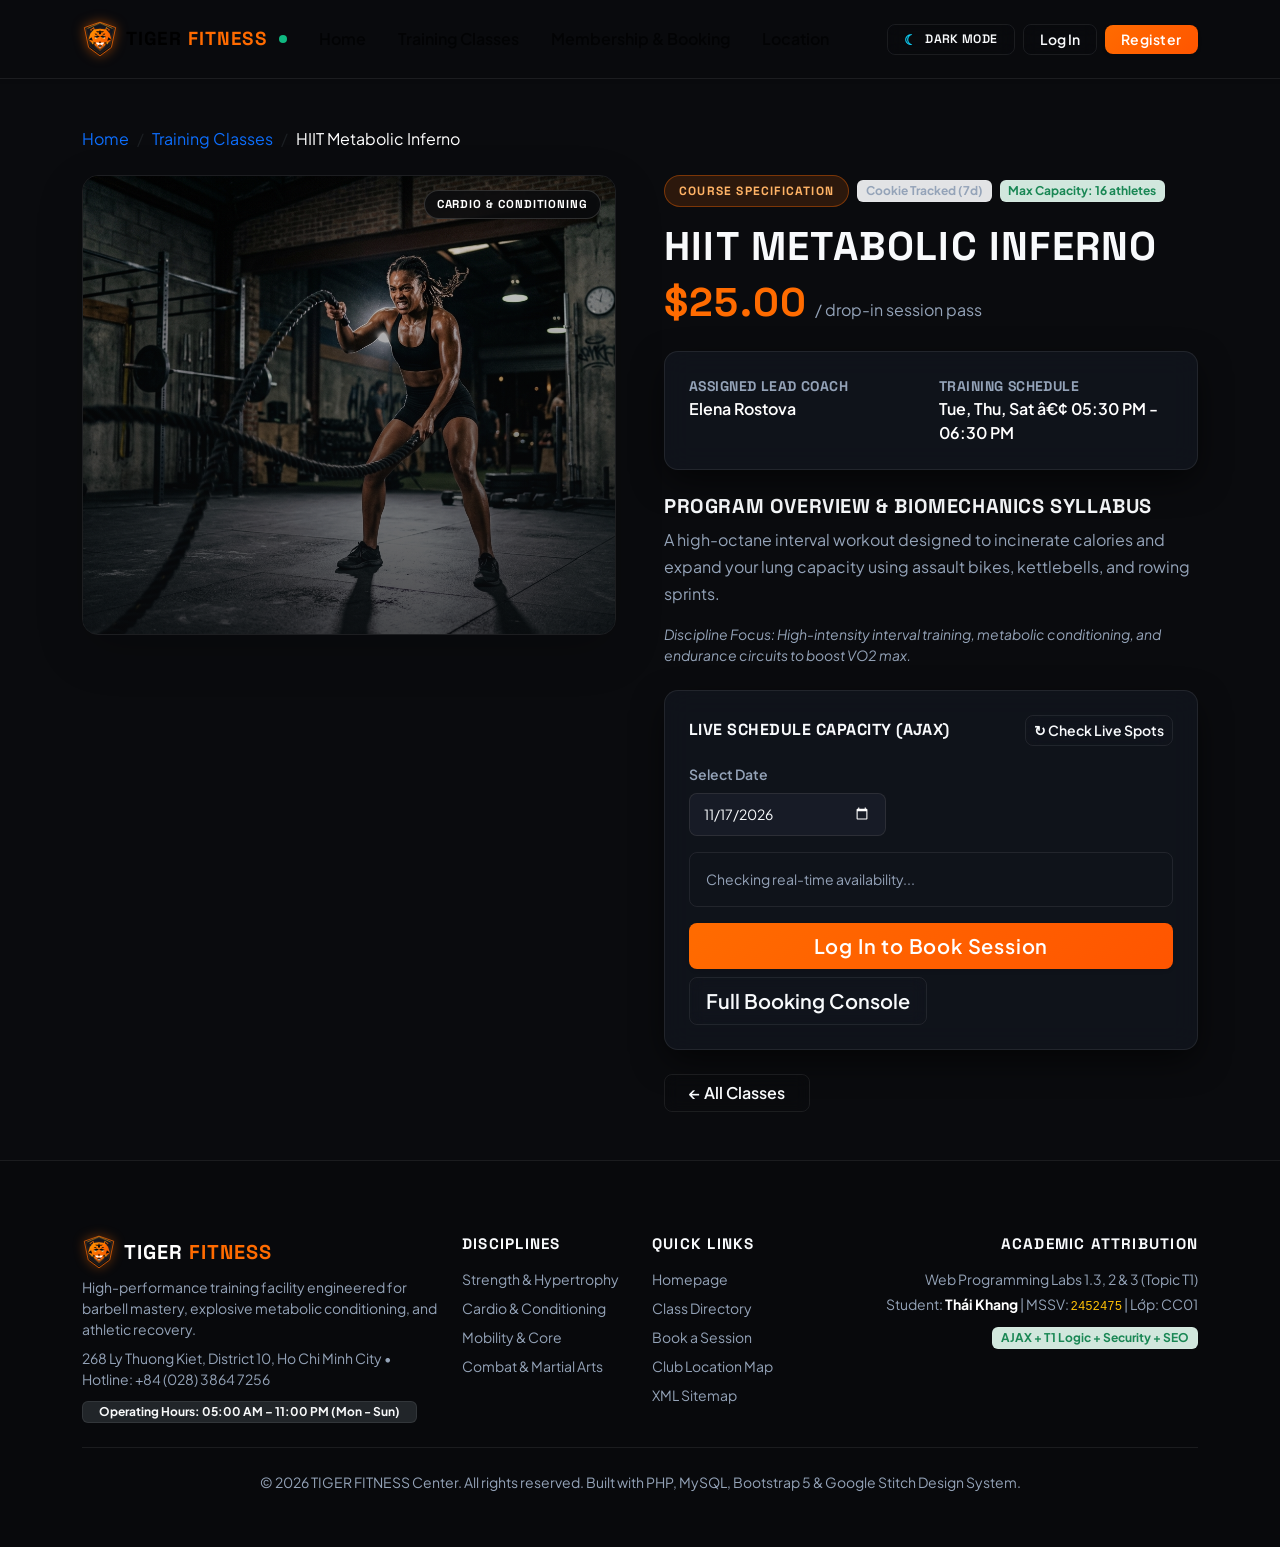
<file: netlify_dist/item_details_2.html>
<!DOCTYPE html>
<html lang="en">
<head>
  <meta charset="UTF-8">
  <meta name="viewport" content="width=device-width, initial-scale=1.0">
    <title>HIIT Metabolic Inferno - TIGER FITNESS</title>
  <meta name="description" content="A high-octane interval workout designed to incinerate calories and expand your lung capacity using assault bikes, kettlebells, and rowing sprints.">
  <meta name="keywords" content="HIIT Metabolic Inferno, Cardio &amp; Conditioning, Elena Rostova, Tiger Fitness">
  <meta name="author" content="Thai Khang - MSSV 2452475 (HCMUT)">
  <meta name="robots" content="index, follow">
  <link rel="canonical" href="item_details_2.html">

  <!-- Open Graph / Social SEO Tags -->
  <meta property="og:site_name" content="TIGER FITNESS Center">
  <meta property="og:type" content="website">
  <meta property="og:title" content="HIIT Metabolic Inferno - TIGER FITNESS">
  <meta property="og:description" content="A high-octane interval workout designed to incinerate calories and expand your lung capacity using assault bikes, kettlebells, and rowing sprints.">
  <meta property="og:url" content="item_details_2.html">

  <!-- JSON-LD Structured Data -->
  <script type="application/ld+json">{"@context":"https://schema.org","@type":"Course","name":"HIIT Metabolic Inferno","description":"A high-octane interval workout designed to incinerate calories and expand your lung capacity using assault bikes, kettlebells, and rowing sprints.","provider":{"@type":"ExerciseGym","name":"TIGER FITNESS Center"},"offers":{"@type":"Offer","price":"25.00","priceCurrency":"USD"}}</script>
  <link rel="icon" type="image/svg+xml" href="images/favicon.svg">
  <link href="https://cdn.jsdelivr.net/npm/bootstrap@5.3.0/dist/css/bootstrap.min.css" rel="stylesheet">
  <link rel="stylesheet" href="css/style.css">
</head>
<body class="" data-bs-theme="light">

<script>
  (function() {
    var theme = "light";
    document.documentElement.setAttribute('data-bs-theme', theme);
    if (document.body) {
      if (theme === 'dark') {
        document.body.classList.add('theme-dark');
      } else {
        document.body.classList.remove('theme-dark');
      }
    }
  })();
</script>
<header>
  <nav class="navbar navbar-expand-lg glass-navbar sticky-top shadow-sm py-3" aria-label="Main navigation">
    <div class="container">
      <a class="navbar-brand fw-bold text-uppercase d-flex align-items-center gap-2" href="index.html">
        <img src="images/tiger-logo.svg" alt="Tiger Fitness 2D Emblem" width="36" height="36" style="filter: drop-shadow(0 0 6px rgba(255, 107, 0, 0.5));">
        <span class="font-headline" style="letter-spacing: 0.06em; font-size: 1.18rem;">TIGER <span style="color: var(--tiger-orange);">FITNESS</span></span>
        <span class="live-beacon ms-1 d-none d-sm-inline-block" title="Tiger Core Systems Online"></span>
      </a>
      <button
        class="navbar-toggler border-0 shadow-none"
        type="button"
        data-bs-toggle="collapse"
        data-bs-target="#mainNavbar"
        aria-controls="mainNavbar"
        aria-expanded="false"
        aria-label="Toggle navigation">
        <span class="navbar-toggler-icon"></span>
      </button>
      <div class="collapse navbar-collapse" id="mainNavbar">
        <ul class="navbar-nav me-auto mb-2 mb-lg-0 align-items-lg-center">
          <li class="nav-item">
            <a class="nav-link fw-semibold px-3 " href="index.html">Home</a>
          </li>
          <li class="nav-item">
            <a class="nav-link fw-semibold px-3 " href="classes.html">Training Classes</a>
          </li>
          <li class="nav-item">
            <a class="nav-link fw-semibold px-3 " href="bookings.html">Membership &amp; Booking</a>
          </li>
          <li class="nav-item">
            <a class="nav-link fw-semibold px-3" href="index.html#location">Location</a>
          </li>
                            </ul>

        <ul class="navbar-nav ms-auto mb-2 mb-lg-0 align-items-lg-center gap-2">
          <!-- Theme Toggle (Cookie: apex_theme, 30 days) -->
          <li class="nav-item">
            <a href="javascript:void(0)" onclick="toggleNetlifyTheme()"
               class="btn btn-sm btn-outline-apex d-flex align-items-center gap-2 px-3 py-1"
               title="Switch to Dark Gym Mode (Cookie-persisted for 30 days)">
                              <span class="text-info" aria-hidden="true">&#9790;</span> <span class="small font-headline">DARK MODE</span>
                          </a>
          </li>

                      <li class="nav-item">
              <a class="btn btn-outline-apex btn-sm px-3" href="login.html">
                Log In
              </a>
            </li>
            <li class="nav-item">
              <a class="btn btn-danger btn-sm px-3 shadow-sm" href="register.html">
                Register
              </a>
            </li>
                  </ul>
      </div>
    </div>
  </nav>
</header>

<main class="container py-5">
      <!-- Breadcrumb navigation -->
    <nav aria-label="breadcrumb" class="mb-4">
      <ol class="breadcrumb">
        <li class="breadcrumb-item"><a href="index.html" class="text-decoration-none">Home</a></li>
        <li class="breadcrumb-item"><a href="classes.html" class="text-decoration-none">Training Classes</a></li>
        <li class="breadcrumb-item active text-white" aria-current="page">HIIT Metabolic Inferno</li>
      </ol>
    </nav>

    <div class="row g-5 align-items-start">
      <!-- Media column -->
      <div class="col-12 col-lg-6">
        <div class="class-card-img-wrap rounded-4 shadow-lg overflow-hidden border border-secondary border-opacity-25" style="height: 460px;">
          <img
            src="images/item2.jpg"
            class="w-100 h-100 object-fit-cover"
            alt="HIIT Metabolic Inferno - Cardio &amp; Conditioning session">
          <div class="class-card-overlay"></div>
          <span class="class-discipline-badge">
            Cardio &amp; Conditioning          </span>
        </div>
      </div>

      <!-- Details column -->
      <div class="col-12 col-lg-6">
        <div class="d-flex align-items-center gap-2 mb-3 flex-wrap">
          <span class="hero-badge">Course Specification</span>
          <span class="badge bg-secondary-subtle text-secondary border small">Cookie Tracked (7d)</span>
          <span class="badge bg-success-subtle text-success border border-success small">Max Capacity: 16 athletes</span>
        </div>

        <h1 class="display-6 fw-bold font-headline text-uppercase mb-2">HIIT Metabolic Inferno</h1>

        <div class="d-flex align-items-baseline gap-2 mb-4">
          <span class="display-6 fw-bold text-tiger font-headline">$25.00</span>
          <span class="text-secondary">/ drop-in session pass</span>
        </div>

        <!-- Coach & Schedule Info Box -->
        <div class="glass-panel p-4 mb-4">
          <div class="row g-3">
            <div class="col-sm-6">
              <strong class="d-block text-secondary small text-uppercase fw-bold font-headline">Assigned Lead Coach</strong>
              <span class="fs-6 fw-semibold text-white">Elena Rostova</span>
            </div>
            <div class="col-sm-6">
              <strong class="d-block text-secondary small text-uppercase fw-bold font-headline">Training Schedule</strong>
              <span class="fs-6 fw-semibold text-white">Tue, Thu, Sat â€¢ 05:30 PM - 06:30 PM</span>
            </div>
          </div>
        </div>

        <!-- Description -->
        <div class="mb-4">
          <h2 class="h5 fw-bold font-headline text-uppercase mb-2">Program Overview &amp; Biomechanics Syllabus</h2>
          <p class="text-secondary leading-relaxed mb-3" style="line-height: 1.7;">
            A high-octane interval workout designed to incinerate calories and expand your lung capacity using assault bikes, kettlebells, and rowing sprints.          </p>
          <p class="small text-secondary fst-italic">
            Discipline Focus: High-intensity interval training, metabolic conditioning, and endurance circuits to boost VO2 max.          </p>
        </div>

        <!-- LAB 3 TASK 2: Live AJAX Capacity & Instant Booking Widget -->
        <section aria-label="Live Class Capacity Check" class="glass-panel p-4 mb-4" id="live-capacity-widget">
          <input type="hidden" id="capacity_class_id" value="2">
          <div class="d-flex justify-content-between align-items-center flex-wrap gap-2 mb-3">
            <h2 class="h6 fw-bold font-headline text-uppercase mb-0">Live Schedule Capacity (AJAX)</h2>
            <button type="button" id="refresh-capacity-btn" class="btn btn-sm btn-outline-apex">
              &#8635; Check Live Spots
            </button>
          </div>

          <div class="row g-2 align-items-end mb-3">
            <div class="col-sm-5">
              <label for="capacity_date" class="form-label small text-secondary fw-semibold">Select Date</label>
              <input
                type="date"
                class="form-control form-control-sm"
                id="capacity_date"
                min="2026-11-16"
                max="2027-01-15"
                value="2026-11-17">
            </div>
            <div class="col-sm-7">
              <div class="d-flex flex-wrap gap-2" id="capacity-date-pills"></div>
            </div>
          </div>

          <div class="p-3 rounded-3 border border-secondary border-opacity-25 mb-3" id="live-capacity-output">
            <div class="small text-secondary">Checking real-time availability...</div>
          </div>

          <div id="ajax-booking-feedback" class="mb-3"></div>

          <div class="d-flex flex-wrap gap-2">
                          <a href="login.html" class="btn btn-apex-crimson btn-lg px-4 fw-semibold shadow-sm flex-grow-1">
                Log In to Book Session
              </a>
                        <a href="bookings.html?class_id=2&amp;date=2026-11-17" class="btn btn-outline-apex btn-lg px-3">
              Full Booking Console
            </a>
          </div>
        </section>

        <div class="d-flex flex-wrap gap-2">
          <a href="classes.html" class="btn btn-outline-apex px-4">
            &larr; All Classes
          </a>
        </div>

              </div>
    </div>
  </main>

<footer class="apex-footer mt-auto">
  <div class="container py-4">
    <div class="row g-4 align-items-start">
      <div class="col-12 col-md-4">
        <div class="d-flex align-items-center gap-2 mb-2">
          <img src="images/tiger-logo.svg" alt="Tiger Fitness Brand Logo" width="34" height="34" style="filter: drop-shadow(0 0 6px rgba(255, 107, 0, 0.4));">
          <span class="font-headline fw-bold text-white fs-5" style="letter-spacing: 0.05em;">TIGER <span style="color: var(--tiger-orange);">FITNESS</span></span>
        </div>
        <p class="small text-secondary mb-2" style="max-width: 360px;">
          High-performance training facility engineered for barbell mastery, explosive metabolic conditioning, and athletic recovery.
        </p>
        <p class="small text-secondary mb-2">
          268 Ly Thuong Kiet, District 10, Ho Chi Minh City &bull; Hotline: +84 (028) 3864 7256
        </p>
        <span class="badge bg-dark border border-secondary text-light px-3 py-1 small">
          Operating Hours: 05:00 AM – 11:00 PM (Mon - Sun)
        </span>
      </div>

      <div class="col-6 col-md-2">
        <h6 class="footer-title">Disciplines</h6>
        <ul class="list-unstyled small mb-0 d-flex flex-column gap-2">
          <li><a href="classes.html?category_id=1">Strength &amp; Hypertrophy</a></li>
          <li><a href="classes.html?category_id=2">Cardio &amp; Conditioning</a></li>
          <li><a href="classes.html?category_id=3">Mobility &amp; Core</a></li>
          <li><a href="classes.html?category_id=4">Combat &amp; Martial Arts</a></li>
        </ul>
      </div>

      <div class="col-6 col-md-2">
        <h6 class="footer-title">Quick Links</h6>
        <ul class="list-unstyled small mb-0 d-flex flex-column gap-2">
          <li><a href="index.html">Homepage</a></li>
          <li><a href="classes.html">Class Directory</a></li>
          <li><a href="bookings.html">Book a Session</a></li>
          <li><a href="index.html#location">Club Location Map</a></li>
          <li><a href="sitemap.xml">XML Sitemap</a></li>
        </ul>
      </div>

      <div class="col-12 col-md-4 text-md-end">
        <h6 class="footer-title">Academic Attribution</h6>
        <p class="small text-secondary mb-1">
          Web Programming Labs 1.3, 2 &amp; 3 (Topic T1)
        </p>
        <p class="small text-secondary mb-2">
          Student: <strong class="text-white">Thái Khang</strong> | MSSV: <code class="text-warning">2452475</code> | Lớp: CC01
        </p>
        <span class="badge bg-success-subtle text-success border border-success small px-2 py-1">
          AJAX + T1 Logic + Security + SEO
        </span>
      </div>
    </div>

    <div class="pt-4 mt-4 border-top border-secondary border-opacity-25 text-center text-secondary small">
      &copy; 2026 TIGER FITNESS Center. All rights reserved. Built with PHP, MySQL, Bootstrap 5 &amp; Google Stitch Design System.
    </div>
  </div>
</footer>

<script src="https://cdn.jsdelivr.net/npm/bootstrap@5.3.0/dist/js/bootstrap.bundle.min.js"></script>
<script src="js/netlify-interactive.js"></script>
</body>
</html>
</file>
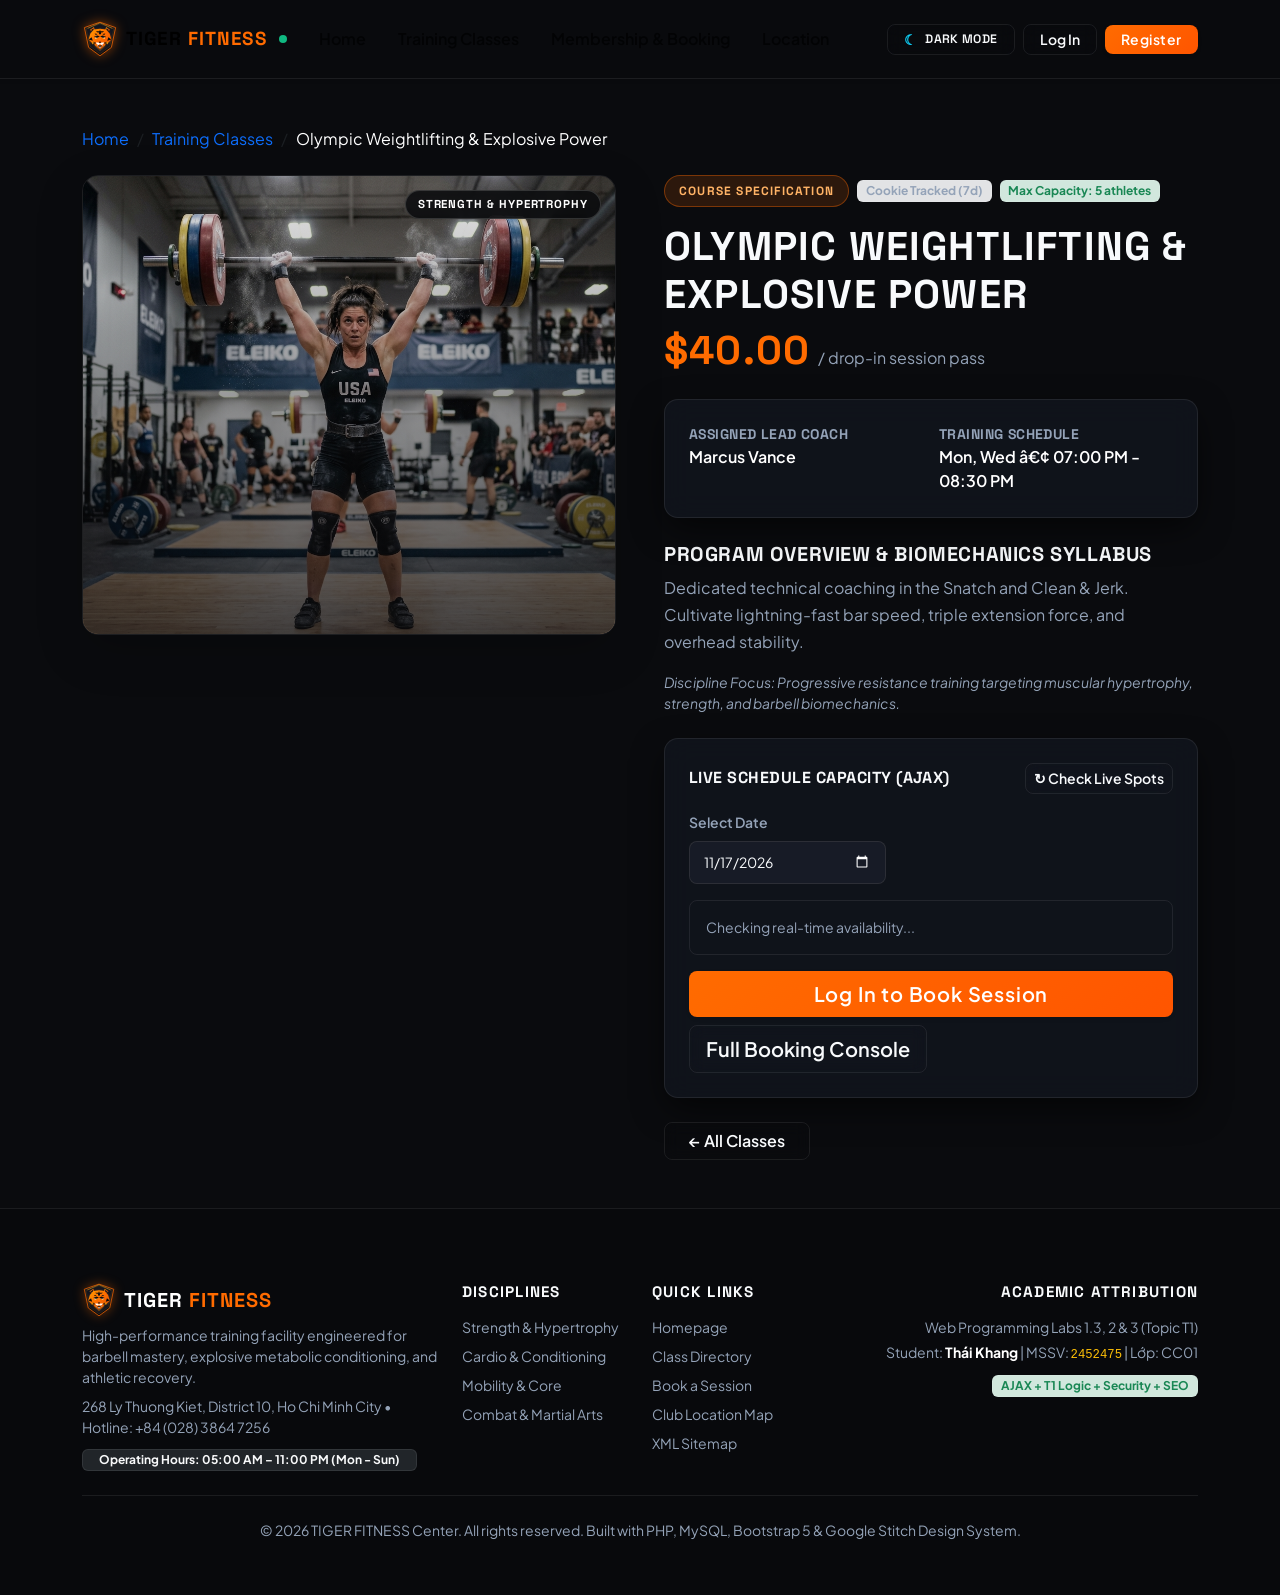
<file: netlify_dist/item_details_3.html>
<!DOCTYPE html>
<html lang="en">
<head>
  <meta charset="UTF-8">
  <meta name="viewport" content="width=device-width, initial-scale=1.0">
    <title>Olympic Weightlifting &amp; Explosive Power - TIGER FITNESS</title>
  <meta name="description" content="Dedicated technical coaching in the Snatch and Clean &amp; Jerk. Cultivate lightning-fast bar speed, triple extension force, and overhead stability.">
  <meta name="keywords" content="Olympic Weightlifting &amp; Explosive Power, Strength &amp; Hypertrophy, Marcus Vance, Tiger Fitness">
  <meta name="author" content="Thai Khang - MSSV 2452475 (HCMUT)">
  <meta name="robots" content="index, follow">
  <link rel="canonical" href="item_details_3.html">

  <!-- Open Graph / Social SEO Tags -->
  <meta property="og:site_name" content="TIGER FITNESS Center">
  <meta property="og:type" content="website">
  <meta property="og:title" content="Olympic Weightlifting &amp; Explosive Power - TIGER FITNESS">
  <meta property="og:description" content="Dedicated technical coaching in the Snatch and Clean &amp; Jerk. Cultivate lightning-fast bar speed, triple extension force, and overhead stability.">
  <meta property="og:url" content="item_details_3.html">

  <!-- JSON-LD Structured Data -->
  <script type="application/ld+json">{"@context":"https://schema.org","@type":"Course","name":"Olympic Weightlifting & Explosive Power","description":"Dedicated technical coaching in the Snatch and Clean & Jerk. Cultivate lightning-fast bar speed, triple extension force, and overhead stability.","provider":{"@type":"ExerciseGym","name":"TIGER FITNESS Center"},"offers":{"@type":"Offer","price":"40.00","priceCurrency":"USD"}}</script>
  <link rel="icon" type="image/svg+xml" href="images/favicon.svg">
  <link href="https://cdn.jsdelivr.net/npm/bootstrap@5.3.0/dist/css/bootstrap.min.css" rel="stylesheet">
  <link rel="stylesheet" href="css/style.css">
</head>
<body class="" data-bs-theme="light">

<script>
  (function() {
    var theme = "light";
    document.documentElement.setAttribute('data-bs-theme', theme);
    if (document.body) {
      if (theme === 'dark') {
        document.body.classList.add('theme-dark');
      } else {
        document.body.classList.remove('theme-dark');
      }
    }
  })();
</script>
<header>
  <nav class="navbar navbar-expand-lg glass-navbar sticky-top shadow-sm py-3" aria-label="Main navigation">
    <div class="container">
      <a class="navbar-brand fw-bold text-uppercase d-flex align-items-center gap-2" href="index.html">
        <img src="images/tiger-logo.svg" alt="Tiger Fitness 2D Emblem" width="36" height="36" style="filter: drop-shadow(0 0 6px rgba(255, 107, 0, 0.5));">
        <span class="font-headline" style="letter-spacing: 0.06em; font-size: 1.18rem;">TIGER <span style="color: var(--tiger-orange);">FITNESS</span></span>
        <span class="live-beacon ms-1 d-none d-sm-inline-block" title="Tiger Core Systems Online"></span>
      </a>
      <button
        class="navbar-toggler border-0 shadow-none"
        type="button"
        data-bs-toggle="collapse"
        data-bs-target="#mainNavbar"
        aria-controls="mainNavbar"
        aria-expanded="false"
        aria-label="Toggle navigation">
        <span class="navbar-toggler-icon"></span>
      </button>
      <div class="collapse navbar-collapse" id="mainNavbar">
        <ul class="navbar-nav me-auto mb-2 mb-lg-0 align-items-lg-center">
          <li class="nav-item">
            <a class="nav-link fw-semibold px-3 " href="index.html">Home</a>
          </li>
          <li class="nav-item">
            <a class="nav-link fw-semibold px-3 " href="classes.html">Training Classes</a>
          </li>
          <li class="nav-item">
            <a class="nav-link fw-semibold px-3 " href="bookings.html">Membership &amp; Booking</a>
          </li>
          <li class="nav-item">
            <a class="nav-link fw-semibold px-3" href="index.html#location">Location</a>
          </li>
                            </ul>

        <ul class="navbar-nav ms-auto mb-2 mb-lg-0 align-items-lg-center gap-2">
          <!-- Theme Toggle (Cookie: apex_theme, 30 days) -->
          <li class="nav-item">
            <a href="javascript:void(0)" onclick="toggleNetlifyTheme()"
               class="btn btn-sm btn-outline-apex d-flex align-items-center gap-2 px-3 py-1"
               title="Switch to Dark Gym Mode (Cookie-persisted for 30 days)">
                              <span class="text-info" aria-hidden="true">&#9790;</span> <span class="small font-headline">DARK MODE</span>
                          </a>
          </li>

                      <li class="nav-item">
              <a class="btn btn-outline-apex btn-sm px-3" href="login.html">
                Log In
              </a>
            </li>
            <li class="nav-item">
              <a class="btn btn-danger btn-sm px-3 shadow-sm" href="register.html">
                Register
              </a>
            </li>
                  </ul>
      </div>
    </div>
  </nav>
</header>

<main class="container py-5">
      <!-- Breadcrumb navigation -->
    <nav aria-label="breadcrumb" class="mb-4">
      <ol class="breadcrumb">
        <li class="breadcrumb-item"><a href="index.html" class="text-decoration-none">Home</a></li>
        <li class="breadcrumb-item"><a href="classes.html" class="text-decoration-none">Training Classes</a></li>
        <li class="breadcrumb-item active text-white" aria-current="page">Olympic Weightlifting &amp; Explosive Power</li>
      </ol>
    </nav>

    <div class="row g-5 align-items-start">
      <!-- Media column -->
      <div class="col-12 col-lg-6">
        <div class="class-card-img-wrap rounded-4 shadow-lg overflow-hidden border border-secondary border-opacity-25" style="height: 460px;">
          <img
            src="images/item3.jpg"
            class="w-100 h-100 object-fit-cover"
            alt="Olympic Weightlifting &amp; Explosive Power - Strength &amp; Hypertrophy session">
          <div class="class-card-overlay"></div>
          <span class="class-discipline-badge">
            Strength &amp; Hypertrophy          </span>
        </div>
      </div>

      <!-- Details column -->
      <div class="col-12 col-lg-6">
        <div class="d-flex align-items-center gap-2 mb-3 flex-wrap">
          <span class="hero-badge">Course Specification</span>
          <span class="badge bg-secondary-subtle text-secondary border small">Cookie Tracked (7d)</span>
          <span class="badge bg-success-subtle text-success border border-success small">Max Capacity: 5 athletes</span>
        </div>

        <h1 class="display-6 fw-bold font-headline text-uppercase mb-2">Olympic Weightlifting &amp; Explosive Power</h1>

        <div class="d-flex align-items-baseline gap-2 mb-4">
          <span class="display-6 fw-bold text-tiger font-headline">$40.00</span>
          <span class="text-secondary">/ drop-in session pass</span>
        </div>

        <!-- Coach & Schedule Info Box -->
        <div class="glass-panel p-4 mb-4">
          <div class="row g-3">
            <div class="col-sm-6">
              <strong class="d-block text-secondary small text-uppercase fw-bold font-headline">Assigned Lead Coach</strong>
              <span class="fs-6 fw-semibold text-white">Marcus Vance</span>
            </div>
            <div class="col-sm-6">
              <strong class="d-block text-secondary small text-uppercase fw-bold font-headline">Training Schedule</strong>
              <span class="fs-6 fw-semibold text-white">Mon, Wed â€¢ 07:00 PM - 08:30 PM</span>
            </div>
          </div>
        </div>

        <!-- Description -->
        <div class="mb-4">
          <h2 class="h5 fw-bold font-headline text-uppercase mb-2">Program Overview &amp; Biomechanics Syllabus</h2>
          <p class="text-secondary leading-relaxed mb-3" style="line-height: 1.7;">
            Dedicated technical coaching in the Snatch and Clean &amp; Jerk. Cultivate lightning-fast bar speed, triple extension force, and overhead stability.          </p>
          <p class="small text-secondary fst-italic">
            Discipline Focus: Progressive resistance training targeting muscular hypertrophy, strength, and barbell biomechanics.          </p>
        </div>

        <!-- LAB 3 TASK 2: Live AJAX Capacity & Instant Booking Widget -->
        <section aria-label="Live Class Capacity Check" class="glass-panel p-4 mb-4" id="live-capacity-widget">
          <input type="hidden" id="capacity_class_id" value="3">
          <div class="d-flex justify-content-between align-items-center flex-wrap gap-2 mb-3">
            <h2 class="h6 fw-bold font-headline text-uppercase mb-0">Live Schedule Capacity (AJAX)</h2>
            <button type="button" id="refresh-capacity-btn" class="btn btn-sm btn-outline-apex">
              &#8635; Check Live Spots
            </button>
          </div>

          <div class="row g-2 align-items-end mb-3">
            <div class="col-sm-5">
              <label for="capacity_date" class="form-label small text-secondary fw-semibold">Select Date</label>
              <input
                type="date"
                class="form-control form-control-sm"
                id="capacity_date"
                min="2026-11-16"
                max="2027-01-15"
                value="2026-11-17">
            </div>
            <div class="col-sm-7">
              <div class="d-flex flex-wrap gap-2" id="capacity-date-pills"></div>
            </div>
          </div>

          <div class="p-3 rounded-3 border border-secondary border-opacity-25 mb-3" id="live-capacity-output">
            <div class="small text-secondary">Checking real-time availability...</div>
          </div>

          <div id="ajax-booking-feedback" class="mb-3"></div>

          <div class="d-flex flex-wrap gap-2">
                          <a href="login.html" class="btn btn-apex-crimson btn-lg px-4 fw-semibold shadow-sm flex-grow-1">
                Log In to Book Session
              </a>
                        <a href="bookings.html?class_id=3&amp;date=2026-11-17" class="btn btn-outline-apex btn-lg px-3">
              Full Booking Console
            </a>
          </div>
        </section>

        <div class="d-flex flex-wrap gap-2">
          <a href="classes.html" class="btn btn-outline-apex px-4">
            &larr; All Classes
          </a>
        </div>

              </div>
    </div>
  </main>

<footer class="apex-footer mt-auto">
  <div class="container py-4">
    <div class="row g-4 align-items-start">
      <div class="col-12 col-md-4">
        <div class="d-flex align-items-center gap-2 mb-2">
          <img src="images/tiger-logo.svg" alt="Tiger Fitness Brand Logo" width="34" height="34" style="filter: drop-shadow(0 0 6px rgba(255, 107, 0, 0.4));">
          <span class="font-headline fw-bold text-white fs-5" style="letter-spacing: 0.05em;">TIGER <span style="color: var(--tiger-orange);">FITNESS</span></span>
        </div>
        <p class="small text-secondary mb-2" style="max-width: 360px;">
          High-performance training facility engineered for barbell mastery, explosive metabolic conditioning, and athletic recovery.
        </p>
        <p class="small text-secondary mb-2">
          268 Ly Thuong Kiet, District 10, Ho Chi Minh City &bull; Hotline: +84 (028) 3864 7256
        </p>
        <span class="badge bg-dark border border-secondary text-light px-3 py-1 small">
          Operating Hours: 05:00 AM – 11:00 PM (Mon - Sun)
        </span>
      </div>

      <div class="col-6 col-md-2">
        <h6 class="footer-title">Disciplines</h6>
        <ul class="list-unstyled small mb-0 d-flex flex-column gap-2">
          <li><a href="classes.html?category_id=1">Strength &amp; Hypertrophy</a></li>
          <li><a href="classes.html?category_id=2">Cardio &amp; Conditioning</a></li>
          <li><a href="classes.html?category_id=3">Mobility &amp; Core</a></li>
          <li><a href="classes.html?category_id=4">Combat &amp; Martial Arts</a></li>
        </ul>
      </div>

      <div class="col-6 col-md-2">
        <h6 class="footer-title">Quick Links</h6>
        <ul class="list-unstyled small mb-0 d-flex flex-column gap-2">
          <li><a href="index.html">Homepage</a></li>
          <li><a href="classes.html">Class Directory</a></li>
          <li><a href="bookings.html">Book a Session</a></li>
          <li><a href="index.html#location">Club Location Map</a></li>
          <li><a href="sitemap.xml">XML Sitemap</a></li>
        </ul>
      </div>

      <div class="col-12 col-md-4 text-md-end">
        <h6 class="footer-title">Academic Attribution</h6>
        <p class="small text-secondary mb-1">
          Web Programming Labs 1.3, 2 &amp; 3 (Topic T1)
        </p>
        <p class="small text-secondary mb-2">
          Student: <strong class="text-white">Thái Khang</strong> | MSSV: <code class="text-warning">2452475</code> | Lớp: CC01
        </p>
        <span class="badge bg-success-subtle text-success border border-success small px-2 py-1">
          AJAX + T1 Logic + Security + SEO
        </span>
      </div>
    </div>

    <div class="pt-4 mt-4 border-top border-secondary border-opacity-25 text-center text-secondary small">
      &copy; 2026 TIGER FITNESS Center. All rights reserved. Built with PHP, MySQL, Bootstrap 5 &amp; Google Stitch Design System.
    </div>
  </div>
</footer>

<script src="https://cdn.jsdelivr.net/npm/bootstrap@5.3.0/dist/js/bootstrap.bundle.min.js"></script>
<script src="js/netlify-interactive.js"></script>
</body>
</html>
</file>
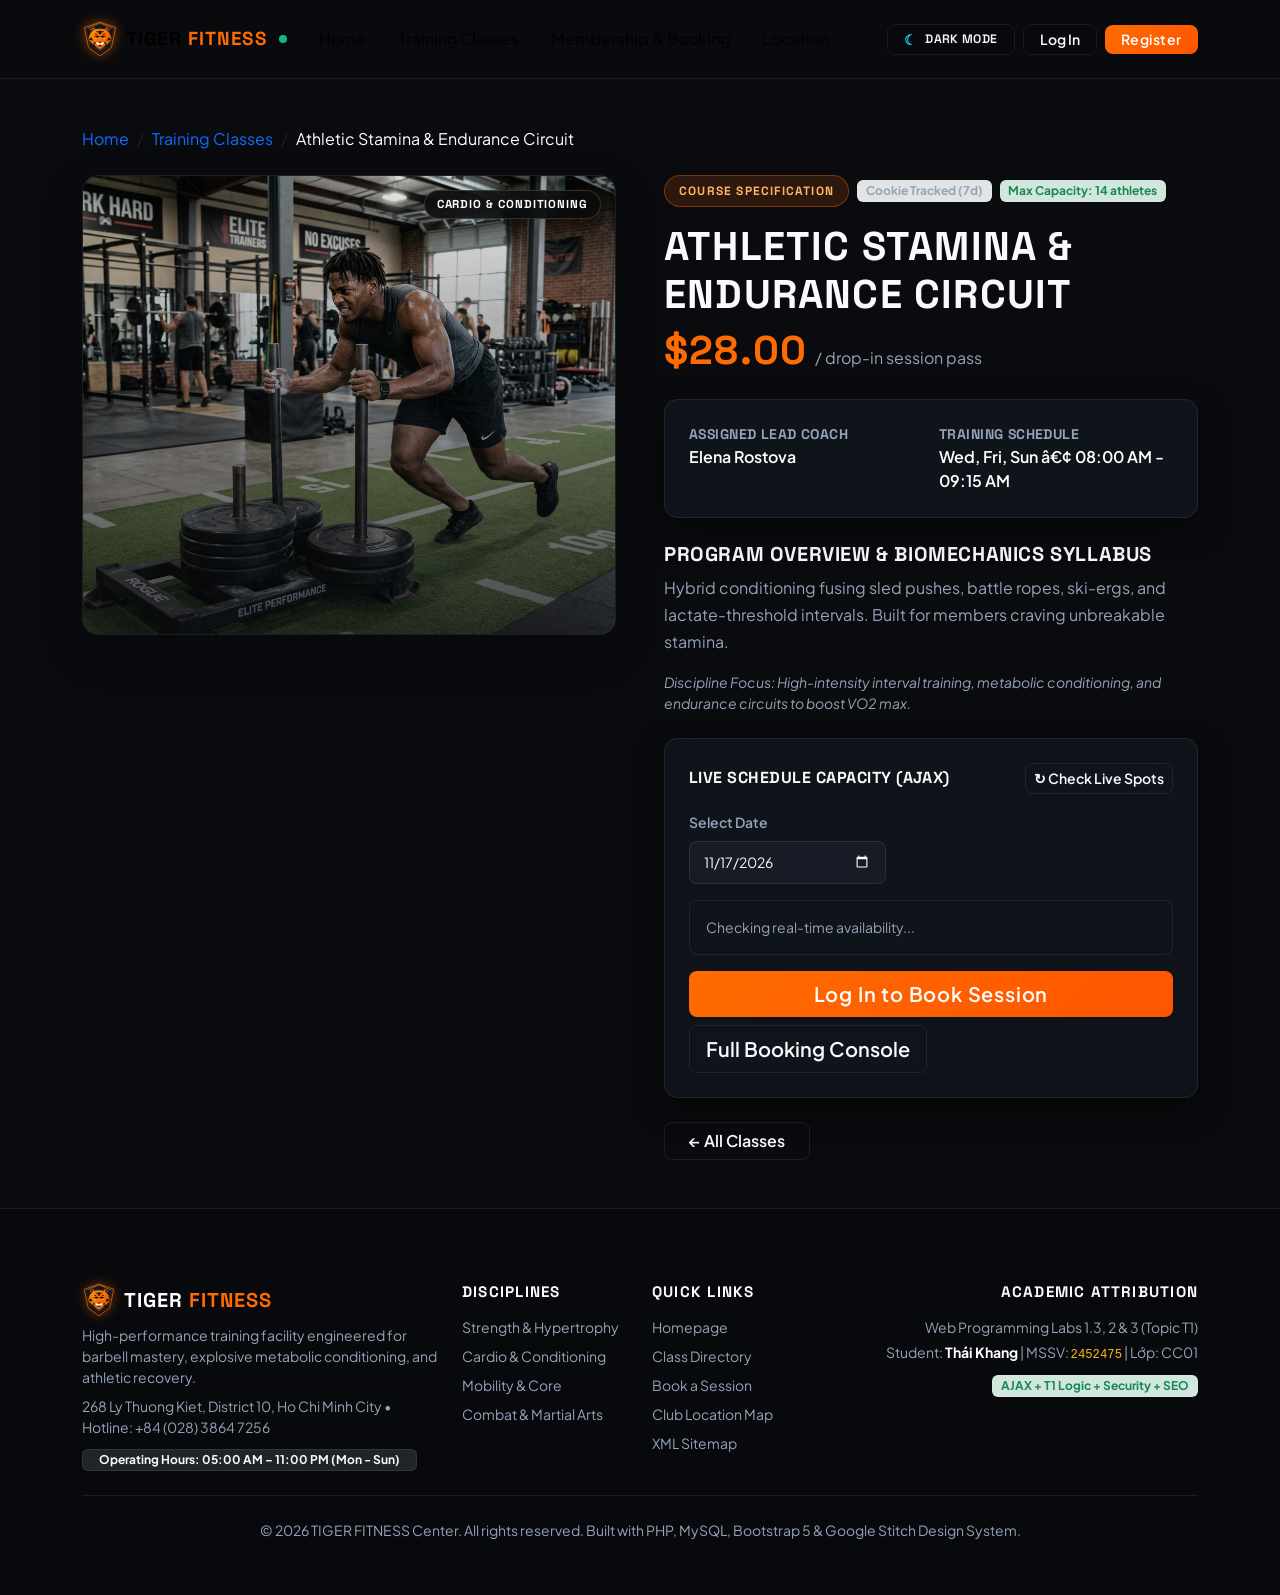
<file: netlify_dist/item_details_4.html>
<!DOCTYPE html>
<html lang="en">
<head>
  <meta charset="UTF-8">
  <meta name="viewport" content="width=device-width, initial-scale=1.0">
    <title>Athletic Stamina &amp; Endurance Circuit - TIGER FITNESS</title>
  <meta name="description" content="Hybrid conditioning fusing sled pushes, battle ropes, ski-ergs, and lactate-threshold intervals. Built for members craving unbreakable stamina.">
  <meta name="keywords" content="Athletic Stamina &amp; Endurance Circuit, Cardio &amp; Conditioning, Elena Rostova, Tiger Fitness">
  <meta name="author" content="Thai Khang - MSSV 2452475 (HCMUT)">
  <meta name="robots" content="index, follow">
  <link rel="canonical" href="item_details_4.html">

  <!-- Open Graph / Social SEO Tags -->
  <meta property="og:site_name" content="TIGER FITNESS Center">
  <meta property="og:type" content="website">
  <meta property="og:title" content="Athletic Stamina &amp; Endurance Circuit - TIGER FITNESS">
  <meta property="og:description" content="Hybrid conditioning fusing sled pushes, battle ropes, ski-ergs, and lactate-threshold intervals. Built for members craving unbreakable stamina.">
  <meta property="og:url" content="item_details_4.html">

  <!-- JSON-LD Structured Data -->
  <script type="application/ld+json">{"@context":"https://schema.org","@type":"Course","name":"Athletic Stamina & Endurance Circuit","description":"Hybrid conditioning fusing sled pushes, battle ropes, ski-ergs, and lactate-threshold intervals. Built for members craving unbreakable stamina.","provider":{"@type":"ExerciseGym","name":"TIGER FITNESS Center"},"offers":{"@type":"Offer","price":"28.00","priceCurrency":"USD"}}</script>
  <link rel="icon" type="image/svg+xml" href="images/favicon.svg">
  <link href="https://cdn.jsdelivr.net/npm/bootstrap@5.3.0/dist/css/bootstrap.min.css" rel="stylesheet">
  <link rel="stylesheet" href="css/style.css">
</head>
<body class="" data-bs-theme="light">

<script>
  (function() {
    var theme = "light";
    document.documentElement.setAttribute('data-bs-theme', theme);
    if (document.body) {
      if (theme === 'dark') {
        document.body.classList.add('theme-dark');
      } else {
        document.body.classList.remove('theme-dark');
      }
    }
  })();
</script>
<header>
  <nav class="navbar navbar-expand-lg glass-navbar sticky-top shadow-sm py-3" aria-label="Main navigation">
    <div class="container">
      <a class="navbar-brand fw-bold text-uppercase d-flex align-items-center gap-2" href="index.html">
        <img src="images/tiger-logo.svg" alt="Tiger Fitness 2D Emblem" width="36" height="36" style="filter: drop-shadow(0 0 6px rgba(255, 107, 0, 0.5));">
        <span class="font-headline" style="letter-spacing: 0.06em; font-size: 1.18rem;">TIGER <span style="color: var(--tiger-orange);">FITNESS</span></span>
        <span class="live-beacon ms-1 d-none d-sm-inline-block" title="Tiger Core Systems Online"></span>
      </a>
      <button
        class="navbar-toggler border-0 shadow-none"
        type="button"
        data-bs-toggle="collapse"
        data-bs-target="#mainNavbar"
        aria-controls="mainNavbar"
        aria-expanded="false"
        aria-label="Toggle navigation">
        <span class="navbar-toggler-icon"></span>
      </button>
      <div class="collapse navbar-collapse" id="mainNavbar">
        <ul class="navbar-nav me-auto mb-2 mb-lg-0 align-items-lg-center">
          <li class="nav-item">
            <a class="nav-link fw-semibold px-3 " href="index.html">Home</a>
          </li>
          <li class="nav-item">
            <a class="nav-link fw-semibold px-3 " href="classes.html">Training Classes</a>
          </li>
          <li class="nav-item">
            <a class="nav-link fw-semibold px-3 " href="bookings.html">Membership &amp; Booking</a>
          </li>
          <li class="nav-item">
            <a class="nav-link fw-semibold px-3" href="index.html#location">Location</a>
          </li>
                            </ul>

        <ul class="navbar-nav ms-auto mb-2 mb-lg-0 align-items-lg-center gap-2">
          <!-- Theme Toggle (Cookie: apex_theme, 30 days) -->
          <li class="nav-item">
            <a href="javascript:void(0)" onclick="toggleNetlifyTheme()"
               class="btn btn-sm btn-outline-apex d-flex align-items-center gap-2 px-3 py-1"
               title="Switch to Dark Gym Mode (Cookie-persisted for 30 days)">
                              <span class="text-info" aria-hidden="true">&#9790;</span> <span class="small font-headline">DARK MODE</span>
                          </a>
          </li>

                      <li class="nav-item">
              <a class="btn btn-outline-apex btn-sm px-3" href="login.html">
                Log In
              </a>
            </li>
            <li class="nav-item">
              <a class="btn btn-danger btn-sm px-3 shadow-sm" href="register.html">
                Register
              </a>
            </li>
                  </ul>
      </div>
    </div>
  </nav>
</header>

<main class="container py-5">
      <!-- Breadcrumb navigation -->
    <nav aria-label="breadcrumb" class="mb-4">
      <ol class="breadcrumb">
        <li class="breadcrumb-item"><a href="index.html" class="text-decoration-none">Home</a></li>
        <li class="breadcrumb-item"><a href="classes.html" class="text-decoration-none">Training Classes</a></li>
        <li class="breadcrumb-item active text-white" aria-current="page">Athletic Stamina &amp; Endurance Circuit</li>
      </ol>
    </nav>

    <div class="row g-5 align-items-start">
      <!-- Media column -->
      <div class="col-12 col-lg-6">
        <div class="class-card-img-wrap rounded-4 shadow-lg overflow-hidden border border-secondary border-opacity-25" style="height: 460px;">
          <img
            src="images/item4.jpg"
            class="w-100 h-100 object-fit-cover"
            alt="Athletic Stamina &amp; Endurance Circuit - Cardio &amp; Conditioning session">
          <div class="class-card-overlay"></div>
          <span class="class-discipline-badge">
            Cardio &amp; Conditioning          </span>
        </div>
      </div>

      <!-- Details column -->
      <div class="col-12 col-lg-6">
        <div class="d-flex align-items-center gap-2 mb-3 flex-wrap">
          <span class="hero-badge">Course Specification</span>
          <span class="badge bg-secondary-subtle text-secondary border small">Cookie Tracked (7d)</span>
          <span class="badge bg-success-subtle text-success border border-success small">Max Capacity: 14 athletes</span>
        </div>

        <h1 class="display-6 fw-bold font-headline text-uppercase mb-2">Athletic Stamina &amp; Endurance Circuit</h1>

        <div class="d-flex align-items-baseline gap-2 mb-4">
          <span class="display-6 fw-bold text-tiger font-headline">$28.00</span>
          <span class="text-secondary">/ drop-in session pass</span>
        </div>

        <!-- Coach & Schedule Info Box -->
        <div class="glass-panel p-4 mb-4">
          <div class="row g-3">
            <div class="col-sm-6">
              <strong class="d-block text-secondary small text-uppercase fw-bold font-headline">Assigned Lead Coach</strong>
              <span class="fs-6 fw-semibold text-white">Elena Rostova</span>
            </div>
            <div class="col-sm-6">
              <strong class="d-block text-secondary small text-uppercase fw-bold font-headline">Training Schedule</strong>
              <span class="fs-6 fw-semibold text-white">Wed, Fri, Sun â€¢ 08:00 AM - 09:15 AM</span>
            </div>
          </div>
        </div>

        <!-- Description -->
        <div class="mb-4">
          <h2 class="h5 fw-bold font-headline text-uppercase mb-2">Program Overview &amp; Biomechanics Syllabus</h2>
          <p class="text-secondary leading-relaxed mb-3" style="line-height: 1.7;">
            Hybrid conditioning fusing sled pushes, battle ropes, ski-ergs, and lactate-threshold intervals. Built for members craving unbreakable stamina.          </p>
          <p class="small text-secondary fst-italic">
            Discipline Focus: High-intensity interval training, metabolic conditioning, and endurance circuits to boost VO2 max.          </p>
        </div>

        <!-- LAB 3 TASK 2: Live AJAX Capacity & Instant Booking Widget -->
        <section aria-label="Live Class Capacity Check" class="glass-panel p-4 mb-4" id="live-capacity-widget">
          <input type="hidden" id="capacity_class_id" value="4">
          <div class="d-flex justify-content-between align-items-center flex-wrap gap-2 mb-3">
            <h2 class="h6 fw-bold font-headline text-uppercase mb-0">Live Schedule Capacity (AJAX)</h2>
            <button type="button" id="refresh-capacity-btn" class="btn btn-sm btn-outline-apex">
              &#8635; Check Live Spots
            </button>
          </div>

          <div class="row g-2 align-items-end mb-3">
            <div class="col-sm-5">
              <label for="capacity_date" class="form-label small text-secondary fw-semibold">Select Date</label>
              <input
                type="date"
                class="form-control form-control-sm"
                id="capacity_date"
                min="2026-11-16"
                max="2027-01-15"
                value="2026-11-17">
            </div>
            <div class="col-sm-7">
              <div class="d-flex flex-wrap gap-2" id="capacity-date-pills"></div>
            </div>
          </div>

          <div class="p-3 rounded-3 border border-secondary border-opacity-25 mb-3" id="live-capacity-output">
            <div class="small text-secondary">Checking real-time availability...</div>
          </div>

          <div id="ajax-booking-feedback" class="mb-3"></div>

          <div class="d-flex flex-wrap gap-2">
                          <a href="login.html" class="btn btn-apex-crimson btn-lg px-4 fw-semibold shadow-sm flex-grow-1">
                Log In to Book Session
              </a>
                        <a href="bookings.html?class_id=4&amp;date=2026-11-17" class="btn btn-outline-apex btn-lg px-3">
              Full Booking Console
            </a>
          </div>
        </section>

        <div class="d-flex flex-wrap gap-2">
          <a href="classes.html" class="btn btn-outline-apex px-4">
            &larr; All Classes
          </a>
        </div>

              </div>
    </div>
  </main>

<footer class="apex-footer mt-auto">
  <div class="container py-4">
    <div class="row g-4 align-items-start">
      <div class="col-12 col-md-4">
        <div class="d-flex align-items-center gap-2 mb-2">
          <img src="images/tiger-logo.svg" alt="Tiger Fitness Brand Logo" width="34" height="34" style="filter: drop-shadow(0 0 6px rgba(255, 107, 0, 0.4));">
          <span class="font-headline fw-bold text-white fs-5" style="letter-spacing: 0.05em;">TIGER <span style="color: var(--tiger-orange);">FITNESS</span></span>
        </div>
        <p class="small text-secondary mb-2" style="max-width: 360px;">
          High-performance training facility engineered for barbell mastery, explosive metabolic conditioning, and athletic recovery.
        </p>
        <p class="small text-secondary mb-2">
          268 Ly Thuong Kiet, District 10, Ho Chi Minh City &bull; Hotline: +84 (028) 3864 7256
        </p>
        <span class="badge bg-dark border border-secondary text-light px-3 py-1 small">
          Operating Hours: 05:00 AM – 11:00 PM (Mon - Sun)
        </span>
      </div>

      <div class="col-6 col-md-2">
        <h6 class="footer-title">Disciplines</h6>
        <ul class="list-unstyled small mb-0 d-flex flex-column gap-2">
          <li><a href="classes.html?category_id=1">Strength &amp; Hypertrophy</a></li>
          <li><a href="classes.html?category_id=2">Cardio &amp; Conditioning</a></li>
          <li><a href="classes.html?category_id=3">Mobility &amp; Core</a></li>
          <li><a href="classes.html?category_id=4">Combat &amp; Martial Arts</a></li>
        </ul>
      </div>

      <div class="col-6 col-md-2">
        <h6 class="footer-title">Quick Links</h6>
        <ul class="list-unstyled small mb-0 d-flex flex-column gap-2">
          <li><a href="index.html">Homepage</a></li>
          <li><a href="classes.html">Class Directory</a></li>
          <li><a href="bookings.html">Book a Session</a></li>
          <li><a href="index.html#location">Club Location Map</a></li>
          <li><a href="sitemap.xml">XML Sitemap</a></li>
        </ul>
      </div>

      <div class="col-12 col-md-4 text-md-end">
        <h6 class="footer-title">Academic Attribution</h6>
        <p class="small text-secondary mb-1">
          Web Programming Labs 1.3, 2 &amp; 3 (Topic T1)
        </p>
        <p class="small text-secondary mb-2">
          Student: <strong class="text-white">Thái Khang</strong> | MSSV: <code class="text-warning">2452475</code> | Lớp: CC01
        </p>
        <span class="badge bg-success-subtle text-success border border-success small px-2 py-1">
          AJAX + T1 Logic + Security + SEO
        </span>
      </div>
    </div>

    <div class="pt-4 mt-4 border-top border-secondary border-opacity-25 text-center text-secondary small">
      &copy; 2026 TIGER FITNESS Center. All rights reserved. Built with PHP, MySQL, Bootstrap 5 &amp; Google Stitch Design System.
    </div>
  </div>
</footer>

<script src="https://cdn.jsdelivr.net/npm/bootstrap@5.3.0/dist/js/bootstrap.bundle.min.js"></script>
<script src="js/netlify-interactive.js"></script>
</body>
</html>
</file>
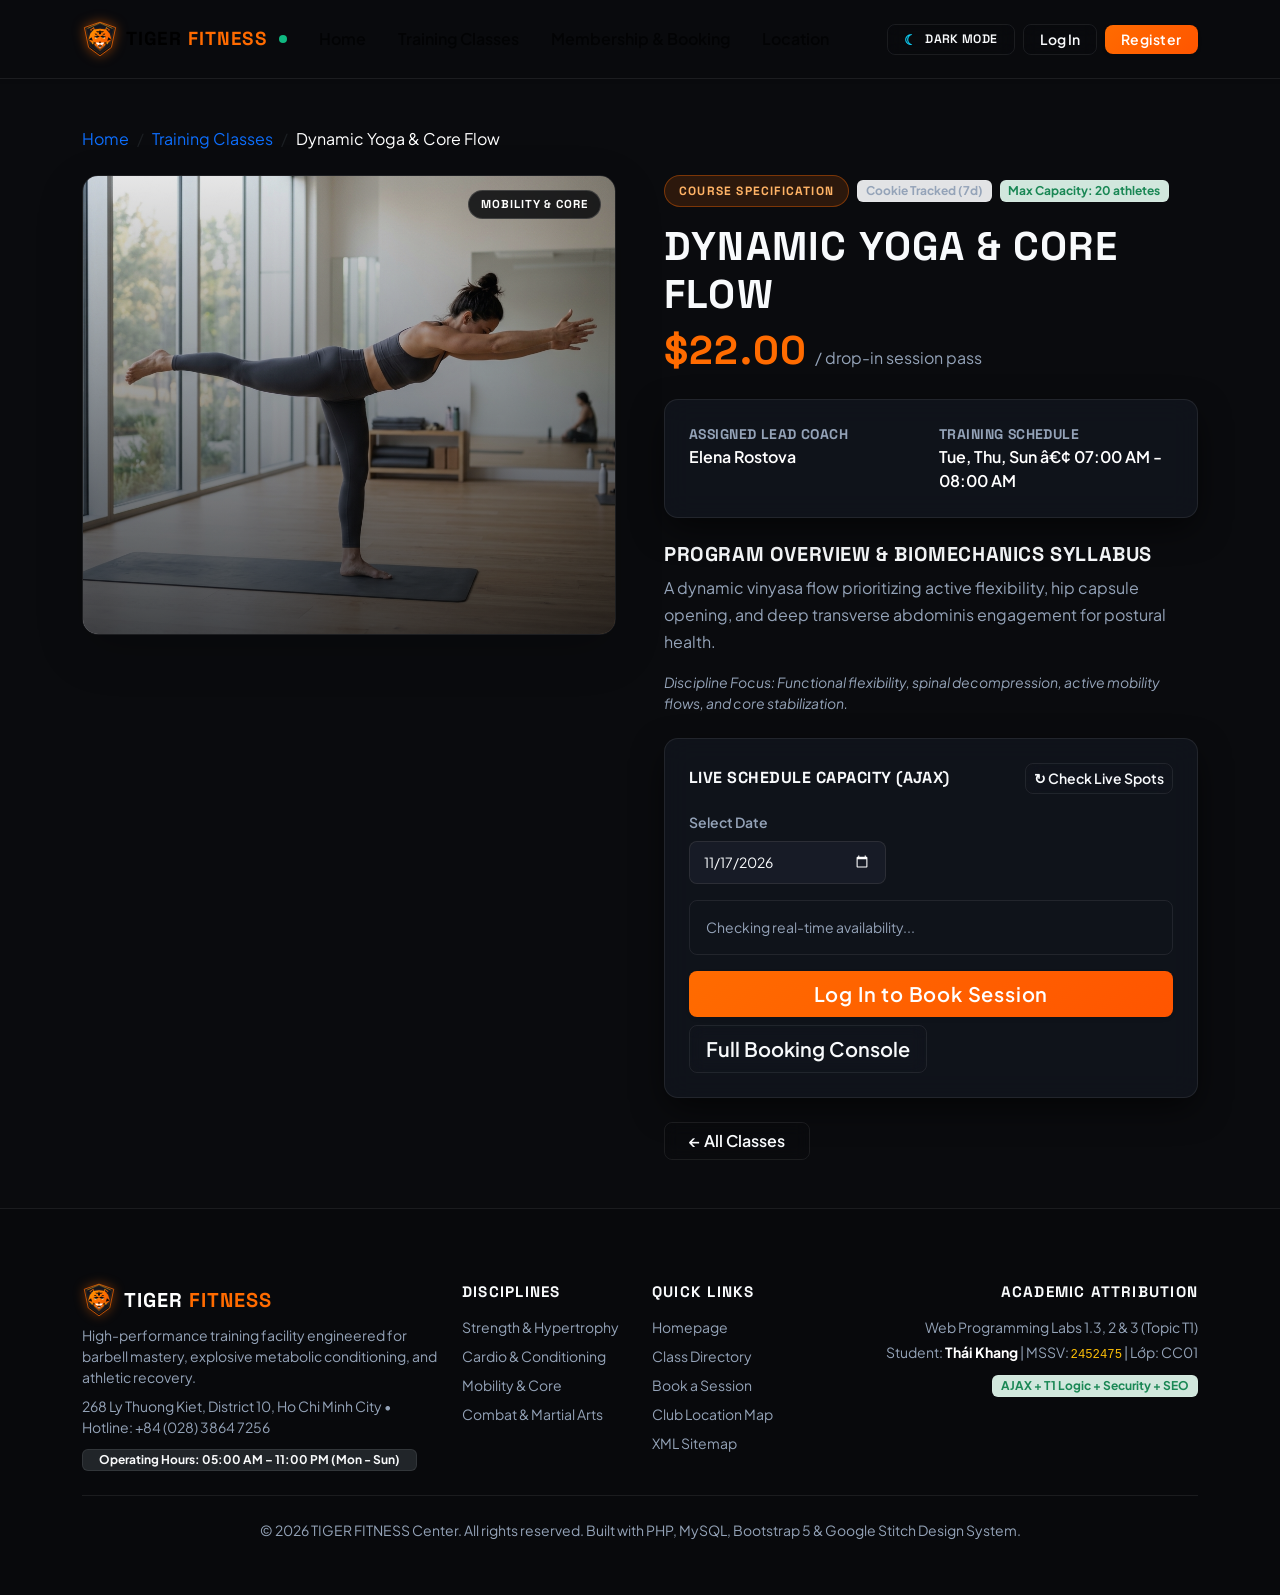
<file: netlify_dist/item_details_5.html>
<!DOCTYPE html>
<html lang="en">
<head>
  <meta charset="UTF-8">
  <meta name="viewport" content="width=device-width, initial-scale=1.0">
    <title>Dynamic Yoga &amp; Core Flow - TIGER FITNESS</title>
  <meta name="description" content="A dynamic vinyasa flow prioritizing active flexibility, hip capsule opening, and deep transverse abdominis engagement for postural health.">
  <meta name="keywords" content="Dynamic Yoga &amp; Core Flow, Mobility &amp; Core, Elena Rostova, Tiger Fitness">
  <meta name="author" content="Thai Khang - MSSV 2452475 (HCMUT)">
  <meta name="robots" content="index, follow">
  <link rel="canonical" href="item_details_5.html">

  <!-- Open Graph / Social SEO Tags -->
  <meta property="og:site_name" content="TIGER FITNESS Center">
  <meta property="og:type" content="website">
  <meta property="og:title" content="Dynamic Yoga &amp; Core Flow - TIGER FITNESS">
  <meta property="og:description" content="A dynamic vinyasa flow prioritizing active flexibility, hip capsule opening, and deep transverse abdominis engagement for postural health.">
  <meta property="og:url" content="item_details_5.html">

  <!-- JSON-LD Structured Data -->
  <script type="application/ld+json">{"@context":"https://schema.org","@type":"Course","name":"Dynamic Yoga & Core Flow","description":"A dynamic vinyasa flow prioritizing active flexibility, hip capsule opening, and deep transverse abdominis engagement for postural health.","provider":{"@type":"ExerciseGym","name":"TIGER FITNESS Center"},"offers":{"@type":"Offer","price":"22.00","priceCurrency":"USD"}}</script>
  <link rel="icon" type="image/svg+xml" href="images/favicon.svg">
  <link href="https://cdn.jsdelivr.net/npm/bootstrap@5.3.0/dist/css/bootstrap.min.css" rel="stylesheet">
  <link rel="stylesheet" href="css/style.css">
</head>
<body class="" data-bs-theme="light">

<script>
  (function() {
    var theme = "light";
    document.documentElement.setAttribute('data-bs-theme', theme);
    if (document.body) {
      if (theme === 'dark') {
        document.body.classList.add('theme-dark');
      } else {
        document.body.classList.remove('theme-dark');
      }
    }
  })();
</script>
<header>
  <nav class="navbar navbar-expand-lg glass-navbar sticky-top shadow-sm py-3" aria-label="Main navigation">
    <div class="container">
      <a class="navbar-brand fw-bold text-uppercase d-flex align-items-center gap-2" href="index.html">
        <img src="images/tiger-logo.svg" alt="Tiger Fitness 2D Emblem" width="36" height="36" style="filter: drop-shadow(0 0 6px rgba(255, 107, 0, 0.5));">
        <span class="font-headline" style="letter-spacing: 0.06em; font-size: 1.18rem;">TIGER <span style="color: var(--tiger-orange);">FITNESS</span></span>
        <span class="live-beacon ms-1 d-none d-sm-inline-block" title="Tiger Core Systems Online"></span>
      </a>
      <button
        class="navbar-toggler border-0 shadow-none"
        type="button"
        data-bs-toggle="collapse"
        data-bs-target="#mainNavbar"
        aria-controls="mainNavbar"
        aria-expanded="false"
        aria-label="Toggle navigation">
        <span class="navbar-toggler-icon"></span>
      </button>
      <div class="collapse navbar-collapse" id="mainNavbar">
        <ul class="navbar-nav me-auto mb-2 mb-lg-0 align-items-lg-center">
          <li class="nav-item">
            <a class="nav-link fw-semibold px-3 " href="index.html">Home</a>
          </li>
          <li class="nav-item">
            <a class="nav-link fw-semibold px-3 " href="classes.html">Training Classes</a>
          </li>
          <li class="nav-item">
            <a class="nav-link fw-semibold px-3 " href="bookings.html">Membership &amp; Booking</a>
          </li>
          <li class="nav-item">
            <a class="nav-link fw-semibold px-3" href="index.html#location">Location</a>
          </li>
                            </ul>

        <ul class="navbar-nav ms-auto mb-2 mb-lg-0 align-items-lg-center gap-2">
          <!-- Theme Toggle (Cookie: apex_theme, 30 days) -->
          <li class="nav-item">
            <a href="javascript:void(0)" onclick="toggleNetlifyTheme()"
               class="btn btn-sm btn-outline-apex d-flex align-items-center gap-2 px-3 py-1"
               title="Switch to Dark Gym Mode (Cookie-persisted for 30 days)">
                              <span class="text-info" aria-hidden="true">&#9790;</span> <span class="small font-headline">DARK MODE</span>
                          </a>
          </li>

                      <li class="nav-item">
              <a class="btn btn-outline-apex btn-sm px-3" href="login.html">
                Log In
              </a>
            </li>
            <li class="nav-item">
              <a class="btn btn-danger btn-sm px-3 shadow-sm" href="register.html">
                Register
              </a>
            </li>
                  </ul>
      </div>
    </div>
  </nav>
</header>

<main class="container py-5">
      <!-- Breadcrumb navigation -->
    <nav aria-label="breadcrumb" class="mb-4">
      <ol class="breadcrumb">
        <li class="breadcrumb-item"><a href="index.html" class="text-decoration-none">Home</a></li>
        <li class="breadcrumb-item"><a href="classes.html" class="text-decoration-none">Training Classes</a></li>
        <li class="breadcrumb-item active text-white" aria-current="page">Dynamic Yoga &amp; Core Flow</li>
      </ol>
    </nav>

    <div class="row g-5 align-items-start">
      <!-- Media column -->
      <div class="col-12 col-lg-6">
        <div class="class-card-img-wrap rounded-4 shadow-lg overflow-hidden border border-secondary border-opacity-25" style="height: 460px;">
          <img
            src="images/item5.jpg"
            class="w-100 h-100 object-fit-cover"
            alt="Dynamic Yoga &amp; Core Flow - Mobility &amp; Core session">
          <div class="class-card-overlay"></div>
          <span class="class-discipline-badge">
            Mobility &amp; Core          </span>
        </div>
      </div>

      <!-- Details column -->
      <div class="col-12 col-lg-6">
        <div class="d-flex align-items-center gap-2 mb-3 flex-wrap">
          <span class="hero-badge">Course Specification</span>
          <span class="badge bg-secondary-subtle text-secondary border small">Cookie Tracked (7d)</span>
          <span class="badge bg-success-subtle text-success border border-success small">Max Capacity: 20 athletes</span>
        </div>

        <h1 class="display-6 fw-bold font-headline text-uppercase mb-2">Dynamic Yoga &amp; Core Flow</h1>

        <div class="d-flex align-items-baseline gap-2 mb-4">
          <span class="display-6 fw-bold text-tiger font-headline">$22.00</span>
          <span class="text-secondary">/ drop-in session pass</span>
        </div>

        <!-- Coach & Schedule Info Box -->
        <div class="glass-panel p-4 mb-4">
          <div class="row g-3">
            <div class="col-sm-6">
              <strong class="d-block text-secondary small text-uppercase fw-bold font-headline">Assigned Lead Coach</strong>
              <span class="fs-6 fw-semibold text-white">Elena Rostova</span>
            </div>
            <div class="col-sm-6">
              <strong class="d-block text-secondary small text-uppercase fw-bold font-headline">Training Schedule</strong>
              <span class="fs-6 fw-semibold text-white">Tue, Thu, Sun â€¢ 07:00 AM - 08:00 AM</span>
            </div>
          </div>
        </div>

        <!-- Description -->
        <div class="mb-4">
          <h2 class="h5 fw-bold font-headline text-uppercase mb-2">Program Overview &amp; Biomechanics Syllabus</h2>
          <p class="text-secondary leading-relaxed mb-3" style="line-height: 1.7;">
            A dynamic vinyasa flow prioritizing active flexibility, hip capsule opening, and deep transverse abdominis engagement for postural health.          </p>
          <p class="small text-secondary fst-italic">
            Discipline Focus: Functional flexibility, spinal decompression, active mobility flows, and core stabilization.          </p>
        </div>

        <!-- LAB 3 TASK 2: Live AJAX Capacity & Instant Booking Widget -->
        <section aria-label="Live Class Capacity Check" class="glass-panel p-4 mb-4" id="live-capacity-widget">
          <input type="hidden" id="capacity_class_id" value="5">
          <div class="d-flex justify-content-between align-items-center flex-wrap gap-2 mb-3">
            <h2 class="h6 fw-bold font-headline text-uppercase mb-0">Live Schedule Capacity (AJAX)</h2>
            <button type="button" id="refresh-capacity-btn" class="btn btn-sm btn-outline-apex">
              &#8635; Check Live Spots
            </button>
          </div>

          <div class="row g-2 align-items-end mb-3">
            <div class="col-sm-5">
              <label for="capacity_date" class="form-label small text-secondary fw-semibold">Select Date</label>
              <input
                type="date"
                class="form-control form-control-sm"
                id="capacity_date"
                min="2026-11-16"
                max="2027-01-15"
                value="2026-11-17">
            </div>
            <div class="col-sm-7">
              <div class="d-flex flex-wrap gap-2" id="capacity-date-pills"></div>
            </div>
          </div>

          <div class="p-3 rounded-3 border border-secondary border-opacity-25 mb-3" id="live-capacity-output">
            <div class="small text-secondary">Checking real-time availability...</div>
          </div>

          <div id="ajax-booking-feedback" class="mb-3"></div>

          <div class="d-flex flex-wrap gap-2">
                          <a href="login.html" class="btn btn-apex-crimson btn-lg px-4 fw-semibold shadow-sm flex-grow-1">
                Log In to Book Session
              </a>
                        <a href="bookings.html?class_id=5&amp;date=2026-11-17" class="btn btn-outline-apex btn-lg px-3">
              Full Booking Console
            </a>
          </div>
        </section>

        <div class="d-flex flex-wrap gap-2">
          <a href="classes.html" class="btn btn-outline-apex px-4">
            &larr; All Classes
          </a>
        </div>

              </div>
    </div>
  </main>

<footer class="apex-footer mt-auto">
  <div class="container py-4">
    <div class="row g-4 align-items-start">
      <div class="col-12 col-md-4">
        <div class="d-flex align-items-center gap-2 mb-2">
          <img src="images/tiger-logo.svg" alt="Tiger Fitness Brand Logo" width="34" height="34" style="filter: drop-shadow(0 0 6px rgba(255, 107, 0, 0.4));">
          <span class="font-headline fw-bold text-white fs-5" style="letter-spacing: 0.05em;">TIGER <span style="color: var(--tiger-orange);">FITNESS</span></span>
        </div>
        <p class="small text-secondary mb-2" style="max-width: 360px;">
          High-performance training facility engineered for barbell mastery, explosive metabolic conditioning, and athletic recovery.
        </p>
        <p class="small text-secondary mb-2">
          268 Ly Thuong Kiet, District 10, Ho Chi Minh City &bull; Hotline: +84 (028) 3864 7256
        </p>
        <span class="badge bg-dark border border-secondary text-light px-3 py-1 small">
          Operating Hours: 05:00 AM – 11:00 PM (Mon - Sun)
        </span>
      </div>

      <div class="col-6 col-md-2">
        <h6 class="footer-title">Disciplines</h6>
        <ul class="list-unstyled small mb-0 d-flex flex-column gap-2">
          <li><a href="classes.html?category_id=1">Strength &amp; Hypertrophy</a></li>
          <li><a href="classes.html?category_id=2">Cardio &amp; Conditioning</a></li>
          <li><a href="classes.html?category_id=3">Mobility &amp; Core</a></li>
          <li><a href="classes.html?category_id=4">Combat &amp; Martial Arts</a></li>
        </ul>
      </div>

      <div class="col-6 col-md-2">
        <h6 class="footer-title">Quick Links</h6>
        <ul class="list-unstyled small mb-0 d-flex flex-column gap-2">
          <li><a href="index.html">Homepage</a></li>
          <li><a href="classes.html">Class Directory</a></li>
          <li><a href="bookings.html">Book a Session</a></li>
          <li><a href="index.html#location">Club Location Map</a></li>
          <li><a href="sitemap.xml">XML Sitemap</a></li>
        </ul>
      </div>

      <div class="col-12 col-md-4 text-md-end">
        <h6 class="footer-title">Academic Attribution</h6>
        <p class="small text-secondary mb-1">
          Web Programming Labs 1.3, 2 &amp; 3 (Topic T1)
        </p>
        <p class="small text-secondary mb-2">
          Student: <strong class="text-white">Thái Khang</strong> | MSSV: <code class="text-warning">2452475</code> | Lớp: CC01
        </p>
        <span class="badge bg-success-subtle text-success border border-success small px-2 py-1">
          AJAX + T1 Logic + Security + SEO
        </span>
      </div>
    </div>

    <div class="pt-4 mt-4 border-top border-secondary border-opacity-25 text-center text-secondary small">
      &copy; 2026 TIGER FITNESS Center. All rights reserved. Built with PHP, MySQL, Bootstrap 5 &amp; Google Stitch Design System.
    </div>
  </div>
</footer>

<script src="https://cdn.jsdelivr.net/npm/bootstrap@5.3.0/dist/js/bootstrap.bundle.min.js"></script>
<script src="js/netlify-interactive.js"></script>
</body>
</html>
</file>
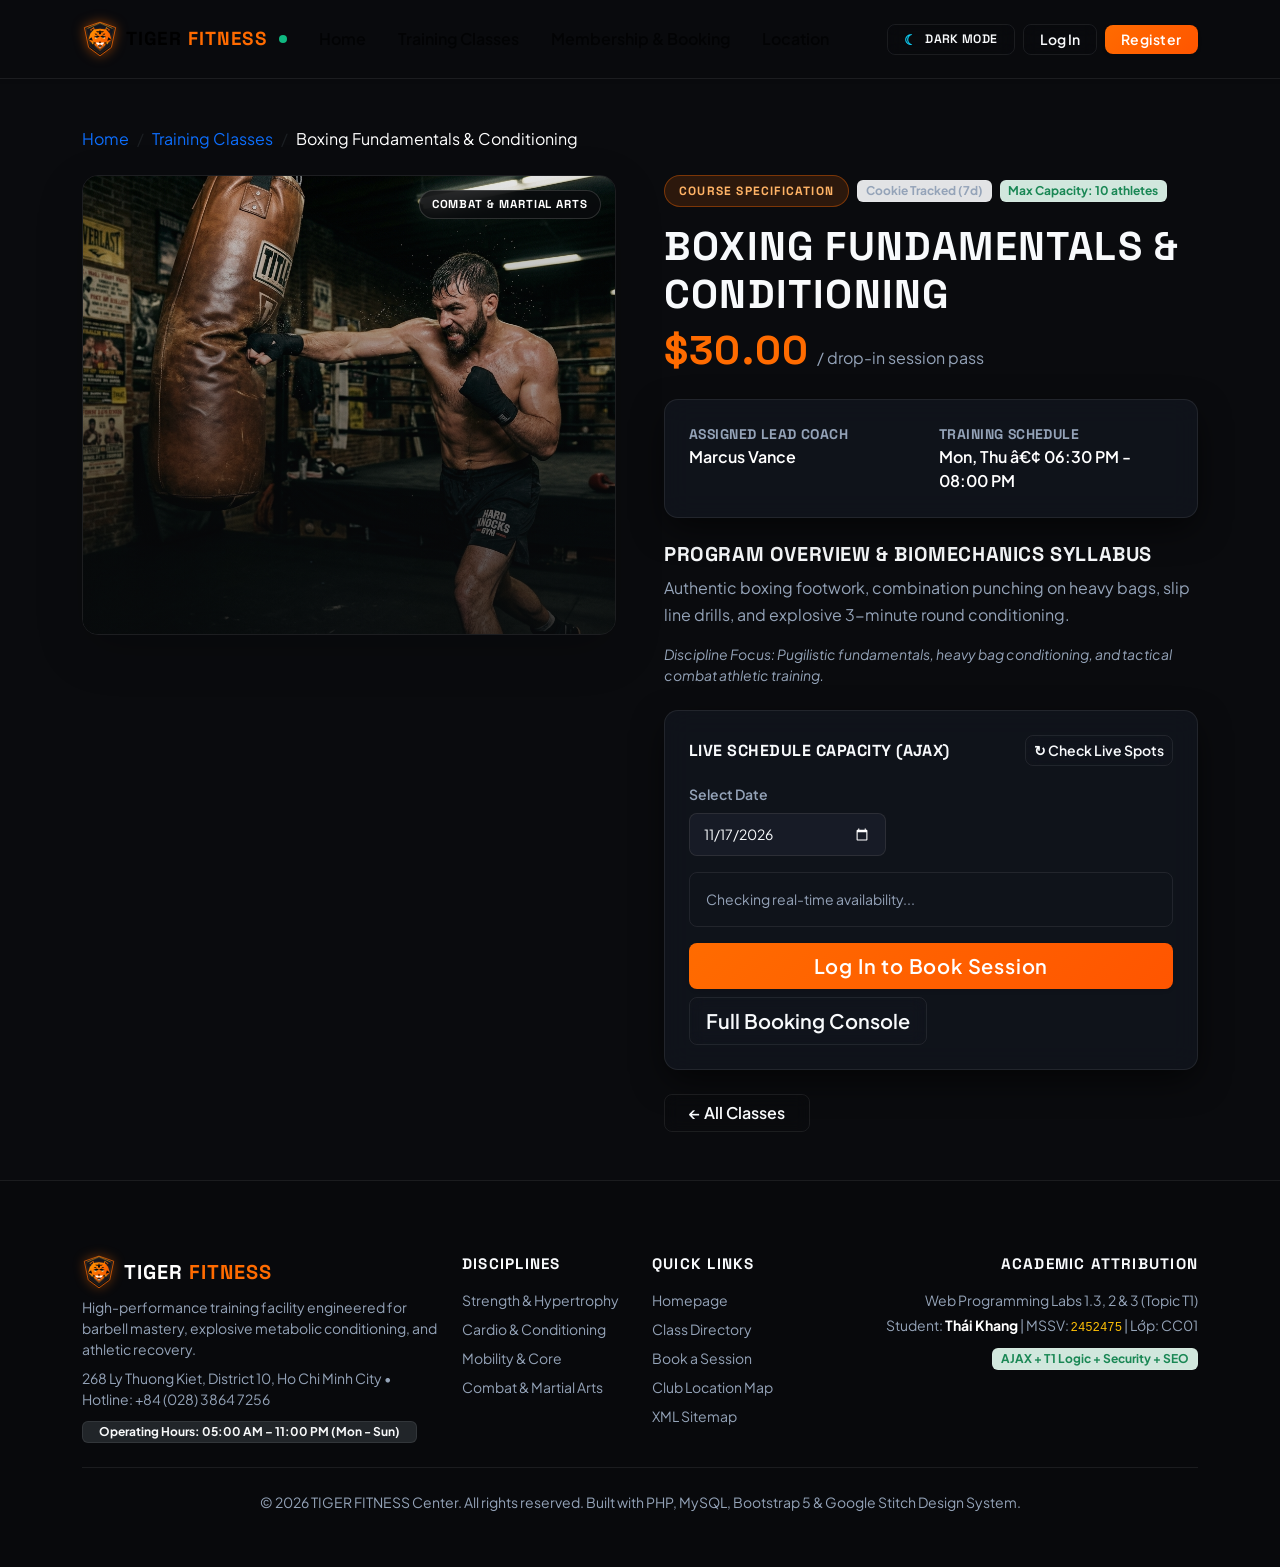
<file: netlify_dist/item_details_6.html>
<!DOCTYPE html>
<html lang="en">
<head>
  <meta charset="UTF-8">
  <meta name="viewport" content="width=device-width, initial-scale=1.0">
    <title>Boxing Fundamentals &amp; Conditioning - TIGER FITNESS</title>
  <meta name="description" content="Authentic boxing footwork, combination punching on heavy bags, slip line drills, and explosive 3-minute round conditioning.">
  <meta name="keywords" content="Boxing Fundamentals &amp; Conditioning, Combat &amp; Martial Arts, Marcus Vance, Tiger Fitness">
  <meta name="author" content="Thai Khang - MSSV 2452475 (HCMUT)">
  <meta name="robots" content="index, follow">
  <link rel="canonical" href="item_details_6.html">

  <!-- Open Graph / Social SEO Tags -->
  <meta property="og:site_name" content="TIGER FITNESS Center">
  <meta property="og:type" content="website">
  <meta property="og:title" content="Boxing Fundamentals &amp; Conditioning - TIGER FITNESS">
  <meta property="og:description" content="Authentic boxing footwork, combination punching on heavy bags, slip line drills, and explosive 3-minute round conditioning.">
  <meta property="og:url" content="item_details_6.html">

  <!-- JSON-LD Structured Data -->
  <script type="application/ld+json">{"@context":"https://schema.org","@type":"Course","name":"Boxing Fundamentals & Conditioning","description":"Authentic boxing footwork, combination punching on heavy bags, slip line drills, and explosive 3-minute round conditioning.","provider":{"@type":"ExerciseGym","name":"TIGER FITNESS Center"},"offers":{"@type":"Offer","price":"30.00","priceCurrency":"USD"}}</script>
  <link rel="icon" type="image/svg+xml" href="images/favicon.svg">
  <link href="https://cdn.jsdelivr.net/npm/bootstrap@5.3.0/dist/css/bootstrap.min.css" rel="stylesheet">
  <link rel="stylesheet" href="css/style.css">
</head>
<body class="" data-bs-theme="light">

<script>
  (function() {
    var theme = "light";
    document.documentElement.setAttribute('data-bs-theme', theme);
    if (document.body) {
      if (theme === 'dark') {
        document.body.classList.add('theme-dark');
      } else {
        document.body.classList.remove('theme-dark');
      }
    }
  })();
</script>
<header>
  <nav class="navbar navbar-expand-lg glass-navbar sticky-top shadow-sm py-3" aria-label="Main navigation">
    <div class="container">
      <a class="navbar-brand fw-bold text-uppercase d-flex align-items-center gap-2" href="index.html">
        <img src="images/tiger-logo.svg" alt="Tiger Fitness 2D Emblem" width="36" height="36" style="filter: drop-shadow(0 0 6px rgba(255, 107, 0, 0.5));">
        <span class="font-headline" style="letter-spacing: 0.06em; font-size: 1.18rem;">TIGER <span style="color: var(--tiger-orange);">FITNESS</span></span>
        <span class="live-beacon ms-1 d-none d-sm-inline-block" title="Tiger Core Systems Online"></span>
      </a>
      <button
        class="navbar-toggler border-0 shadow-none"
        type="button"
        data-bs-toggle="collapse"
        data-bs-target="#mainNavbar"
        aria-controls="mainNavbar"
        aria-expanded="false"
        aria-label="Toggle navigation">
        <span class="navbar-toggler-icon"></span>
      </button>
      <div class="collapse navbar-collapse" id="mainNavbar">
        <ul class="navbar-nav me-auto mb-2 mb-lg-0 align-items-lg-center">
          <li class="nav-item">
            <a class="nav-link fw-semibold px-3 " href="index.html">Home</a>
          </li>
          <li class="nav-item">
            <a class="nav-link fw-semibold px-3 " href="classes.html">Training Classes</a>
          </li>
          <li class="nav-item">
            <a class="nav-link fw-semibold px-3 " href="bookings.html">Membership &amp; Booking</a>
          </li>
          <li class="nav-item">
            <a class="nav-link fw-semibold px-3" href="index.html#location">Location</a>
          </li>
                            </ul>

        <ul class="navbar-nav ms-auto mb-2 mb-lg-0 align-items-lg-center gap-2">
          <!-- Theme Toggle (Cookie: apex_theme, 30 days) -->
          <li class="nav-item">
            <a href="javascript:void(0)" onclick="toggleNetlifyTheme()"
               class="btn btn-sm btn-outline-apex d-flex align-items-center gap-2 px-3 py-1"
               title="Switch to Dark Gym Mode (Cookie-persisted for 30 days)">
                              <span class="text-info" aria-hidden="true">&#9790;</span> <span class="small font-headline">DARK MODE</span>
                          </a>
          </li>

                      <li class="nav-item">
              <a class="btn btn-outline-apex btn-sm px-3" href="login.html">
                Log In
              </a>
            </li>
            <li class="nav-item">
              <a class="btn btn-danger btn-sm px-3 shadow-sm" href="register.html">
                Register
              </a>
            </li>
                  </ul>
      </div>
    </div>
  </nav>
</header>

<main class="container py-5">
      <!-- Breadcrumb navigation -->
    <nav aria-label="breadcrumb" class="mb-4">
      <ol class="breadcrumb">
        <li class="breadcrumb-item"><a href="index.html" class="text-decoration-none">Home</a></li>
        <li class="breadcrumb-item"><a href="classes.html" class="text-decoration-none">Training Classes</a></li>
        <li class="breadcrumb-item active text-white" aria-current="page">Boxing Fundamentals &amp; Conditioning</li>
      </ol>
    </nav>

    <div class="row g-5 align-items-start">
      <!-- Media column -->
      <div class="col-12 col-lg-6">
        <div class="class-card-img-wrap rounded-4 shadow-lg overflow-hidden border border-secondary border-opacity-25" style="height: 460px;">
          <img
            src="images/item6.jpg"
            class="w-100 h-100 object-fit-cover"
            alt="Boxing Fundamentals &amp; Conditioning - Combat &amp; Martial Arts session">
          <div class="class-card-overlay"></div>
          <span class="class-discipline-badge">
            Combat &amp; Martial Arts          </span>
        </div>
      </div>

      <!-- Details column -->
      <div class="col-12 col-lg-6">
        <div class="d-flex align-items-center gap-2 mb-3 flex-wrap">
          <span class="hero-badge">Course Specification</span>
          <span class="badge bg-secondary-subtle text-secondary border small">Cookie Tracked (7d)</span>
          <span class="badge bg-success-subtle text-success border border-success small">Max Capacity: 10 athletes</span>
        </div>

        <h1 class="display-6 fw-bold font-headline text-uppercase mb-2">Boxing Fundamentals &amp; Conditioning</h1>

        <div class="d-flex align-items-baseline gap-2 mb-4">
          <span class="display-6 fw-bold text-tiger font-headline">$30.00</span>
          <span class="text-secondary">/ drop-in session pass</span>
        </div>

        <!-- Coach & Schedule Info Box -->
        <div class="glass-panel p-4 mb-4">
          <div class="row g-3">
            <div class="col-sm-6">
              <strong class="d-block text-secondary small text-uppercase fw-bold font-headline">Assigned Lead Coach</strong>
              <span class="fs-6 fw-semibold text-white">Marcus Vance</span>
            </div>
            <div class="col-sm-6">
              <strong class="d-block text-secondary small text-uppercase fw-bold font-headline">Training Schedule</strong>
              <span class="fs-6 fw-semibold text-white">Mon, Thu â€¢ 06:30 PM - 08:00 PM</span>
            </div>
          </div>
        </div>

        <!-- Description -->
        <div class="mb-4">
          <h2 class="h5 fw-bold font-headline text-uppercase mb-2">Program Overview &amp; Biomechanics Syllabus</h2>
          <p class="text-secondary leading-relaxed mb-3" style="line-height: 1.7;">
            Authentic boxing footwork, combination punching on heavy bags, slip line drills, and explosive 3-minute round conditioning.          </p>
          <p class="small text-secondary fst-italic">
            Discipline Focus: Pugilistic fundamentals, heavy bag conditioning, and tactical combat athletic training.          </p>
        </div>

        <!-- LAB 3 TASK 2: Live AJAX Capacity & Instant Booking Widget -->
        <section aria-label="Live Class Capacity Check" class="glass-panel p-4 mb-4" id="live-capacity-widget">
          <input type="hidden" id="capacity_class_id" value="6">
          <div class="d-flex justify-content-between align-items-center flex-wrap gap-2 mb-3">
            <h2 class="h6 fw-bold font-headline text-uppercase mb-0">Live Schedule Capacity (AJAX)</h2>
            <button type="button" id="refresh-capacity-btn" class="btn btn-sm btn-outline-apex">
              &#8635; Check Live Spots
            </button>
          </div>

          <div class="row g-2 align-items-end mb-3">
            <div class="col-sm-5">
              <label for="capacity_date" class="form-label small text-secondary fw-semibold">Select Date</label>
              <input
                type="date"
                class="form-control form-control-sm"
                id="capacity_date"
                min="2026-11-16"
                max="2027-01-15"
                value="2026-11-17">
            </div>
            <div class="col-sm-7">
              <div class="d-flex flex-wrap gap-2" id="capacity-date-pills"></div>
            </div>
          </div>

          <div class="p-3 rounded-3 border border-secondary border-opacity-25 mb-3" id="live-capacity-output">
            <div class="small text-secondary">Checking real-time availability...</div>
          </div>

          <div id="ajax-booking-feedback" class="mb-3"></div>

          <div class="d-flex flex-wrap gap-2">
                          <a href="login.html" class="btn btn-apex-crimson btn-lg px-4 fw-semibold shadow-sm flex-grow-1">
                Log In to Book Session
              </a>
                        <a href="bookings.html?class_id=6&amp;date=2026-11-17" class="btn btn-outline-apex btn-lg px-3">
              Full Booking Console
            </a>
          </div>
        </section>

        <div class="d-flex flex-wrap gap-2">
          <a href="classes.html" class="btn btn-outline-apex px-4">
            &larr; All Classes
          </a>
        </div>

              </div>
    </div>
  </main>

<footer class="apex-footer mt-auto">
  <div class="container py-4">
    <div class="row g-4 align-items-start">
      <div class="col-12 col-md-4">
        <div class="d-flex align-items-center gap-2 mb-2">
          <img src="images/tiger-logo.svg" alt="Tiger Fitness Brand Logo" width="34" height="34" style="filter: drop-shadow(0 0 6px rgba(255, 107, 0, 0.4));">
          <span class="font-headline fw-bold text-white fs-5" style="letter-spacing: 0.05em;">TIGER <span style="color: var(--tiger-orange);">FITNESS</span></span>
        </div>
        <p class="small text-secondary mb-2" style="max-width: 360px;">
          High-performance training facility engineered for barbell mastery, explosive metabolic conditioning, and athletic recovery.
        </p>
        <p class="small text-secondary mb-2">
          268 Ly Thuong Kiet, District 10, Ho Chi Minh City &bull; Hotline: +84 (028) 3864 7256
        </p>
        <span class="badge bg-dark border border-secondary text-light px-3 py-1 small">
          Operating Hours: 05:00 AM – 11:00 PM (Mon - Sun)
        </span>
      </div>

      <div class="col-6 col-md-2">
        <h6 class="footer-title">Disciplines</h6>
        <ul class="list-unstyled small mb-0 d-flex flex-column gap-2">
          <li><a href="classes.html?category_id=1">Strength &amp; Hypertrophy</a></li>
          <li><a href="classes.html?category_id=2">Cardio &amp; Conditioning</a></li>
          <li><a href="classes.html?category_id=3">Mobility &amp; Core</a></li>
          <li><a href="classes.html?category_id=4">Combat &amp; Martial Arts</a></li>
        </ul>
      </div>

      <div class="col-6 col-md-2">
        <h6 class="footer-title">Quick Links</h6>
        <ul class="list-unstyled small mb-0 d-flex flex-column gap-2">
          <li><a href="index.html">Homepage</a></li>
          <li><a href="classes.html">Class Directory</a></li>
          <li><a href="bookings.html">Book a Session</a></li>
          <li><a href="index.html#location">Club Location Map</a></li>
          <li><a href="sitemap.xml">XML Sitemap</a></li>
        </ul>
      </div>

      <div class="col-12 col-md-4 text-md-end">
        <h6 class="footer-title">Academic Attribution</h6>
        <p class="small text-secondary mb-1">
          Web Programming Labs 1.3, 2 &amp; 3 (Topic T1)
        </p>
        <p class="small text-secondary mb-2">
          Student: <strong class="text-white">Thái Khang</strong> | MSSV: <code class="text-warning">2452475</code> | Lớp: CC01
        </p>
        <span class="badge bg-success-subtle text-success border border-success small px-2 py-1">
          AJAX + T1 Logic + Security + SEO
        </span>
      </div>
    </div>

    <div class="pt-4 mt-4 border-top border-secondary border-opacity-25 text-center text-secondary small">
      &copy; 2026 TIGER FITNESS Center. All rights reserved. Built with PHP, MySQL, Bootstrap 5 &amp; Google Stitch Design System.
    </div>
  </div>
</footer>

<script src="https://cdn.jsdelivr.net/npm/bootstrap@5.3.0/dist/js/bootstrap.bundle.min.js"></script>
<script src="js/netlify-interactive.js"></script>
</body>
</html>
</file>
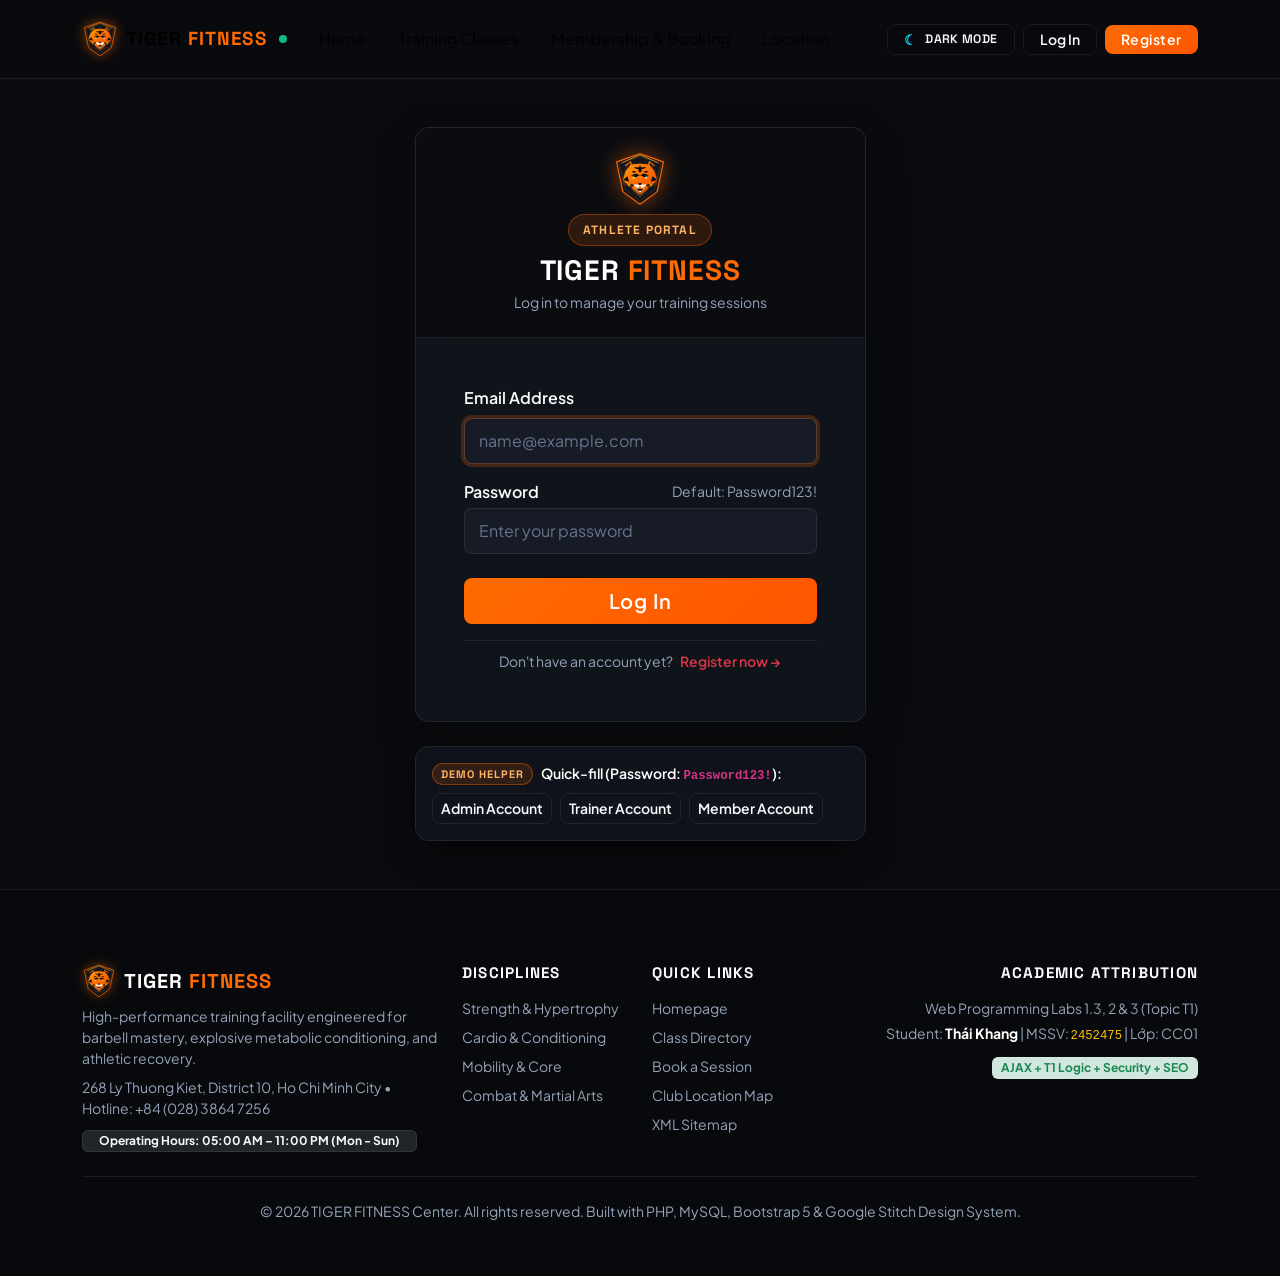
<file: netlify_dist/login.html>
<!DOCTYPE html>
<html lang="en">
<head>
  <meta charset="UTF-8">
  <meta name="viewport" content="width=device-width, initial-scale=1.0">
    <title>Athlete Login - TIGER FITNESS</title>
  <meta name="description" content="Sign in to your Tiger Fitness account to manage memberships, class reservations, and personal athlete preferences.">
  <meta name="keywords" content="Tiger Fitness, gym classes, strength training, HIIT conditioning, Olympic weightlifting, fitness class booking, personal training">
  <meta name="author" content="Thai Khang - MSSV 2452475 (HCMUT)">
  <meta name="robots" content="noindex, follow">
  <link rel="canonical" href="login.html">

  <!-- Open Graph / Social SEO Tags -->
  <meta property="og:site_name" content="TIGER FITNESS Center">
  <meta property="og:type" content="website">
  <meta property="og:title" content="Athlete Login - TIGER FITNESS">
  <meta property="og:description" content="Sign in to your Tiger Fitness account to manage memberships, class reservations, and personal athlete preferences.">
  <meta property="og:url" content="login.html">

  <!-- JSON-LD Structured Data -->
  <script type="application/ld+json">{"@context":"https://schema.org","@type":"ExerciseGym","name":"TIGER FITNESS Center","description":"Sign in to your Tiger Fitness account to manage memberships, class reservations, and personal athlete preferences.","url":"login.html","telephone":"+84-28-3864-7256","address":{"@type":"PostalAddress","streetAddress":"268 Ly Thuong Kiet, Ward 14, District 10","addressLocality":"Ho Chi Minh City","addressCountry":"VN"},"openingHours":"Mo-Su 05:00-23:00"}</script>
  <link rel="icon" type="image/svg+xml" href="images/favicon.svg">
  <link href="https://cdn.jsdelivr.net/npm/bootstrap@5.3.0/dist/css/bootstrap.min.css" rel="stylesheet">
  <link rel="stylesheet" href="css/style.css">
</head>
<body class="" data-bs-theme="light">

<script>
  (function() {
    var theme = "light";
    document.documentElement.setAttribute('data-bs-theme', theme);
    if (document.body) {
      if (theme === 'dark') {
        document.body.classList.add('theme-dark');
      } else {
        document.body.classList.remove('theme-dark');
      }
    }
  })();
</script>
<header>
  <nav class="navbar navbar-expand-lg glass-navbar sticky-top shadow-sm py-3" aria-label="Main navigation">
    <div class="container">
      <a class="navbar-brand fw-bold text-uppercase d-flex align-items-center gap-2" href="index.html">
        <img src="images/tiger-logo.svg" alt="Tiger Fitness 2D Emblem" width="36" height="36" style="filter: drop-shadow(0 0 6px rgba(255, 107, 0, 0.5));">
        <span class="font-headline" style="letter-spacing: 0.06em; font-size: 1.18rem;">TIGER <span style="color: var(--tiger-orange);">FITNESS</span></span>
        <span class="live-beacon ms-1 d-none d-sm-inline-block" title="Tiger Core Systems Online"></span>
      </a>
      <button
        class="navbar-toggler border-0 shadow-none"
        type="button"
        data-bs-toggle="collapse"
        data-bs-target="#mainNavbar"
        aria-controls="mainNavbar"
        aria-expanded="false"
        aria-label="Toggle navigation">
        <span class="navbar-toggler-icon"></span>
      </button>
      <div class="collapse navbar-collapse" id="mainNavbar">
        <ul class="navbar-nav me-auto mb-2 mb-lg-0 align-items-lg-center">
          <li class="nav-item">
            <a class="nav-link fw-semibold px-3 " href="index.html">Home</a>
          </li>
          <li class="nav-item">
            <a class="nav-link fw-semibold px-3 " href="classes.html">Training Classes</a>
          </li>
          <li class="nav-item">
            <a class="nav-link fw-semibold px-3 " href="bookings.html">Membership &amp; Booking</a>
          </li>
          <li class="nav-item">
            <a class="nav-link fw-semibold px-3" href="index.html#location">Location</a>
          </li>
                            </ul>

        <ul class="navbar-nav ms-auto mb-2 mb-lg-0 align-items-lg-center gap-2">
          <!-- Theme Toggle (Cookie: apex_theme, 30 days) -->
          <li class="nav-item">
            <a href="javascript:void(0)" onclick="toggleNetlifyTheme()"
               class="btn btn-sm btn-outline-apex d-flex align-items-center gap-2 px-3 py-1"
               title="Switch to Dark Gym Mode (Cookie-persisted for 30 days)">
                              <span class="text-info" aria-hidden="true">&#9790;</span> <span class="small font-headline">DARK MODE</span>
                          </a>
          </li>

                      <li class="nav-item">
              <a class="btn btn-outline-apex btn-sm px-3" href="login.html">
                Log In
              </a>
            </li>
            <li class="nav-item">
              <a class="btn btn-danger btn-sm px-3 shadow-sm" href="register.html">
                Register
              </a>
            </li>
                  </ul>
      </div>
    </div>
  </nav>
</header>

<main class="container py-5">
  <div class="row justify-content-center">
    <div class="col-12 col-md-8 col-lg-5">
      <div class="glass-panel overflow-hidden mb-4 shadow-lg">
        <div class="p-4 text-center border-bottom border-secondary border-opacity-25" style="background: rgba(10, 11, 14, 0.7);">
          <div class="mb-2">
            <img src="images/tiger-logo.svg" alt="Tiger Fitness Mascot" width="54" height="54" style="filter: drop-shadow(0 0 10px rgba(255, 107, 0, 0.5));">
          </div>
          <span class="hero-badge mb-2">Athlete Portal</span>
          <h1 class="h3 fw-bold font-headline text-uppercase text-white mb-1">TIGER <span style="color: var(--tiger-orange);">FITNESS</span></h1>
          <p class="text-secondary small mb-0">Log in to manage your training sessions</p>
        </div>

        <div class="card-body p-4 p-md-5">
          <!-- Flash Notifications -->
          
          
          
          
          <!-- Login Form -->
          <form action="login.html" method="POST" novalidate>
            <input type="hidden" name="csrf_token" value="68a4c72a7bacc9893c7c8ded1852c98a5a35e336357f64c17feaa0c43a9d67fa">            <div class="mb-3">
              <label for="email" class="form-label fw-semibold">Email Address</label>
              <input
                type="email"
                class="form-control"
                id="email"
                name="email"
                placeholder="name@example.com"
                value=""
                required
                autofocus>
            </div>

            <div class="mb-4">
              <div class="d-flex justify-content-between align-items-center mb-1">
                <label for="password" class="form-label fw-semibold mb-0">Password</label>
                <span class="text-muted small">Default: Password123!</span>
              </div>
              <input
                type="password"
                class="form-control"
                id="password"
                name="password"
                placeholder="Enter your password"
                required>
            </div>

            <div class="d-grid mb-3">
              <button type="submit" class="btn btn-apex-crimson btn-lg fw-semibold shadow-sm">
                Log In
              </button>
            </div>

            <div class="text-center pt-2 border-top border-secondary border-opacity-25">
              <span class="text-secondary small">Don't have an account yet?</span>
              <a href="register.html" class="text-danger fw-semibold small text-decoration-none ms-1">Register now &rarr;</a>
            </div>
          </form>
        </div>
      </div>

      <!-- Quick Demo Credentials Card (Task Evaluation Helper) -->
      <div class="glass-panel p-3">
        <div class="d-flex align-items-center gap-2 mb-2">
          <span class="hero-badge" style="padding: 2px 8px; font-size: 0.68rem;">Demo Helper</span>
          <span class="fw-semibold small text-white">Quick-fill (Password: <code>Password123!</code>):</span>
        </div>
        <div class="d-flex flex-wrap gap-2">
          <button
            type="button"
            class="btn btn-sm btn-outline-apex"
            onclick="fillLogin('admin@gymfitness.local', 'Password123!')">
            Admin Account
          </button>
          <button
            type="button"
            class="btn btn-sm btn-outline-apex"
            onclick="fillLogin('trainer@gymfitness.local', 'Password123!')">
            Trainer Account
          </button>
          <button
            type="button"
            class="btn btn-sm btn-outline-apex"
            onclick="fillLogin('member@gymfitness.local', 'Password123!')">
            Member Account
          </button>
        </div>
      </div>
    </div>
  </div>
</main>

<footer class="apex-footer mt-auto">
  <div class="container py-4">
    <div class="row g-4 align-items-start">
      <div class="col-12 col-md-4">
        <div class="d-flex align-items-center gap-2 mb-2">
          <img src="images/tiger-logo.svg" alt="Tiger Fitness Brand Logo" width="34" height="34" style="filter: drop-shadow(0 0 6px rgba(255, 107, 0, 0.4));">
          <span class="font-headline fw-bold text-white fs-5" style="letter-spacing: 0.05em;">TIGER <span style="color: var(--tiger-orange);">FITNESS</span></span>
        </div>
        <p class="small text-secondary mb-2" style="max-width: 360px;">
          High-performance training facility engineered for barbell mastery, explosive metabolic conditioning, and athletic recovery.
        </p>
        <p class="small text-secondary mb-2">
          268 Ly Thuong Kiet, District 10, Ho Chi Minh City &bull; Hotline: +84 (028) 3864 7256
        </p>
        <span class="badge bg-dark border border-secondary text-light px-3 py-1 small">
          Operating Hours: 05:00 AM – 11:00 PM (Mon - Sun)
        </span>
      </div>

      <div class="col-6 col-md-2">
        <h6 class="footer-title">Disciplines</h6>
        <ul class="list-unstyled small mb-0 d-flex flex-column gap-2">
          <li><a href="classes.html?category_id=1">Strength &amp; Hypertrophy</a></li>
          <li><a href="classes.html?category_id=2">Cardio &amp; Conditioning</a></li>
          <li><a href="classes.html?category_id=3">Mobility &amp; Core</a></li>
          <li><a href="classes.html?category_id=4">Combat &amp; Martial Arts</a></li>
        </ul>
      </div>

      <div class="col-6 col-md-2">
        <h6 class="footer-title">Quick Links</h6>
        <ul class="list-unstyled small mb-0 d-flex flex-column gap-2">
          <li><a href="index.html">Homepage</a></li>
          <li><a href="classes.html">Class Directory</a></li>
          <li><a href="bookings.html">Book a Session</a></li>
          <li><a href="index.html#location">Club Location Map</a></li>
          <li><a href="sitemap.xml">XML Sitemap</a></li>
        </ul>
      </div>

      <div class="col-12 col-md-4 text-md-end">
        <h6 class="footer-title">Academic Attribution</h6>
        <p class="small text-secondary mb-1">
          Web Programming Labs 1.3, 2 &amp; 3 (Topic T1)
        </p>
        <p class="small text-secondary mb-2">
          Student: <strong class="text-white">Thái Khang</strong> | MSSV: <code class="text-warning">2452475</code> | Lớp: CC01
        </p>
        <span class="badge bg-success-subtle text-success border border-success small px-2 py-1">
          AJAX + T1 Logic + Security + SEO
        </span>
      </div>
    </div>

    <div class="pt-4 mt-4 border-top border-secondary border-opacity-25 text-center text-secondary small">
      &copy; 2026 TIGER FITNESS Center. All rights reserved. Built with PHP, MySQL, Bootstrap 5 &amp; Google Stitch Design System.
    </div>
  </div>
</footer>

<script src="https://cdn.jsdelivr.net/npm/bootstrap@5.3.0/dist/js/bootstrap.bundle.min.js"></script>
<script>
function fillLogin(email, password) {
  document.getElementById('email').value = email;
  document.getElementById('password').value = password;
}
</script>
<script src="js/netlify-interactive.js"></script>
</body>
</html>
</file>
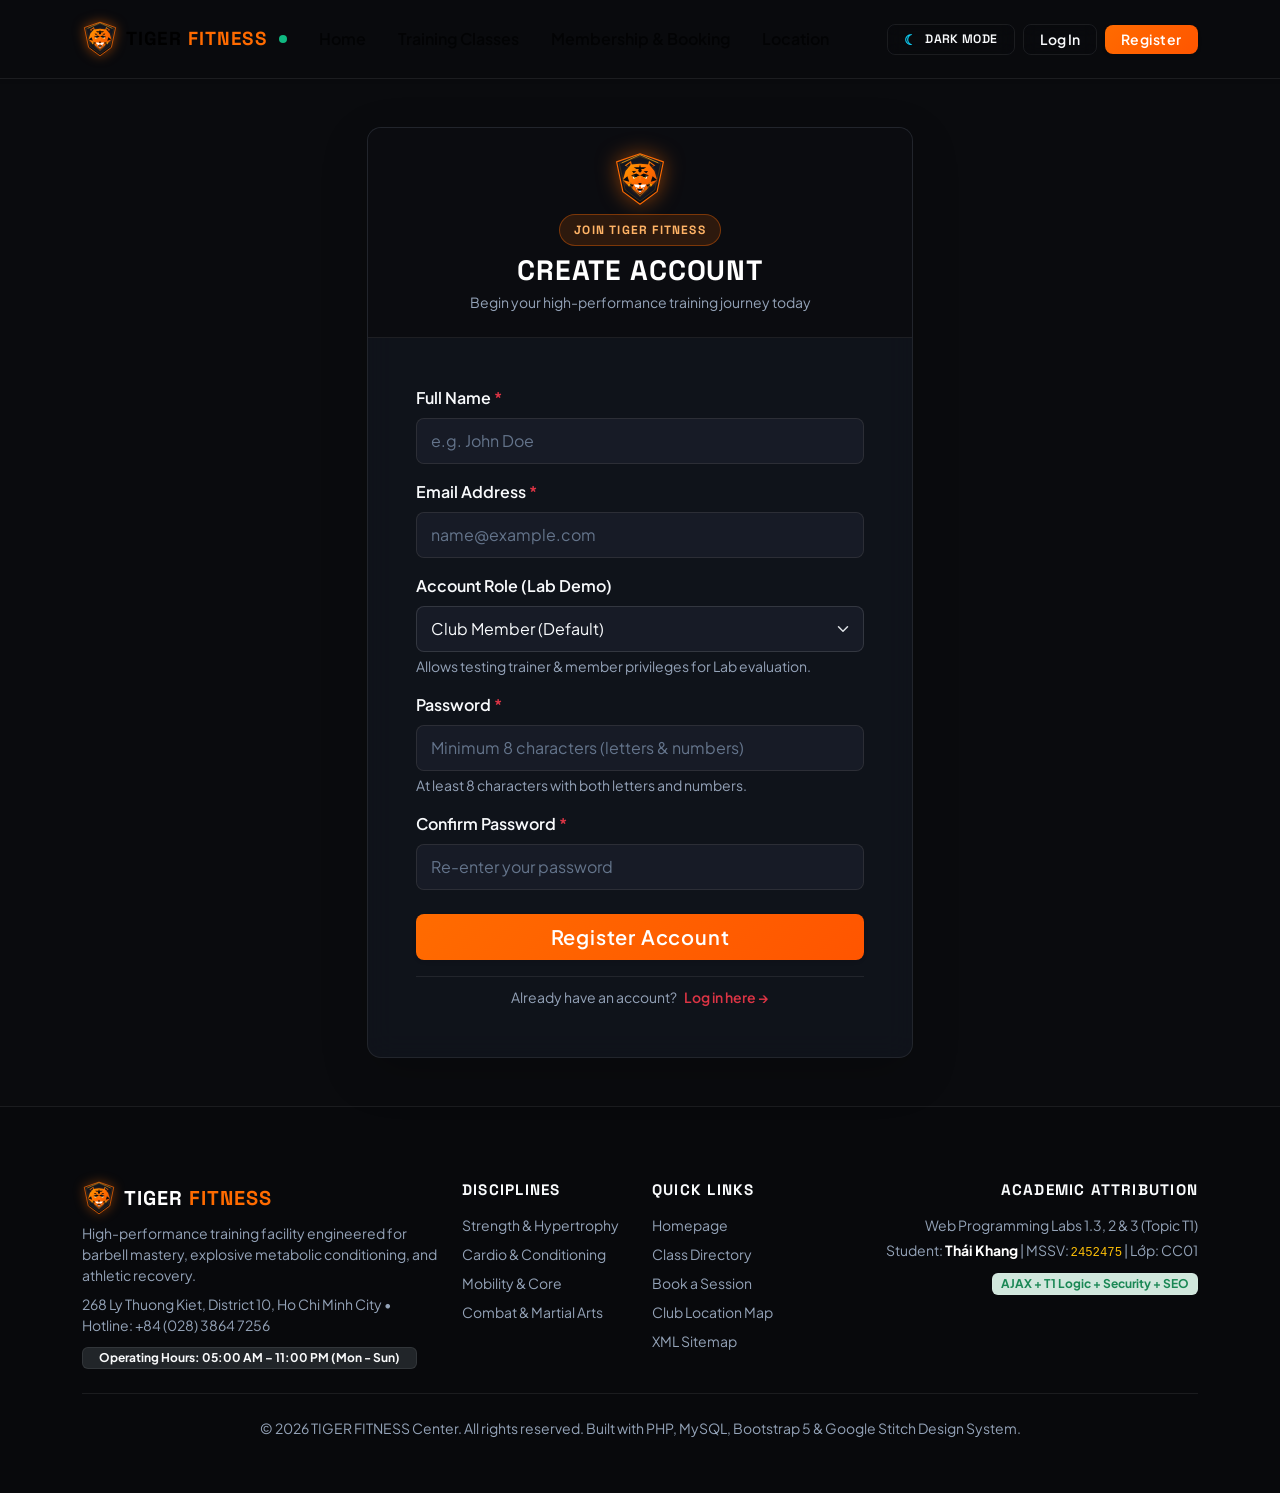
<file: netlify_dist/register.html>
<!DOCTYPE html>
<html lang="en">
<head>
  <meta charset="UTF-8">
  <meta name="viewport" content="width=device-width, initial-scale=1.0">
    <title>Create Athlete Account - TIGER FITNESS</title>
  <meta name="description" content="Register for a Tiger Fitness athlete account to activate memberships, check class capacity, and book training sessions.">
  <meta name="keywords" content="Tiger Fitness, gym classes, strength training, HIIT conditioning, Olympic weightlifting, fitness class booking, personal training">
  <meta name="author" content="Thai Khang - MSSV 2452475 (HCMUT)">
  <meta name="robots" content="noindex, follow">
  <link rel="canonical" href="register.html">

  <!-- Open Graph / Social SEO Tags -->
  <meta property="og:site_name" content="TIGER FITNESS Center">
  <meta property="og:type" content="website">
  <meta property="og:title" content="Create Athlete Account - TIGER FITNESS">
  <meta property="og:description" content="Register for a Tiger Fitness athlete account to activate memberships, check class capacity, and book training sessions.">
  <meta property="og:url" content="register.html">

  <!-- JSON-LD Structured Data -->
  <script type="application/ld+json">{"@context":"https://schema.org","@type":"ExerciseGym","name":"TIGER FITNESS Center","description":"Register for a Tiger Fitness athlete account to activate memberships, check class capacity, and book training sessions.","url":"register.html","telephone":"+84-28-3864-7256","address":{"@type":"PostalAddress","streetAddress":"268 Ly Thuong Kiet, Ward 14, District 10","addressLocality":"Ho Chi Minh City","addressCountry":"VN"},"openingHours":"Mo-Su 05:00-23:00"}</script>
  <link rel="icon" type="image/svg+xml" href="images/favicon.svg">
  <link href="https://cdn.jsdelivr.net/npm/bootstrap@5.3.0/dist/css/bootstrap.min.css" rel="stylesheet">
  <link rel="stylesheet" href="css/style.css">
</head>
<body class="" data-bs-theme="light">

<script>
  (function() {
    var theme = "light";
    document.documentElement.setAttribute('data-bs-theme', theme);
    if (document.body) {
      if (theme === 'dark') {
        document.body.classList.add('theme-dark');
      } else {
        document.body.classList.remove('theme-dark');
      }
    }
  })();
</script>
<header>
  <nav class="navbar navbar-expand-lg glass-navbar sticky-top shadow-sm py-3" aria-label="Main navigation">
    <div class="container">
      <a class="navbar-brand fw-bold text-uppercase d-flex align-items-center gap-2" href="index.html">
        <img src="images/tiger-logo.svg" alt="Tiger Fitness 2D Emblem" width="36" height="36" style="filter: drop-shadow(0 0 6px rgba(255, 107, 0, 0.5));">
        <span class="font-headline" style="letter-spacing: 0.06em; font-size: 1.18rem;">TIGER <span style="color: var(--tiger-orange);">FITNESS</span></span>
        <span class="live-beacon ms-1 d-none d-sm-inline-block" title="Tiger Core Systems Online"></span>
      </a>
      <button
        class="navbar-toggler border-0 shadow-none"
        type="button"
        data-bs-toggle="collapse"
        data-bs-target="#mainNavbar"
        aria-controls="mainNavbar"
        aria-expanded="false"
        aria-label="Toggle navigation">
        <span class="navbar-toggler-icon"></span>
      </button>
      <div class="collapse navbar-collapse" id="mainNavbar">
        <ul class="navbar-nav me-auto mb-2 mb-lg-0 align-items-lg-center">
          <li class="nav-item">
            <a class="nav-link fw-semibold px-3 " href="index.html">Home</a>
          </li>
          <li class="nav-item">
            <a class="nav-link fw-semibold px-3 " href="classes.html">Training Classes</a>
          </li>
          <li class="nav-item">
            <a class="nav-link fw-semibold px-3 " href="bookings.html">Membership &amp; Booking</a>
          </li>
          <li class="nav-item">
            <a class="nav-link fw-semibold px-3" href="index.html#location">Location</a>
          </li>
                            </ul>

        <ul class="navbar-nav ms-auto mb-2 mb-lg-0 align-items-lg-center gap-2">
          <!-- Theme Toggle (Cookie: apex_theme, 30 days) -->
          <li class="nav-item">
            <a href="javascript:void(0)" onclick="toggleNetlifyTheme()"
               class="btn btn-sm btn-outline-apex d-flex align-items-center gap-2 px-3 py-1"
               title="Switch to Dark Gym Mode (Cookie-persisted for 30 days)">
                              <span class="text-info" aria-hidden="true">&#9790;</span> <span class="small font-headline">DARK MODE</span>
                          </a>
          </li>

                      <li class="nav-item">
              <a class="btn btn-outline-apex btn-sm px-3" href="login.html">
                Log In
              </a>
            </li>
            <li class="nav-item">
              <a class="btn btn-danger btn-sm px-3 shadow-sm" href="register.html">
                Register
              </a>
            </li>
                  </ul>
      </div>
    </div>
  </nav>
</header>

<main class="container py-5">
  <div class="row justify-content-center">
    <div class="col-12 col-md-8 col-lg-6">
      <div class="glass-panel overflow-hidden shadow-lg">
        <div class="p-4 text-center border-bottom border-secondary border-opacity-25" style="background: rgba(10, 11, 14, 0.7);">
          <div class="mb-2">
            <img src="images/tiger-logo.svg" alt="Tiger Fitness Mascot" width="54" height="54" style="filter: drop-shadow(0 0 10px rgba(255, 107, 0, 0.5));">
          </div>
          <span class="hero-badge mb-2">Join Tiger Fitness</span>
          <h1 class="h3 fw-bold font-headline text-uppercase text-white mb-1">Create Account</h1>
          <p class="text-secondary small mb-0">Begin your high-performance training journey today</p>
        </div>

        <div class="card-body p-4 p-md-5">
          
          <form action="register.html" method="POST" novalidate>
            <input type="hidden" name="csrf_token" value="553d708956f7fda0e1ea7b0a86db33ade21df431eac69dbf1158257e29444a49">            <!-- Full Name -->
            <div class="mb-3">
              <label for="full_name" class="form-label fw-semibold">Full Name <span class="text-danger">*</span></label>
              <input
                type="text"
                class="form-control "
                id="full_name"
                name="full_name"
                placeholder="e.g. John Doe"
                value=""
                required>
                          </div>

            <!-- Email -->
            <div class="mb-3">
              <label for="email" class="form-label fw-semibold">Email Address <span class="text-danger">*</span></label>
              <input
                type="email"
                class="form-control "
                id="email"
                name="email"
                placeholder="name@example.com"
                value=""
                required>
                          </div>

            <!-- Role Selection -->
            <div class="mb-3">
              <label for="role" class="form-label fw-semibold">Account Role (Lab Demo)</label>
              <select class="form-select" id="role" name="role">
                <option value="member" selected>Club Member (Default)</option>
                <option value="trainer" >Fitness Trainer / Coach</option>
              </select>
              <div class="form-text small text-muted">Allows testing trainer & member privileges for Lab evaluation.</div>
            </div>

            <!-- Password -->
            <div class="mb-3">
              <label for="password" class="form-label fw-semibold">Password <span class="text-danger">*</span></label>
              <input
                type="password"
                class="form-control "
                id="password"
                name="password"
                placeholder="Minimum 8 characters (letters & numbers)"
                required>
                              <div class="form-text small text-muted">At least 8 characters with both letters and numbers.</div>
                          </div>

            <!-- Confirm Password -->
            <div class="mb-4">
              <label for="confirm_password" class="form-label fw-semibold">Confirm Password <span class="text-danger">*</span></label>
              <input
                type="password"
                class="form-control "
                id="confirm_password"
                name="confirm_password"
                placeholder="Re-enter your password"
                required>
                          </div>

            <!-- Submit -->
            <div class="d-grid mb-3">
              <button type="submit" class="btn btn-apex-crimson btn-lg fw-semibold shadow-sm">
                Register Account
              </button>
            </div>

            <div class="text-center pt-2 border-top border-secondary border-opacity-25">
              <span class="text-secondary small">Already have an account?</span>
              <a href="login.html" class="text-danger fw-semibold small text-decoration-none ms-1">Log in here &rarr;</a>
            </div>
          </form>
        </div>
      </div>
    </div>
  </div>
</main>

<footer class="apex-footer mt-auto">
  <div class="container py-4">
    <div class="row g-4 align-items-start">
      <div class="col-12 col-md-4">
        <div class="d-flex align-items-center gap-2 mb-2">
          <img src="images/tiger-logo.svg" alt="Tiger Fitness Brand Logo" width="34" height="34" style="filter: drop-shadow(0 0 6px rgba(255, 107, 0, 0.4));">
          <span class="font-headline fw-bold text-white fs-5" style="letter-spacing: 0.05em;">TIGER <span style="color: var(--tiger-orange);">FITNESS</span></span>
        </div>
        <p class="small text-secondary mb-2" style="max-width: 360px;">
          High-performance training facility engineered for barbell mastery, explosive metabolic conditioning, and athletic recovery.
        </p>
        <p class="small text-secondary mb-2">
          268 Ly Thuong Kiet, District 10, Ho Chi Minh City &bull; Hotline: +84 (028) 3864 7256
        </p>
        <span class="badge bg-dark border border-secondary text-light px-3 py-1 small">
          Operating Hours: 05:00 AM – 11:00 PM (Mon - Sun)
        </span>
      </div>

      <div class="col-6 col-md-2">
        <h6 class="footer-title">Disciplines</h6>
        <ul class="list-unstyled small mb-0 d-flex flex-column gap-2">
          <li><a href="classes.html?category_id=1">Strength &amp; Hypertrophy</a></li>
          <li><a href="classes.html?category_id=2">Cardio &amp; Conditioning</a></li>
          <li><a href="classes.html?category_id=3">Mobility &amp; Core</a></li>
          <li><a href="classes.html?category_id=4">Combat &amp; Martial Arts</a></li>
        </ul>
      </div>

      <div class="col-6 col-md-2">
        <h6 class="footer-title">Quick Links</h6>
        <ul class="list-unstyled small mb-0 d-flex flex-column gap-2">
          <li><a href="index.html">Homepage</a></li>
          <li><a href="classes.html">Class Directory</a></li>
          <li><a href="bookings.html">Book a Session</a></li>
          <li><a href="index.html#location">Club Location Map</a></li>
          <li><a href="sitemap.xml">XML Sitemap</a></li>
        </ul>
      </div>

      <div class="col-12 col-md-4 text-md-end">
        <h6 class="footer-title">Academic Attribution</h6>
        <p class="small text-secondary mb-1">
          Web Programming Labs 1.3, 2 &amp; 3 (Topic T1)
        </p>
        <p class="small text-secondary mb-2">
          Student: <strong class="text-white">Thái Khang</strong> | MSSV: <code class="text-warning">2452475</code> | Lớp: CC01
        </p>
        <span class="badge bg-success-subtle text-success border border-success small px-2 py-1">
          AJAX + T1 Logic + Security + SEO
        </span>
      </div>
    </div>

    <div class="pt-4 mt-4 border-top border-secondary border-opacity-25 text-center text-secondary small">
      &copy; 2026 TIGER FITNESS Center. All rights reserved. Built with PHP, MySQL, Bootstrap 5 &amp; Google Stitch Design System.
    </div>
  </div>
</footer>

<script src="https://cdn.jsdelivr.net/npm/bootstrap@5.3.0/dist/js/bootstrap.bundle.min.js"></script>
<script src="js/netlify-interactive.js"></script>
</body>
</html>
</file>
<file: netlify_dist/css/style.css>
/* =====================================================================
 * TIGER FITNESS - STITCH DESIGN SYSTEM
 * Synthesized via Google Stitch MCP (Project ID: 6697286312568266889)
 * High-Octane Modern Performance Club Aesthetic (Nike Training / Gymshark)
 * Dual-Mode Engine fully bound to PHP Cookie 'apex_theme' (30 Days)
 * Primary Brand Palette: Tiger Orange (#FF6B00) & Amber Gold (#FF9E00)
 * ===================================================================== */

@import url('https://fonts.googleapis.com/css2?family=Plus+Jakarta+Sans:wght@300;400;500;600;700;800&family=Space+Grotesk:wght@400;500;600;700&display=swap');

/* ---------------------------------------------------------------------
 * 1. CSS CUSTOM PROPERTIES & DESIGN TOKENS
 * --------------------------------------------------------------------- */
:root {
  /* Brand Tiger Energy Accents */
  --tiger-orange: #FF6B00;
  --tiger-orange-hover: #FF8533;
  --tiger-amber: #FF9E00;
  --tiger-volt: #FF5500;
  --tiger-emerald: #10B981;

  /* Backward Compatibility Aliases */
  --apex-crimson: #FF6B00;
  --apex-crimson-hover: #FF8533;
  --apex-volt: #FF5500;
  --apex-emerald: #10B981;

  /* Light Athletic Mode (Athletic Ivory Canvas) */
  --apex-bg: #FFFDFB;
  --apex-surface: #FFFFFF;
  --apex-surface-subtle: #F7F4EE;
  --apex-surface-container: #FAF6F0;
  --apex-border: rgba(17, 24, 39, 0.08);
  --apex-border-hover: rgba(255, 107, 0, 0.40);
  --apex-text-primary: #111827;
  --apex-text-muted: #6B7280;
  --apex-navbar-bg: rgba(255, 253, 251, 0.88);
  --apex-glass-bg: rgba(255, 255, 255, 0.84);
  --apex-card-shadow: 0 4px 20px -2px rgba(17, 24, 39, 0.06);
  --apex-glow: 0 10px 25px -3px rgba(255, 107, 0, 0.22);

  /* Typography */
  --font-headline: 'Space Grotesk', -apple-system, sans-serif;
  --font-body: 'Plus Jakarta Sans', -apple-system, BlinkMacSystemFont, 'Segoe UI', Roboto, sans-serif;
}

/* ---------------------------------------------------------------------
 * Dark Gym Mode (Activated via Cookie apex_theme = 'dark')
 * Deep Tiger Black (#0A0B0E) & Obsidian Card (#12151E)
 * --------------------------------------------------------------------- */
body.theme-dark,
[data-bs-theme="dark"] {
  --apex-bg: #0A0B0E;
  --apex-surface: #12151E;
  --apex-surface-subtle: #191D2A;
  --apex-surface-container: #161A24;
  --apex-border: rgba(255, 255, 255, 0.08);
  --apex-border-hover: rgba(255, 107, 0, 0.45);
  --apex-text-primary: #F8FAFC;
  --apex-text-muted: #94A3B8;
  --apex-navbar-bg: rgba(10, 11, 14, 0.88);
  --apex-glass-bg: rgba(18, 21, 30, 0.82);
  --apex-card-shadow: 0 12px 35px -5px rgba(0, 0, 0, 0.70);
  --apex-glow: 0 0 24px -4px rgba(255, 107, 0, 0.38);

  background-color: var(--apex-bg) !important;
  color: var(--apex-text-primary) !important;
}

/* ---------------------------------------------------------------------
 * 2. BASE STYLING & TYPOGRAPHY
 * --------------------------------------------------------------------- */
body {
  font-family: var(--font-body);
  background-color: var(--apex-bg);
  color: var(--apex-text-primary);
  min-height: 100vh;
  display: flex;
  flex-direction: column;
  transition: background-color 0.25s ease, color 0.25s ease;
  -webkit-font-smoothing: antialiased;
}

main {
  flex: 1 0 auto;
}

h1, h2, h3, h4, h5, h6,
.font-headline,
.display-4, .display-5, .display-6 {
  font-family: var(--font-headline);
  letter-spacing: 0.03em;
}

/* ---------------------------------------------------------------------
 * 3. GLASSMORPHISM & ELEVATION COMPONENTS
 * --------------------------------------------------------------------- */
.glass-navbar {
  background-color: var(--apex-navbar-bg) !important;
  backdrop-filter: blur(14px);
  -webkit-backdrop-filter: blur(14px);
  border-bottom: 1px solid var(--apex-border);
  transition: background-color 0.25s ease, border-color 0.25s ease;
}

.glass-panel {
  background-color: var(--apex-glass-bg);
  backdrop-filter: blur(14px);
  -webkit-backdrop-filter: blur(14px);
  border: 1px solid var(--apex-border);
  box-shadow: var(--apex-card-shadow);
  border-radius: 14px;
}

.glass-panel-interactive {
  background-color: var(--apex-glass-bg);
  backdrop-filter: blur(14px);
  -webkit-backdrop-filter: blur(14px);
  border: 1px solid var(--apex-border);
  box-shadow: var(--apex-card-shadow);
  border-radius: 14px;
  transition: transform 0.25s cubic-bezier(0.16, 1, 0.3, 1), 
              border-color 0.25s ease, 
              box-shadow 0.25s ease;
}

.glass-panel-interactive:hover {
  transform: translateY(-4px);
  border-color: var(--apex-border-hover);
  box-shadow: var(--apex-glow) !important;
}

/* ---------------------------------------------------------------------
 * 4. BUTTONS & GLOW EFFECTS (TIGER ORANGE)
 * --------------------------------------------------------------------- */
.btn-tiger-orange,
.btn-apex-crimson,
.btn-danger {
  background: linear-gradient(135deg, #FF6B00 0%, #FF5500 100%);
  border: none;
  color: #FFFFFF !important;
  font-weight: 600;
  letter-spacing: 0.04em;
  border-radius: 8px;
  transition: all 0.22s cubic-bezier(0.16, 1, 0.3, 1);
  box-shadow: 0 4px 14px rgba(255, 107, 0, 0.32);
}

.btn-tiger-orange:hover,
.btn-apex-crimson:hover,
.btn-danger:hover {
  background: linear-gradient(135deg, #FF9E00 0%, #FF6B00 100%);
  transform: translateY(-2px);
  box-shadow: 0 6px 20px rgba(255, 107, 0, 0.48);
}

.btn-outline-apex,
.btn-outline-tiger {
  background: transparent;
  border: 1px solid var(--apex-border);
  color: var(--apex-text-primary);
  font-weight: 600;
  border-radius: 8px;
  backdrop-filter: blur(8px);
  transition: all 0.2s ease;
}

.btn-outline-apex:hover,
.btn-outline-tiger:hover {
  background: rgba(255, 107, 0, 0.10);
  border-color: var(--tiger-orange);
  color: var(--tiger-orange);
  transform: translateY(-2px);
}

.glow-tiger {
  box-shadow: 0 0 24px -4px rgba(255, 107, 0, 0.42);
}

.glow-crimson {
  box-shadow: 0 0 24px -4px rgba(255, 107, 0, 0.40);
}

.glow-emerald {
  box-shadow: 0 0 20px -3px rgba(16, 185, 129, 0.40);
}

.live-beacon {
  display: inline-block;
  width: 8px;
  height: 8px;
  border-radius: 50%;
  background-color: var(--tiger-emerald);
  animation: beacon-pulse 2s cubic-bezier(0.4, 0, 0.6, 1) infinite;
}

@keyframes beacon-pulse {
  0%, 100% {
    opacity: 1;
    transform: scale(1);
    box-shadow: 0 0 0 0 rgba(16, 185, 129, 0.7);
  }
  50% {
    opacity: 0.7;
    transform: scale(1.15);
    box-shadow: 0 0 0 6px rgba(16, 185, 129, 0);
  }
}

/* ---------------------------------------------------------------------
 * 5. HERO SECTION & STATS BAR
 * --------------------------------------------------------------------- */
.hero-section {
  position: relative;
  padding: 85px 0 60px 0;
  background: radial-gradient(circle at 50% 10%, rgba(255, 107, 0, 0.16) 0%, rgba(10, 11, 14, 0) 70%),
              linear-gradient(180deg, rgba(10, 11, 14, 0.96) 0%, rgba(18, 21, 30, 0.98) 100%);
  overflow: hidden;
  border-bottom: 1px solid var(--apex-border);
}

.hero-badge {
  display: inline-flex;
  align-items: center;
  gap: 8px;
  padding: 6px 14px;
  background: rgba(255, 107, 0, 0.14);
  border: 1px solid rgba(255, 107, 0, 0.38);
  border-radius: 9999px;
  color: #FFB366;
  font-family: var(--font-headline);
  font-size: 0.75rem;
  letter-spacing: 0.1em;
  text-transform: uppercase;
  font-weight: 700;
}

.hero-gradient-text {
  background: linear-gradient(135deg, #FF9E00 0%, #FF6B00 50%, #FF5500 100%);
  -webkit-background-clip: text;
  -webkit-text-fill-color: transparent;
}

.stats-card {
  background: var(--apex-glass-bg);
  backdrop-filter: blur(12px);
  border: 1px solid var(--apex-border);
  border-radius: 12px;
  padding: 18px 24px;
  transition: transform 0.2s ease, border-color 0.2s ease;
}

.stats-card:hover {
  transform: translateY(-2px);
  border-color: rgba(255, 107, 0, 0.40);
}

.stats-value {
  font-family: var(--font-headline);
  font-size: 2.2rem;
  font-weight: 700;
  color: #FFFFFF;
  line-height: 1;
}

/* ---------------------------------------------------------------------
 * 6. CLASS CARDS (CATALOG & HOMEPAGE)
 * --------------------------------------------------------------------- */
.class-card {
  background-color: var(--apex-surface);
  border: 1px solid var(--apex-border);
  border-radius: 14px;
  overflow: hidden;
  box-shadow: var(--apex-card-shadow);
  transition: all 0.28s cubic-bezier(0.16, 1, 0.3, 1);
  display: flex;
  flex-direction: column;
}

.class-card:hover {
  transform: translateY(-6px);
  border-color: var(--apex-border-hover);
  box-shadow: var(--apex-glow) !important;
}

.class-card-img-wrap {
  position: relative;
  overflow: hidden;
  height: 220px;
}

.class-card-img-wrap img {
  width: 100%;
  height: 100%;
  object-fit: cover;
  transition: transform 0.4s cubic-bezier(0.16, 1, 0.3, 1);
}

.class-card:hover .class-card-img-wrap img {
  transform: scale(1.06);
}

.class-card-overlay {
  position: absolute;
  inset: 0;
  background: linear-gradient(180deg, rgba(10, 11, 14, 0.1) 0%, rgba(10, 11, 14, 0.75) 100%);
}

.class-discipline-badge {
  position: absolute;
  top: 14px;
  right: 14px;
  padding: 5px 12px;
  background: rgba(10, 11, 14, 0.85);
  backdrop-filter: blur(8px);
  border: 1px solid rgba(255, 255, 255, 0.15);
  border-radius: 9999px;
  color: #FFFFFF;
  font-family: var(--font-headline);
  font-size: 0.72rem;
  letter-spacing: 0.08em;
  text-transform: uppercase;
  font-weight: 700;
}

.class-price-tag {
  font-family: var(--font-headline);
  font-size: 1.45rem;
  font-weight: 700;
  color: var(--tiger-orange);
}

/* ---------------------------------------------------------------------
 * 7. BENTO GRID (DASHBOARD & TELEMETRY)
 * --------------------------------------------------------------------- */
.bento-card {
  background-color: var(--apex-surface);
  border: 1px solid var(--apex-border);
  border-radius: 16px;
  box-shadow: var(--apex-card-shadow);
  padding: 24px;
  height: 100%;
  transition: all 0.22s ease;
}

.bento-card-header {
  border-bottom: 1px solid var(--apex-border);
  padding-bottom: 14px;
  margin-bottom: 18px;
  display: flex;
  justify-content: space-between;
  align-items: center;
}

.vip-role-badge {
  display: inline-flex;
  align-items: center;
  gap: 6px;
  padding: 4px 12px;
  border-radius: 9999px;
  font-family: var(--font-headline);
  font-size: 0.7rem;
  letter-spacing: 0.08em;
  text-transform: uppercase;
  font-weight: 700;
}

.vip-role-admin {
  background: rgba(255, 107, 0, 0.18);
  border: 1px solid rgba(255, 107, 0, 0.5);
  color: #FFB366;
}

.vip-role-trainer {
  background: rgba(59, 130, 246, 0.15);
  border: 1px solid rgba(59, 130, 246, 0.4);
  color: #93C5FD;
}

.vip-role-member {
  background: rgba(16, 185, 129, 0.15);
  border: 1px solid rgba(16, 185, 129, 0.4);
  color: #6EE7B7;
}

/* ---------------------------------------------------------------------
 * 8. FORM CONTROLS & INPUT REFINEMENT
 * --------------------------------------------------------------------- */
.form-control,
.form-select {
  background-color: var(--apex-surface-subtle);
  border: 1px solid var(--apex-border);
  color: var(--apex-text-primary);
  border-radius: 8px;
  padding: 10px 14px;
  transition: border-color 0.2s ease, box-shadow 0.2s ease;
}

.form-control:focus,
.form-select:focus {
  background-color: var(--apex-surface-subtle);
  border-color: var(--tiger-orange);
  color: var(--apex-text-primary);
  box-shadow: 0 0 0 3px rgba(255, 107, 0, 0.22);
}

body.theme-dark .form-control,
body.theme-dark .form-select,
[data-bs-theme="dark"] .form-control,
[data-bs-theme="dark"] .form-select {
  background-color: #171B26 !important;
  color: #F8FAFC !important;
  border-color: rgba(255, 255, 255, 0.12) !important;
}

body.theme-dark .form-control::placeholder,
[data-bs-theme="dark"] .form-control::placeholder {
  color: #64748B !important;
}

/* ---------------------------------------------------------------------
 * 9. BOOTSTRAP OVERRIDES FOR THEME CONSISTENCY
 * --------------------------------------------------------------------- */
body.theme-dark .card,
[data-bs-theme="dark"] .card {
  background-color: var(--apex-surface) !important;
  border-color: var(--apex-border) !important;
  color: var(--apex-text-primary) !important;
}

body.theme-dark .card-header,
[data-bs-theme="dark"] .card-header {
  background-color: var(--apex-surface-subtle) !important;
  border-color: var(--apex-border) !important;
  color: var(--apex-text-primary) !important;
}

body.theme-dark .bg-light,
[data-bs-theme="dark"] .bg-light {
  background-color: var(--apex-bg) !important;
}

body.theme-dark .bg-white,
[data-bs-theme="dark"] .bg-white {
  background-color: var(--apex-surface) !important;
  color: var(--apex-text-primary) !important;
}

body.theme-dark .border,
body.theme-dark .border-top,
body.theme-dark .border-bottom,
[data-bs-theme="dark"] .border,
[data-bs-theme="dark"] .border-top,
[data-bs-theme="dark"] .border-bottom {
  border-color: var(--apex-border) !important;
}

body.theme-dark .table,
[data-bs-theme="dark"] .table {
  color: var(--apex-text-primary) !important;
  border-color: var(--apex-border) !important;
}

body.theme-dark .table > :not(caption) > * > *,
[data-bs-theme="dark"] .table > :not(caption) > * > * {
  background-color: transparent !important;
  border-color: var(--apex-border) !important;
}

body.theme-dark .table-light,
[data-bs-theme="dark"] .table-light {
  background-color: var(--apex-surface-subtle) !important;
  color: var(--apex-text-primary) !important;
}

body.theme-dark .list-group-item,
[data-bs-theme="dark"] .list-group-item {
  background-color: transparent !important;
  border-color: var(--apex-border) !important;
  color: var(--apex-text-primary) !important;
}

body.theme-dark .text-dark,
[data-bs-theme="dark"] .text-dark {
  color: #F8FAFC !important;
}

body.theme-dark .text-secondary,
body.theme-dark .text-muted,
[data-bs-theme="dark"] .text-secondary,
[data-bs-theme="dark"] .text-muted {
  color: #94A3B8 !important;
}

/* ---------------------------------------------------------------------
 * 10. FOOTER STYLING
 * --------------------------------------------------------------------- */
footer.apex-footer {
  background-color: #08090C;
  border-top: 1px solid rgba(255, 255, 255, 0.08);
  color: #94A3B8;
  padding: 50px 0 30px 0;
}

footer.apex-footer .footer-title {
  font-family: var(--font-headline);
  color: #F8FAFC;
  font-size: 0.95rem;
  letter-spacing: 0.08em;
  text-transform: uppercase;
  margin-bottom: 16px;
  font-weight: 700;
}

footer.apex-footer a {
  color: #94A3B8;
  text-decoration: none;
  transition: color 0.2s ease;
}

footer.apex-footer a:hover {
  color: var(--tiger-orange);
}

/* ---------------------------------------------------------------------
 * 11. LAB 3: LIGHT MODE READABILITY, CAPACITY METERS & MAPS WIDGET
 * --------------------------------------------------------------------- */
.text-tiger {
  color: var(--tiger-orange) !important;
}

body:not(.theme-dark) main .glass-panel .text-white,
body:not(.theme-dark) main .bento-card .text-white,
body:not(.theme-dark) main .class-card .text-white,
body:not(.theme-dark) main .breadcrumb-item.active.text-white,
body:not(.theme-dark) main .table .text-white,
body:not(.theme-dark) main > div .text-white {
  color: var(--apex-text-primary) !important;
}

body:not(.theme-dark) .vip-role-admin {
  color: #C2410C;
}

body:not(.theme-dark) .vip-role-trainer {
  color: #1D4ED8;
}

body:not(.theme-dark) .vip-role-member {
  color: #047857;
}

body:not(.theme-dark) .hero-badge {
  color: #C2410C;
}

body:not(.theme-dark) .hero-section .hero-badge {
  color: #FFB366;
}

.capacity-progress {
  height: 10px;
  border-radius: 9999px;
  background-color: rgba(148, 163, 184, 0.22);
  overflow: hidden;
}

.capacity-progress-bar {
  height: 100%;
  border-radius: 9999px;
  transition: width 0.35s ease, background-color 0.35s ease;
}

.date-pill-btn {
  border: 1px solid var(--apex-border);
  background: var(--apex-surface-subtle);
  color: var(--apex-text-primary);
  border-radius: 10px;
  padding: 8px 12px;
  font-size: 0.82rem;
  transition: all 0.2s ease;
}

.date-pill-btn:hover,
.date-pill-btn.active {
  border-color: var(--tiger-orange);
  background: rgba(255, 107, 0, 0.14);
  color: var(--tiger-orange);
}

.map-embed-frame {
  width: 100%;
  min-height: 330px;
  border: 0;
  border-radius: 12px;
}

.ajax-spinner {
  width: 1rem;
  height: 1rem;
  border: 2px solid rgba(255, 107, 0, 0.25);
  border-top-color: var(--tiger-orange);
  border-radius: 50%;
  animation: tiger-spin 0.65s linear infinite;
  display: inline-block;
}

@keyframes tiger-spin {
  to { transform: rotate(360deg); }
}
</file>
